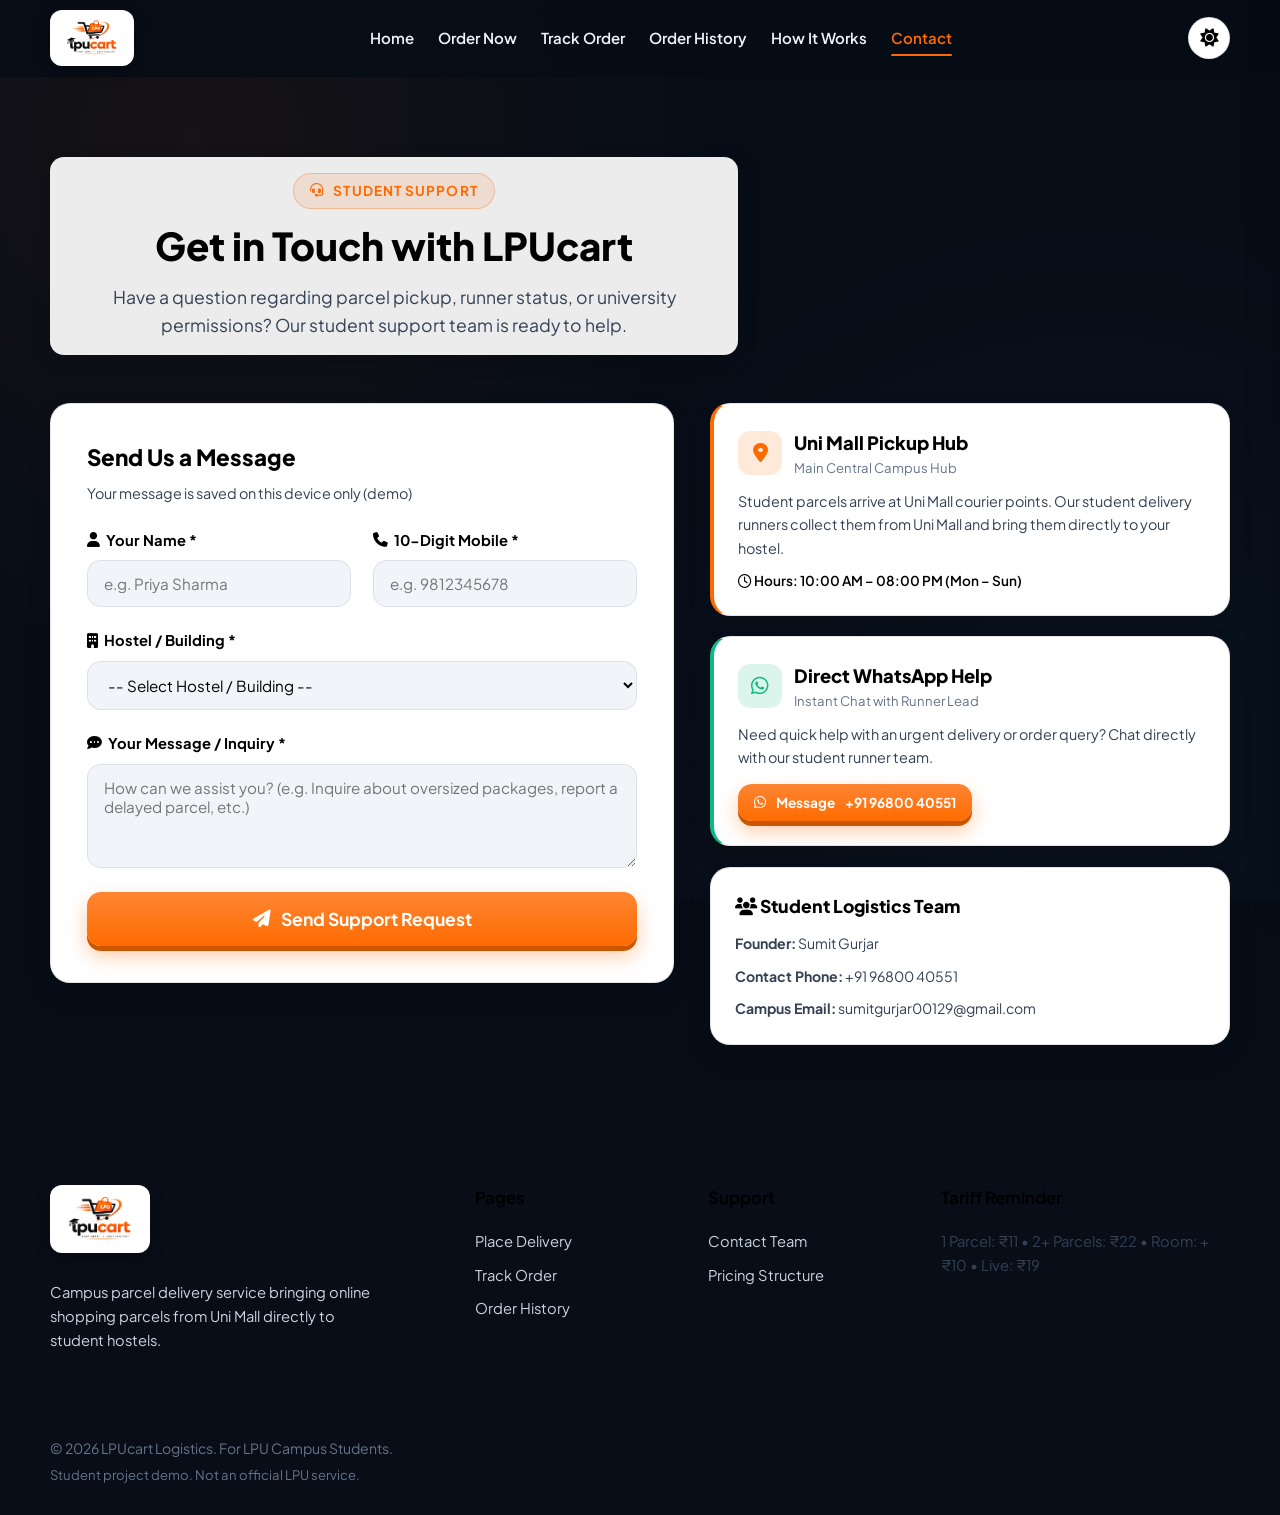
<file: contact.html>
<!DOCTYPE html>
<html lang="en" data-theme="dark">
<head>
  <meta charset="UTF-8">
  <meta name="viewport" content="width=device-width, initial-scale=1.0">
  <title>Contact Support - LPUcart - Uni Mall se Hostel Parcel Delivery</title>
  <meta name="description" content="Get in touch with the LPUcart student team. Direct WhatsApp help, phone support, and message form.">
  <link rel="canonical" href="https://lpucart-delivery.netlify.app/contact">

  <!-- Favicon & Touch Icons -->
  <link rel="icon" href="/favicon.png" type="image/png">
  <link rel="apple-touch-icon" href="/apple-touch-icon.png">

  <!-- Open Graph / Facebook -->
  <meta property="og:type" content="website">
  <meta property="og:site_name" content="LPUcart">
  <meta property="og:url" content="https://lpucart-delivery.netlify.app/contact">
  <meta property="og:title" content="Contact Support - LPUcart - Uni Mall se Hostel Parcel Delivery">
  <meta property="og:description" content="Get in touch with the LPUcart student team. Direct WhatsApp help, phone support, and message form.">
  <meta property="og:image" content="https://lpucart-delivery.netlify.app/assets/logo.png">

  <!-- Twitter Card -->
  <meta name="twitter:card" content="summary_large_image">
  <meta name="twitter:title" content="Contact Support - LPUcart - Uni Mall se Hostel Parcel Delivery">
  <meta name="twitter:description" content="Get in touch with the LPUcart student team. Direct WhatsApp help, phone support, and message form.">
  <meta name="twitter:image" content="https://lpucart-delivery.netlify.app/assets/logo.png">

  <!-- Google Fonts -->
  <link rel="preconnect" href="https://fonts.googleapis.com">
  <link rel="preconnect" href="https://fonts.gstatic.com" crossorigin>
  <link href="https://fonts.googleapis.com/css2?family=Plus+Jakarta+Sans:wght@400;500;600;700;800;900&display=swap" rel="stylesheet">

  <!-- FontAwesome Icons -->
  <link rel="stylesheet" href="https://cdnjs.cloudflare.com/ajax/libs/font-awesome/6.4.0/css/all.min.css">

  <!-- Main Stylesheet -->
  <link rel="stylesheet" href="/css/style.css">
</head>
<body>

  <!-- Shared Navbar -->
  <header class="navbar">
    <div class="container nav-container">
      <a href="index.html" class="nav-logo brand-logo-pill" aria-label="LPUcart Home">
        <img src="/assets/logo.png" alt="LPUcart Logo" class="nav-brand-logo" width="64" height="48">
      </a>

      <nav class="nav-links">
        <a href="index.html" class="nav-link">Home</a>
        <a href="order.html" class="nav-link">Order Now</a>
        <a href="track.html" class="nav-link">Track Order</a>
        <a href="history.html" class="nav-link">Order History</a>
        <a href="how-it-works.html" class="nav-link">How It Works</a>
        <a href="contact.html" class="nav-link active">Contact</a>
      </nav>

      <div class="nav-actions">
        <button class="theme-toggle-btn" onclick="toggleTheme()" aria-label="Toggle Theme">
          <i class="fa-solid fa-sun"></i>
        </button>
        <button class="mobile-menu-btn" id="mobile-menu-btn" aria-label="Open Mobile Menu">
          <i class="fa-solid fa-bars"></i>
        </button>
      </div>
    </div>
  </header>

  <!-- Mobile Off-Canvas Drawer -->
  <div class="mobile-nav-overlay" id="mobile-nav-overlay"></div>
  <aside class="mobile-nav-menu" id="mobile-nav-menu">
    <div style="display:flex; justify-content:space-between; align-items:center; margin-bottom:20px;">
      <a href="index.html" class="brand-logo-pill" aria-label="LPUcart Home">
        <img src="/assets/logo.png" alt="LPUcart Logo" class="nav-brand-logo" width="48" height="36">
      </a>
      <button class="theme-toggle-btn" onclick="toggleTheme()"><i class="fa-solid fa-sun"></i></button>
    </div>
    <a href="index.html" class="nav-link"><i class="fa-solid fa-house"></i> Home</a>
    <a href="order.html" class="nav-link"><i class="fa-solid fa-cart-shopping"></i> Order Now</a>
    <a href="track.html" class="nav-link"><i class="fa-solid fa-location-crosshairs"></i> Track Order</a>
    <a href="history.html" class="nav-link"><i class="fa-solid fa-clock-rotate-left"></i> Order History</a>
    <a href="how-it-works.html" class="nav-link"><i class="fa-solid fa-circle-question"></i> How It Works</a>
    <a href="contact.html" class="nav-link active"><i class="fa-solid fa-envelope"></i> Contact Us</a>
  </aside>

  <!-- MAIN CONTACT CONTENT -->
  <main class="section-py">
    <div class="container">
      <div class="section-header text-center">
        <div class="section-badge"><i class="fa-solid fa-headset"></i> Student Support</div>
        <h1 class="section-title">Get in Touch with LPUcart</h1>
        <p class="section-desc">Have a question regarding parcel pickup, runner status, or university permissions? Our student support team is ready to help.</p>
      </div>

      <div style="display: grid; grid-template-columns: 1.2fr 1fr; gap: 36px; align-items: start;">
        
        <!-- Left: Contact Form -->
        <div class="glass-card form-card tilt-card" style="max-width: 100%; margin: 0; padding: 36px;">
          <h2 style="font-size: 1.4rem; font-weight: 800; margin-bottom: 6px;">Send Us a Message</h2>
          <p style="color: var(--text-secondary); font-size: 0.9rem; margin-bottom: 24px;">Your message is saved on this device only (demo)</p>

          <form onsubmit="handleContactSubmit(event)">
            <div class="form-grid">
              
              <div class="form-group">
                <label class="form-label" for="contact-name"><i class="fa-solid fa-user text-primary"></i> Your Name *</label>
                <input type="text" id="contact-name" class="form-input" placeholder="e.g. Priya Sharma" required>
              </div>

              <div class="form-group">
                <label class="form-label" for="contact-phone"><i class="fa-solid fa-phone text-primary"></i> 10-Digit Mobile *</label>
                <input type="tel" id="contact-phone" class="form-input" placeholder="e.g. 9812345678" pattern="[0-9]{10}" maxlength="10" required>
              </div>

              <div class="form-group form-col-full">
                <label class="form-label" for="contact-hostel"><i class="fa-solid fa-building text-primary"></i> Hostel / Building *</label>
                <select id="contact-hostel" class="form-select" required>
                  <!-- Populated from js/main.js HOSTELS config -->
                </select>
              </div>

              <div class="form-group form-col-full" id="contact-custom-hostel-group" style="display: none;">
                <label class="form-label" for="contact-custom-hostel-input"><i class="fa-solid fa-pen text-primary"></i> Specify Building Name / Number *</label>
                <input type="text" id="contact-custom-hostel-input" class="form-input" placeholder="e.g. Uni-Hotel, Staff Quarter 12, Block 36">
              </div>

              <div class="form-group form-col-full">
                <label class="form-label" for="contact-message"><i class="fa-solid fa-comment-dots text-primary"></i> Your Message / Inquiry *</label>
                <textarea id="contact-message" class="form-textarea" rows="4" placeholder="How can we assist you? (e.g. Inquire about oversized packages, report a delayed parcel, etc.)" required></textarea>
              </div>

            </div>

            <div style="margin-top: 24px;">
              <button type="submit" class="btn-3d btn-3d-orange btn-lg btn-full">
                <i class="fa-solid fa-paper-plane"></i> Send Support Request
              </button>
            </div>
          </form>
        </div>

        <!-- Right: Campus Contact Cards & Info -->
        <div style="display: flex; flex-direction: column; gap: 20px;">
          
          <!-- Uni Mall Hub Card -->
          <div class="glass-card tilt-card" style="padding: 24px; border-left: 4px solid var(--primary);">
            <div class="tilt-inner">
              <div style="display: flex; align-items: center; gap: 12px; margin-bottom: 12px;">
                <div style="width: 44px; height: 44px; border-radius: 12px; background: rgba(255, 107, 0, 0.15); color: var(--primary); display: flex; align-items: center; justify-content: center; font-size: 1.25rem;">
                  <i class="fa-solid fa-location-dot"></i>
                </div>
                <div>
                  <h3 style="font-size: 1.15rem; font-weight: 800;">Uni Mall Pickup Hub</h3>
                  <div style="font-size: 0.82rem; color: var(--text-muted);">Main Central Campus Hub</div>
                </div>
              </div>
              <p style="font-size: 0.9rem; color: var(--text-secondary); margin-bottom: 10px;">
                Student parcels arrive at Uni Mall courier points. Our student delivery runners collect them from Uni Mall and bring them directly to your hostel.
              </p>
              <div style="font-size: 0.85rem; color: var(--text-primary); font-weight: 600;">
                <i class="fa-regular fa-clock text-amber-500"></i> Hours: 10:00 AM – 08:00 PM (Mon – Sun)
              </div>
            </div>
          </div>

          <!-- WhatsApp Direct Help -->
          <div class="glass-card tilt-card" style="padding: 24px; border-left: 4px solid var(--accent-green);">
            <div class="tilt-inner">
              <div style="display: flex; align-items: center; gap: 12px; margin-bottom: 12px;">
                <div style="width: 44px; height: 44px; border-radius: 12px; background: rgba(16, 185, 129, 0.15); color: var(--accent-green); display: flex; align-items: center; justify-content: center; font-size: 1.25rem;">
                  <i class="fa-brands fa-whatsapp"></i>
                </div>
                <div>
                  <h3 style="font-size: 1.15rem; font-weight: 800;">Direct WhatsApp Help</h3>
                  <div style="font-size: 0.82rem; color: var(--text-muted);">Instant Chat with Runner Lead</div>
                </div>
              </div>
              <p style="font-size: 0.9rem; color: var(--text-secondary); margin-bottom: 14px;">
                Need quick help with an urgent delivery or order query? Chat directly with our student runner team.
              </p>
              <a href="https://wa.me/919680040551" id="contact-whatsapp-link" target="_blank" class="btn-3d btn-3d-orange btn-sm">
                <i class="fa-brands fa-whatsapp"></i> Message <span id="contact-phone-display">+91 96800 40551</span>
              </a>
            </div>
          </div>

          <!-- Student Logistics Team -->
          <div class="glass-card tilt-card" style="padding: 24px;">
            <div class="tilt-inner">
              <h3 style="font-size: 1.1rem; font-weight: 800; margin-bottom: 12px;">
                <i class="fa-solid fa-users text-primary"></i> Student Logistics Team
              </h3>
              <div style="display: flex; flex-direction: column; gap: 10px; font-size: 0.88rem; color: var(--text-secondary);">
                <div><strong>Founder:</strong> <span class="owner-name-val">Sumit Gurjar</span></div>
                <div><strong>Contact Phone:</strong> <a href="tel:919680040551" style="color: inherit;" class="support-phone-val">+91 96800 40551</a></div>
                <div><strong>Campus Email:</strong> <a href="mailto:sumitgurjar00129@gmail.com" style="color: inherit;" class="support-email-val">sumitgurjar00129@gmail.com</a></div>
              </div>
            </div>
          </div>

        </div>

      </div>
    </div>
  </main>

  <!-- Shared Footer -->
  <footer class="site-footer">
    <div class="container">
      <div class="footer-grid">
        <div class="footer-brand">
          <a href="index.html" class="brand-logo-pill footer-logo-pill" aria-label="LPUcart Home" style="display: inline-flex; margin-bottom: 12px;">
            <img src="/assets/logo.png" alt="LPUcart Logo" class="footer-brand-logo" width="80" height="60">
          </a>
          <p>Campus parcel delivery service bringing online shopping parcels from Uni Mall directly to student hostels.</p>
        </div>
        <div>
          <h4 class="footer-heading">Pages</h4>
          <ul class="footer-links">
            <li><a href="order.html">Place Delivery</a></li>
            <li><a href="track.html">Track Order</a></li>
            <li><a href="history.html">Order History</a></li>
          </ul>
        </div>
        <div>
          <h4 class="footer-heading">Support</h4>
          <ul class="footer-links">
            <li><a href="contact.html">Contact Team</a></li>
            <li><a href="how-it-works.html">Pricing Structure</a></li>
          </ul>
        </div>
        <div>
          <h4 class="footer-heading">Tariff Reminder</h4>
          <p style="color: var(--text-secondary); font-size: 0.92rem;">
            1 Parcel: ₹11 • 2+ Parcels: ₹22 • Room: +₹10 • Live: ₹19
          </p>
        </div>
      </div>
      <div class="footer-bottom">
        <div>
          <div>&copy; 2026 LPUcart Logistics. For LPU Campus Students.</div>
          <div style="font-size:0.82rem; color:var(--text-muted); margin-top:4px;">Student project demo. Not an official LPU service.</div>
        </div>
      </div>
    </div>
  </footer>

  <!-- Scripts -->
  <script src="/js/main.js"></script>
  <script src="/js/pricing.js"></script>
  <script src="/js/storage.js"></script>

  <script>
    document.addEventListener("DOMContentLoaded", () => {
      window.renderHostelDropdown(
        document.getElementById("contact-hostel"),
        document.getElementById("contact-custom-hostel-group"),
        document.getElementById("contact-custom-hostel-input")
      );
    });

    function handleContactSubmit(e) {
      e.preventDefault();
      const submitBtn = e.target.querySelector("button[type='submit']");
      if (submitBtn && submitBtn.disabled) return;

      const name = document.getElementById("contact-name").value.trim();
      const phone = document.getElementById("contact-phone").value.trim();
      const hostel = window.getSelectedHostelValue(
        document.getElementById("contact-hostel"),
        document.getElementById("contact-custom-hostel-input")
      );
      const msg = document.getElementById("contact-message").value.trim();

      if (!/^\d{10}$/.test(phone)) {
        showToast("Please enter a valid 10-digit mobile number", "error");
        document.getElementById("contact-phone").focus();
        return;
      }

      if (!hostel || document.getElementById("contact-hostel").value === "") {
        showToast("Please select your hostel or building", "error");
        document.getElementById("contact-hostel").focus();
        return;
      }

      if (submitBtn) {
        submitBtn.disabled = true;
      }

      window.LPU_STORAGE.saveContactMessage(name, phone, hostel, msg);
      showToast("Your message is saved on this device only (demo)", "success");
      e.target.reset();

      // Reset custom input visibility
      const customGrp = document.getElementById("contact-custom-hostel-group");
      if (customGrp) customGrp.style.display = "none";

      if (submitBtn) {
        setTimeout(() => { submitBtn.disabled = false; }, 800);
      }
    }
  </script>
</body>
</html>
</file>
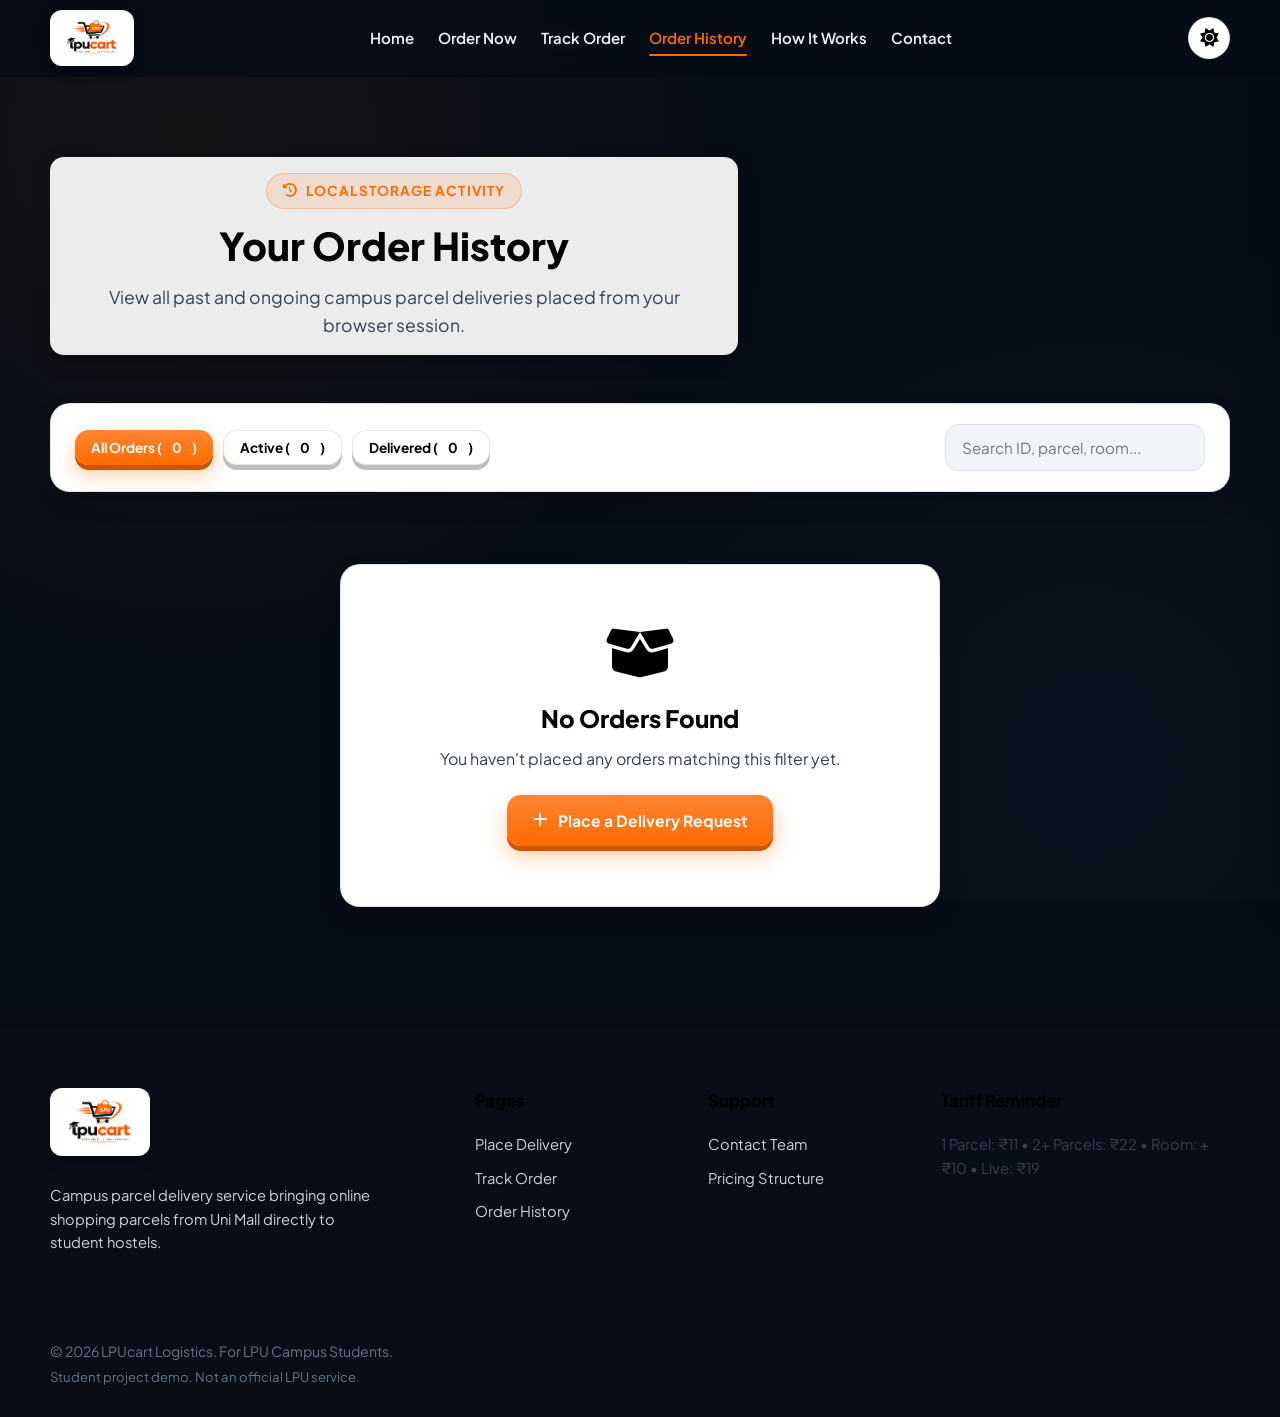
<file: history.html>
<!DOCTYPE html>
<html lang="en" data-theme="dark">
<head>
  <meta charset="UTF-8">
  <meta name="viewport" content="width=device-width, initial-scale=1.0">
  <title>Order History - LPUcart - Uni Mall se Hostel Parcel Delivery</title>
  <meta name="description" content="View your past campus parcel deliveries, booking receipts, handover OTP logs, and re-order with one click on LPUcart.">
  <link rel="canonical" href="https://lpucart-delivery.netlify.app/history">

  <!-- Favicon & Touch Icons -->
  <link rel="icon" href="/favicon.png" type="image/png">
  <link rel="apple-touch-icon" href="/apple-touch-icon.png">

  <!-- Open Graph / Facebook -->
  <meta property="og:type" content="website">
  <meta property="og:site_name" content="LPUcart">
  <meta property="og:url" content="https://lpucart-delivery.netlify.app/history">
  <meta property="og:title" content="Order History - LPUcart - Uni Mall se Hostel Parcel Delivery">
  <meta property="og:description" content="View your past campus parcel deliveries, booking receipts, handover OTP logs, and re-order with one click on LPUcart.">
  <meta property="og:image" content="https://lpucart-delivery.netlify.app/assets/logo.png">

  <!-- Twitter Card -->
  <meta name="twitter:card" content="summary_large_image">
  <meta name="twitter:title" content="Order History - LPUcart - Uni Mall se Hostel Parcel Delivery">
  <meta name="twitter:description" content="View your past campus parcel deliveries, booking receipts, handover OTP logs, and re-order with one click on LPUcart.">
  <meta name="twitter:image" content="https://lpucart-delivery.netlify.app/assets/logo.png">

  <!-- Google Fonts -->
  <link rel="preconnect" href="https://fonts.googleapis.com">
  <link rel="preconnect" href="https://fonts.gstatic.com" crossorigin>
  <link href="https://fonts.googleapis.com/css2?family=Plus+Jakarta+Sans:wght@400;500;600;700;800;900&display=swap" rel="stylesheet">

  <!-- FontAwesome Icons -->
  <link rel="stylesheet" href="https://cdnjs.cloudflare.com/ajax/libs/font-awesome/6.4.0/css/all.min.css">

  <!-- Main Stylesheet -->
  <link rel="stylesheet" href="/css/style.css">
</head>
<body>

  <!-- Shared Navbar -->
  <header class="navbar">
    <div class="container nav-container">
      <a href="index.html" class="nav-logo brand-logo-pill" aria-label="LPUcart Home">
        <img src="/assets/logo.png" alt="LPUcart Logo" class="nav-brand-logo" width="64" height="48">
      </a>

      <nav class="nav-links">
        <a href="index.html" class="nav-link">Home</a>
        <a href="order.html" class="nav-link">Order Now</a>
        <a href="track.html" class="nav-link">Track Order</a>
        <a href="history.html" class="nav-link active">Order History</a>
        <a href="how-it-works.html" class="nav-link">How It Works</a>
        <a href="contact.html" class="nav-link">Contact</a>
      </nav>

      <div class="nav-actions">
        <button class="theme-toggle-btn" onclick="toggleTheme()" aria-label="Toggle Theme">
          <i class="fa-solid fa-sun"></i>
        </button>
        <button class="mobile-menu-btn" id="mobile-menu-btn" aria-label="Open Mobile Menu">
          <i class="fa-solid fa-bars"></i>
        </button>
      </div>
    </div>
  </header>

  <!-- Mobile Off-Canvas Drawer -->
  <div class="mobile-nav-overlay" id="mobile-nav-overlay"></div>
  <aside class="mobile-nav-menu" id="mobile-nav-menu">
    <div style="display:flex; justify-content:space-between; align-items:center; margin-bottom:20px;">
      <a href="index.html" class="brand-logo-pill" aria-label="LPUcart Home">
        <img src="/assets/logo.png" alt="LPUcart Logo" class="nav-brand-logo" width="48" height="36">
      </a>
      <button class="theme-toggle-btn" onclick="toggleTheme()"><i class="fa-solid fa-sun"></i></button>
    </div>
    <a href="index.html" class="nav-link"><i class="fa-solid fa-house"></i> Home</a>
    <a href="order.html" class="nav-link"><i class="fa-solid fa-cart-shopping"></i> Order Now</a>
    <a href="track.html" class="nav-link"><i class="fa-solid fa-location-crosshairs"></i> Track Order</a>
    <a href="history.html" class="nav-link active"><i class="fa-solid fa-clock-rotate-left"></i> Order History</a>
    <a href="how-it-works.html" class="nav-link"><i class="fa-solid fa-circle-question"></i> How It Works</a>
    <a href="contact.html" class="nav-link"><i class="fa-solid fa-envelope"></i> Contact Us</a>
  </aside>

  <!-- MAIN HISTORY PAGE -->
  <main class="section-py">
    <div class="container">
      <div class="section-header text-center">
        <div class="section-badge"><i class="fa-solid fa-clock-rotate-left"></i> LocalStorage Activity</div>
        <h1 class="section-title">Your Order History</h1>
        <p class="section-desc">View all past and ongoing campus parcel deliveries placed from your browser session.</p>
      </div>

      <!-- Controls & Filter Bar -->
      <div class="glass-card tilt-card" style="padding: 20px 24px; margin-bottom: 32px; display: flex; align-items: center; justify-content: space-between; flex-wrap: wrap; gap: 16px;">
        <!-- Filter Tabs -->
        <div style="display: flex; gap: 10px; flex-wrap: wrap;">
          <button class="btn-3d btn-3d-orange btn-sm" id="tab-all" onclick="setFilter('all')">All Orders (<span id="count-all">0</span>)</button>
          <button class="btn-3d btn-3d-outline btn-sm" id="tab-active" onclick="setFilter('active')">Active (<span id="count-active">0</span>)</button>
          <button class="btn-3d btn-3d-outline btn-sm" id="tab-delivered" onclick="setFilter('delivered')">Delivered (<span id="count-delivered">0</span>)</button>
        </div>

        <!-- Search Input -->
        <div style="display: flex; gap: 10px; min-width: 260px;">
          <input type="text" id="history-search" class="form-input" placeholder="Search ID, parcel, room..." oninput="renderOrders()">
        </div>
      </div>

      <!-- Orders List Container -->
      <div id="orders-list-grid" style="display: flex; flex-direction: column; gap: 20px;">
        <!-- Populated dynamically -->
      </div>

      <!-- Empty State -->
      <div id="history-empty-state" class="glass-card" style="display: none; padding: 60px 20px; text-align: center; max-width: 600px; margin: 40px auto;">
        <i class="fa-solid fa-box-open text-amber-500" style="font-size: 3.5rem; margin-bottom: 18px;"></i>
        <h3 style="font-size: 1.5rem; font-weight: 800; margin-bottom: 8px;">No Orders Found</h3>
        <p style="color: var(--text-secondary); margin-bottom: 24px;">You haven't placed any orders matching this filter yet.</p>
        <a href="order.html" class="btn-3d btn-3d-orange"><i class="fa-solid fa-plus"></i> Place a Delivery Request</a>
      </div>

    </div>
  </main>

  <!-- Shared Footer -->
  <footer class="site-footer">
    <div class="container">
      <div class="footer-grid">
        <div class="footer-brand">
          <a href="index.html" class="brand-logo-pill footer-logo-pill" aria-label="LPUcart Home" style="display: inline-flex; margin-bottom: 12px;">
            <img src="/assets/logo.png" alt="LPUcart Logo" class="footer-brand-logo" width="80" height="60">
          </a>
          <p>Campus parcel delivery service bringing online shopping parcels from Uni Mall directly to student hostels.</p>
        </div>
        <div>
          <h4 class="footer-heading">Pages</h4>
          <ul class="footer-links">
            <li><a href="order.html">Place Delivery</a></li>
            <li><a href="track.html">Track Order</a></li>
            <li><a href="history.html">Order History</a></li>
          </ul>
        </div>
        <div>
          <h4 class="footer-heading">Support</h4>
          <ul class="footer-links">
            <li><a href="contact.html">Contact Team</a></li>
            <li><a href="how-it-works.html">Pricing Structure</a></li>
          </ul>
        </div>
        <div>
          <h4 class="footer-heading">Tariff Reminder</h4>
          <p style="color: var(--text-secondary); font-size: 0.92rem;">
            1 Parcel: ₹11 • 2+ Parcels: ₹22 • Room: +₹10 • Live: ₹19
          </p>
        </div>
      </div>
      <div class="footer-bottom">
        <div>
          <div>&copy; 2026 LPUcart Logistics. For LPU Campus Students.</div>
          <div style="font-size:0.82rem; color:var(--text-muted); margin-top:4px;">Student project demo. Not an official LPU service.</div>
        </div>
      </div>
    </div>
  </footer>

  <!-- Scripts -->
  <script src="/js/main.js"></script>
  <script src="/js/pricing.js"></script>
  <script src="/js/storage.js"></script>

  <script>
    let activeFilter = "all";

    document.addEventListener("DOMContentLoaded", () => {
      renderOrders();
    });

    function setFilter(filter) {
      activeFilter = filter;

      // Update button active state
      document.getElementById("tab-all").className = filter === "all" ? "btn-3d btn-3d-orange btn-sm" : "btn-3d btn-3d-outline btn-sm";
      document.getElementById("tab-active").className = filter === "active" ? "btn-3d btn-3d-orange btn-sm" : "btn-3d btn-3d-outline btn-sm";
      document.getElementById("tab-delivered").className = filter === "delivered" ? "btn-3d btn-3d-orange btn-sm" : "btn-3d btn-3d-outline btn-sm";

      renderOrders();
    }

    function renderOrders() {
      const allOrders = window.LPU_STORAGE ? window.LPU_STORAGE.getMyOrders() : [];
      const searchQuery = (document.getElementById("history-search").value || "").trim().toLowerCase();

      // Counts
      const activeCount = allOrders.filter(o => o.status !== "Delivered" && o.status !== "Confirmed").length;
      const deliveredCount = allOrders.filter(o => o.status === "Delivered" || o.status === "Confirmed").length;

      document.getElementById("count-all").textContent = allOrders.length;
      document.getElementById("count-active").textContent = activeCount;
      document.getElementById("count-delivered").textContent = deliveredCount;

      let filtered = allOrders;

      if (activeFilter === "active") {
        filtered = filtered.filter(o => o.status !== "Delivered" && o.status !== "Confirmed");
      } else if (activeFilter === "delivered") {
        filtered = filtered.filter(o => o.status === "Delivered" || o.status === "Confirmed");
      }

      if (searchQuery) {
        filtered = filtered.filter(o => 
          o.id.toLowerCase().includes(searchQuery) ||
          o.trackingId.toLowerCase().includes(searchQuery) ||
          o.name.toLowerCase().includes(searchQuery) ||
          o.hostelBlock.toLowerCase().includes(searchQuery) ||
          o.roomNo.toLowerCase().includes(searchQuery)
        );
      }

      const grid = document.getElementById("orders-list-grid");
      const emptyState = document.getElementById("history-empty-state");

      if (filtered.length === 0) {
        grid.innerHTML = "";
        emptyState.style.display = "block";
        return;
      }

      emptyState.style.display = "none";
      grid.innerHTML = filtered.map(order => {
        let statusClass = "status-picked";
        if (order.status === "Placed") statusClass = "status-assigned";
        if (order.status === "Assigned") statusClass = "status-assigned";
        if (order.status === "On the way") statusClass = "status-ontheway";
        if (order.status === "Delivered" || order.status === "Confirmed") statusClass = "status-delivered";

        const formattedDate = new Date(order.createdAt).toLocaleString([], { dateStyle: 'medium', timeStyle: 'short' });
        const totalPrice = (order.priceBreakdown && order.priceBreakdown.total !== undefined) ? order.priceBreakdown.total : 11;
        const typeBadge = order.deliveryType === "room" ? "To Room (+₹10)" : (order.deliveryType === "live" ? "Live GPS Location" : "Hostel Gate");
        const runnerFirstName = order.deliveryBoy && order.deliveryBoy.name ? order.deliveryBoy.name.split(' ')[0] : 'Assigning...';

        return `
          <div class="glass-card tilt-card" style="padding: 24px;">
            <div class="tilt-inner" style="display: flex; flex-direction: column; gap: 16px;">
              <div style="display: flex; align-items: center; justify-content: space-between; flex-wrap: wrap; gap: 12px; border-bottom: 1px solid var(--border-subtle); padding-bottom: 14px;">
                <div style="display: flex; align-items: center; gap: 12px;">
                  <span style="font-weight: 900; font-family: var(--font-mono); font-size: 1.25rem; color: var(--primary);">${order.id}</span>
                  <span class="status-pill ${statusClass}">${order.status}</span>
                </div>
                <div style="font-size: 0.85rem; color: var(--text-muted);">
                  <i class="fa-regular fa-calendar"></i> ${formattedDate}
                </div>
              </div>

              <div style="display: grid; grid-template-columns: repeat(auto-fit, minmax(200px, 1fr)); gap: 16px; font-size: 0.9rem;">
                <div>
                  <div style="color: var(--text-muted); font-size: 0.78rem;">DESTINATION</div>
                  <div style="font-weight: 700;">${order.hostelBlock}</div>
                  <div style="color: var(--text-secondary);">Room: ${order.roomNo}</div>
                </div>

                <div>
                  <div style="color: var(--text-muted); font-size: 0.78rem;">PARCELS &amp; SERVICE</div>
                  <div style="font-weight: 700;">${order.parcels} Parcel(s) • ${typeBadge}</div>
                  <div style="color: var(--text-secondary); font-family: var(--font-mono); font-size: 0.82rem;">ID: ${order.trackingId}</div>
                </div>

                <div>
                  <div style="color: var(--text-muted); font-size: 0.78rem;">PAYMENT &amp; OTP</div>
                  <div style="font-weight: 800; color: var(--text-primary);">₹${totalPrice} <span style="font-size: 0.8rem; font-weight: 600; color: var(--accent-green);">(${order.paymentStatus})</span></div>
                  <div style="font-size: 0.85rem; color: var(--primary); font-weight: 700;">
                    <i class="fa-solid fa-key"></i> OTP: ${order.otp}
                  </div>
                </div>
              </div>

              <!-- Order Actions -->
              <div style="display: flex; align-items: center; justify-content: space-between; flex-wrap: wrap; gap: 12px; padding-top: 10px; border-top: 1px solid var(--border-subtle);">
                <div style="display: flex; align-items: center; gap: 8px;">
                  <span style="font-size: 0.85rem; color: var(--text-secondary);">Runner:</span>
                  <strong style="font-size: 0.9rem;">${runnerFirstName}</strong>
                  ${order.rating ? `<span style="color: #f59e0b; font-size: 0.85rem;">★ ${order.rating}</span>` : ''}
                </div>

                <div style="display: flex; gap: 10px;">
                  <a href="track.html?id=${order.id}" class="btn-3d btn-3d-orange btn-sm">
                    <i class="fa-solid fa-location-crosshairs"></i> Track Live
                  </a>
                  <button type="button" class="btn-3d btn-3d-outline btn-sm" onclick="reorder('${order.id}')">
                    <i class="fa-solid fa-rotate-right"></i> Re-Order
                  </button>
                </div>
              </div>
            </div>
          </div>
        `;
      }).join("");

      // Re-init 3D tilt on newly rendered cards
      if (window.init3DTiltCards) window.init3DTiltCards();
    }

    function reorder(orderId) {
      const order = window.LPU_STORAGE.getOrderById(orderId);
      if (order) {
        window.location.href = `order.html?parcels=${order.parcels}&type=${order.deliveryType}`;
      }
    }
  </script>
</body>
</html>
</file>
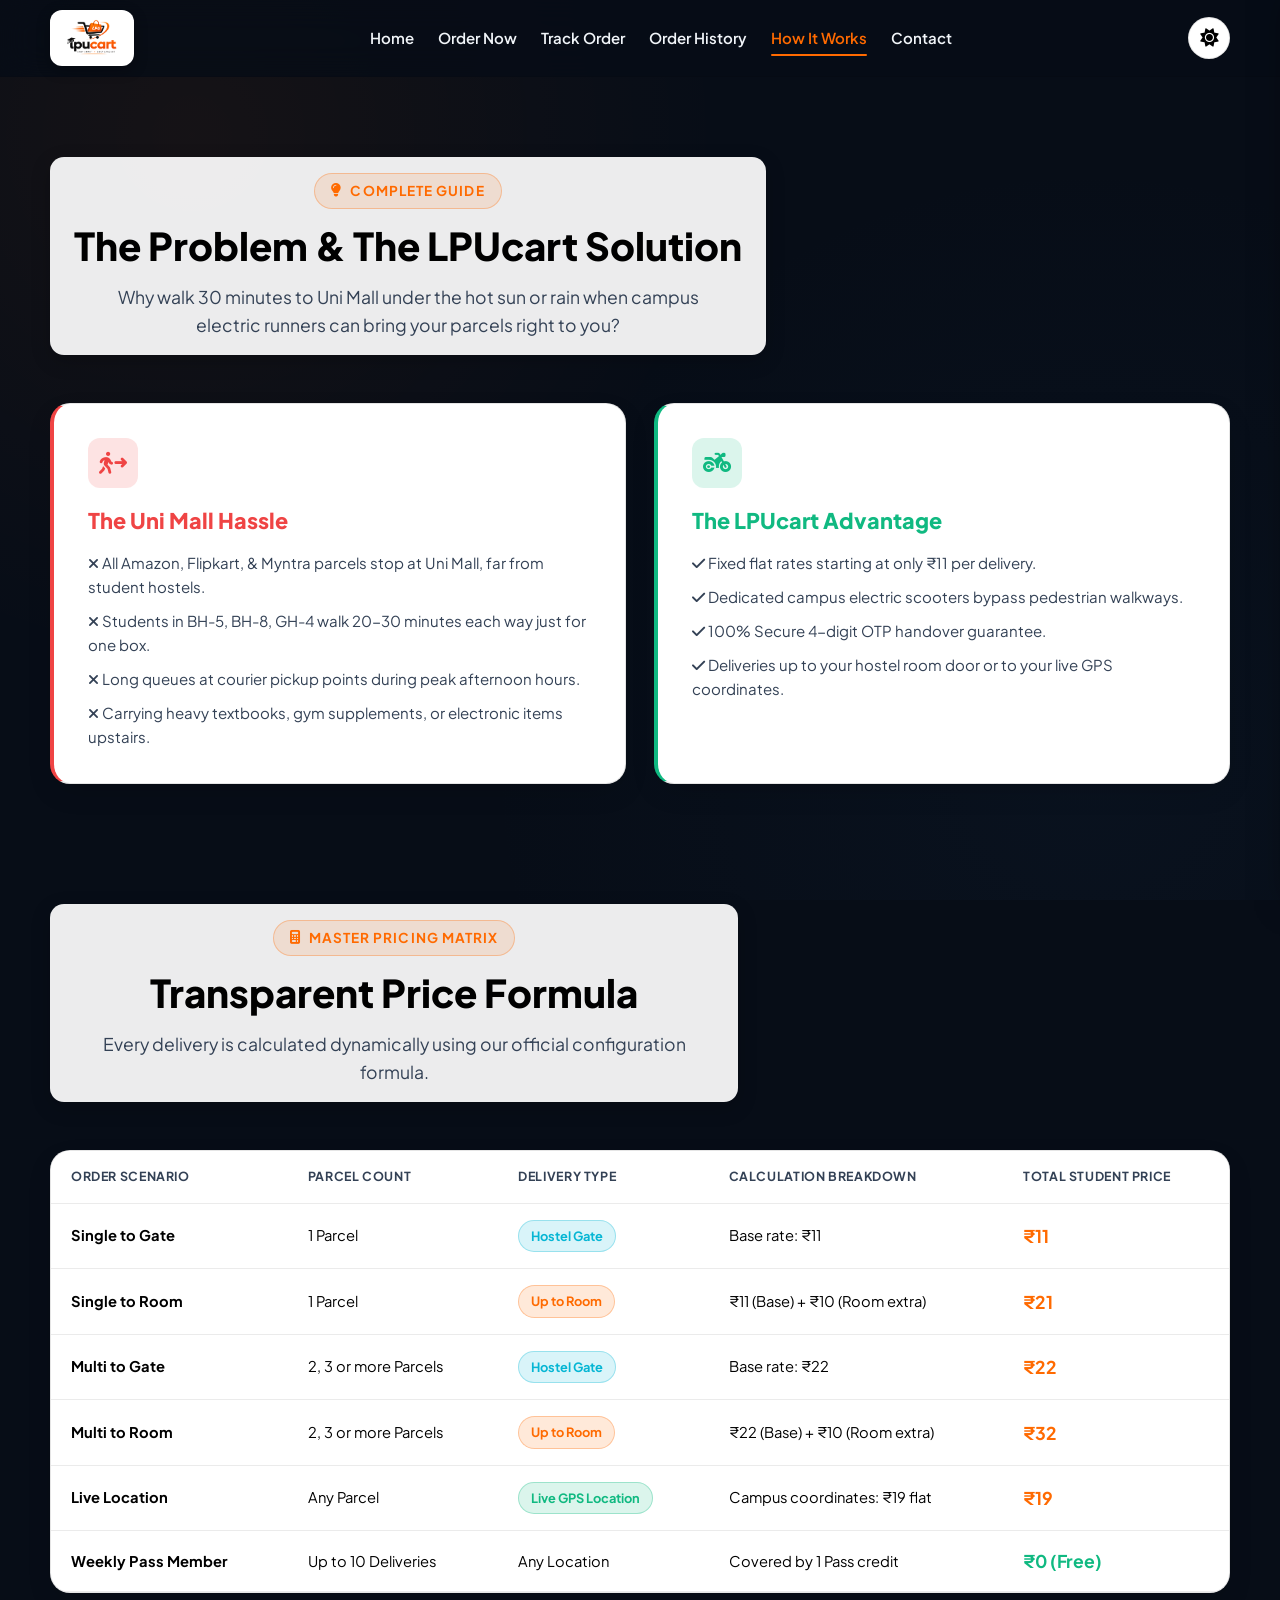
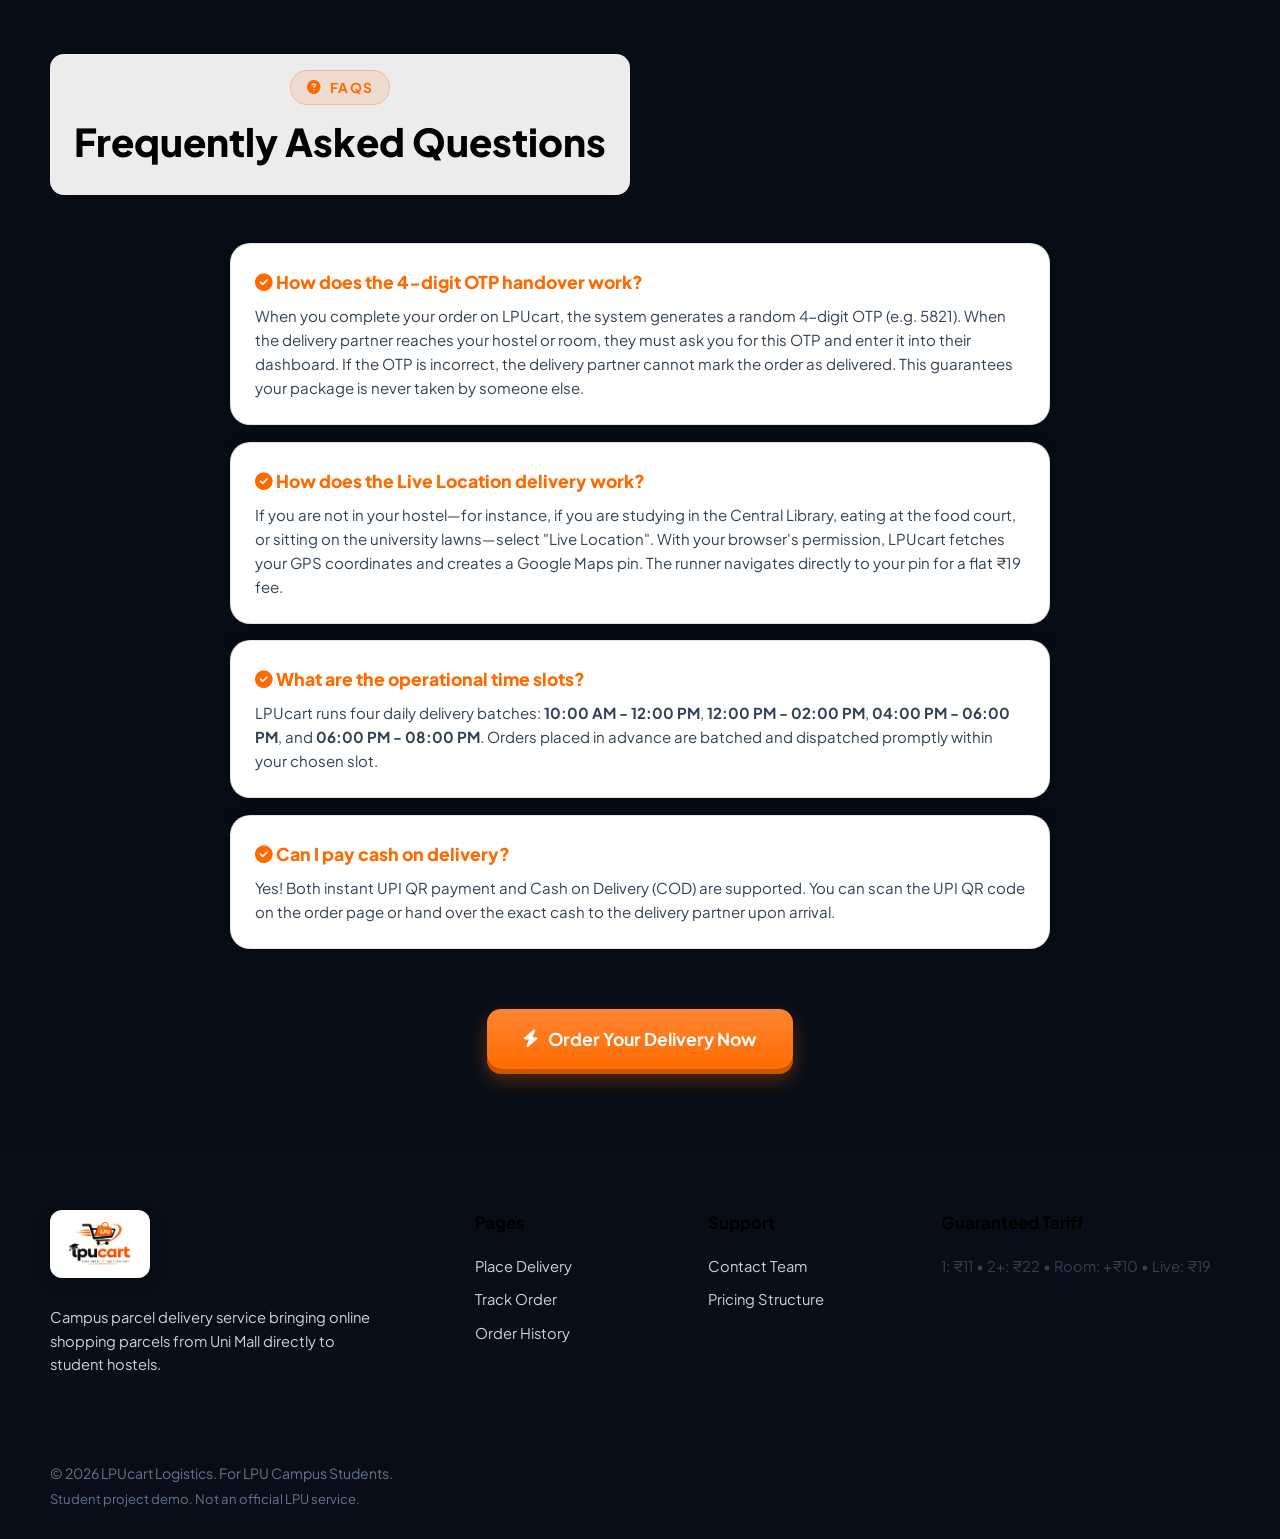
<file: how-it-works.html>
<!DOCTYPE html>
<html lang="en" data-theme="dark">
<head>
  <meta charset="UTF-8">
  <meta name="viewport" content="width=device-width, initial-scale=1.0">
  <title>How It Works - LPUcart - Uni Mall se Hostel Parcel Delivery</title>
  <meta name="description" content="Learn how LPUcart makes parcel collection effortless: parcels arrive at Uni Mall, runners deliver to your hostel gate or room with 4-digit OTP security.">
  <link rel="canonical" href="https://lpucart-delivery.netlify.app/how-it-works">

  <!-- Favicon & Touch Icons -->
  <link rel="icon" href="/favicon.png" type="image/png">
  <link rel="apple-touch-icon" href="/apple-touch-icon.png">

  <!-- Open Graph / Facebook -->
  <meta property="og:type" content="website">
  <meta property="og:site_name" content="LPUcart">
  <meta property="og:url" content="https://lpucart-delivery.netlify.app/how-it-works">
  <meta property="og:title" content="How It Works - LPUcart - Uni Mall se Hostel Parcel Delivery">
  <meta property="og:description" content="Learn how LPUcart makes parcel collection effortless: parcels arrive at Uni Mall, runners deliver to your hostel gate or room with 4-digit OTP security.">
  <meta property="og:image" content="https://lpucart-delivery.netlify.app/assets/logo.png">

  <!-- Twitter Card -->
  <meta name="twitter:card" content="summary_large_image">
  <meta name="twitter:title" content="How It Works - LPUcart - Uni Mall se Hostel Parcel Delivery">
  <meta name="twitter:description" content="Learn how LPUcart makes parcel collection effortless: parcels arrive at Uni Mall, runners deliver to your hostel gate or room with 4-digit OTP security.">
  <meta name="twitter:image" content="https://lpucart-delivery.netlify.app/assets/logo.png">

  <!-- Google Fonts -->
  <link rel="preconnect" href="https://fonts.googleapis.com">
  <link rel="preconnect" href="https://fonts.gstatic.com" crossorigin>
  <link href="https://fonts.googleapis.com/css2?family=Plus+Jakarta+Sans:wght@400;500;600;700;800;900&display=swap" rel="stylesheet">

  <!-- FontAwesome Icons -->
  <link rel="stylesheet" href="https://cdnjs.cloudflare.com/ajax/libs/font-awesome/6.4.0/css/all.min.css">

  <!-- Main Stylesheet -->
  <link rel="stylesheet" href="/css/style.css">
</head>
<body>

  <!-- Shared Navbar -->
  <header class="navbar">
    <div class="container nav-container">
      <a href="index.html" class="nav-logo brand-logo-pill" aria-label="LPUcart Home">
        <img src="/assets/logo.png" alt="LPUcart Logo" class="nav-brand-logo" width="64" height="48">
      </a>

      <nav class="nav-links">
        <a href="index.html" class="nav-link">Home</a>
        <a href="order.html" class="nav-link">Order Now</a>
        <a href="track.html" class="nav-link">Track Order</a>
        <a href="history.html" class="nav-link">Order History</a>
        <a href="how-it-works.html" class="nav-link active">How It Works</a>
        <a href="contact.html" class="nav-link">Contact</a>
      </nav>

      <div class="nav-actions">
        <button class="theme-toggle-btn" onclick="toggleTheme()" aria-label="Toggle Theme">
          <i class="fa-solid fa-sun"></i>
        </button>
        <button class="mobile-menu-btn" id="mobile-menu-btn" aria-label="Open Mobile Menu">
          <i class="fa-solid fa-bars"></i>
        </button>
      </div>
    </div>
  </header>

  <!-- Mobile Off-Canvas Drawer -->
  <div class="mobile-nav-overlay" id="mobile-nav-overlay"></div>
  <aside class="mobile-nav-menu" id="mobile-nav-menu">
    <div style="display:flex; justify-content:space-between; align-items:center; margin-bottom:20px;">
      <a href="index.html" class="brand-logo-pill" aria-label="LPUcart Home">
        <img src="/assets/logo.png" alt="LPUcart Logo" class="nav-brand-logo" width="48" height="36">
      </a>
      <button class="theme-toggle-btn" onclick="toggleTheme()"><i class="fa-solid fa-sun"></i></button>
    </div>
    <a href="index.html" class="nav-link"><i class="fa-solid fa-house"></i> Home</a>
    <a href="order.html" class="nav-link"><i class="fa-solid fa-cart-shopping"></i> Order Now</a>
    <a href="track.html" class="nav-link"><i class="fa-solid fa-location-crosshairs"></i> Track Order</a>
    <a href="history.html" class="nav-link"><i class="fa-solid fa-clock-rotate-left"></i> Order History</a>
    <a href="how-it-works.html" class="nav-link active"><i class="fa-solid fa-circle-question"></i> How It Works</a>
    <a href="contact.html" class="nav-link"><i class="fa-solid fa-envelope"></i> Contact Us</a>
  </aside>

  <!-- MAIN HOW IT WORKS CONTENT -->
  <main class="section-py">
    <div class="container">
      <div class="section-header text-center">
        <div class="section-badge"><i class="fa-solid fa-lightbulb"></i> Complete Guide</div>
        <h1 class="section-title">The Problem &amp; The LPUcart Solution</h1>
        <p class="section-desc">Why walk 30 minutes to Uni Mall under the hot sun or rain when campus electric runners can bring your parcels right to you?</p>
      </div>

      <!-- Problem vs Solution 3D Split -->
      <div style="display: grid; grid-template-columns: repeat(auto-fit, minmax(320px, 1fr)); gap: 28px; margin-bottom: 60px;">
        <!-- The Problem -->
        <div class="glass-card tilt-card" style="padding: 34px; border-left: 4px solid var(--accent-red);">
          <div class="tilt-inner">
            <div style="width: 50px; height: 50px; border-radius: 12px; background: rgba(239, 68, 68, 0.15); color: var(--accent-red); display: flex; align-items: center; justify-content: center; font-size: 1.4rem; margin-bottom: 16px;">
              <i class="fa-solid fa-person-walking-arrow-right"></i>
            </div>
            <h3 style="font-size: 1.35rem; font-weight: 800; margin-bottom: 12px; color: var(--accent-red);">The Uni Mall Hassle</h3>
            <ul style="display: flex; flex-direction: column; gap: 10px; color: var(--text-secondary); font-size: 0.94rem;">
              <li><i class="fa-solid fa-xmark text-rose-500"></i> All Amazon, Flipkart, &amp; Myntra parcels stop at Uni Mall, far from student hostels.</li>
              <li><i class="fa-solid fa-xmark text-rose-500"></i> Students in BH-5, BH-8, GH-4 walk 20-30 minutes each way just for one box.</li>
              <li><i class="fa-solid fa-xmark text-rose-500"></i> Long queues at courier pickup points during peak afternoon hours.</li>
              <li><i class="fa-solid fa-xmark text-rose-500"></i> Carrying heavy textbooks, gym supplements, or electronic items upstairs.</li>
            </ul>
          </div>
        </div>

        <!-- The Solution -->
        <div class="glass-card tilt-card" style="padding: 34px; border-left: 4px solid var(--accent-green);">
          <div class="tilt-inner">
            <div style="width: 50px; height: 50px; border-radius: 12px; background: rgba(16, 185, 129, 0.15); color: var(--accent-green); display: flex; align-items: center; justify-content: center; font-size: 1.4rem; margin-bottom: 16px;">
              <i class="fa-solid fa-motorcycle"></i>
            </div>
            <h3 style="font-size: 1.35rem; font-weight: 800; margin-bottom: 12px; color: var(--accent-green);">The LPUcart Advantage</h3>
            <ul style="display: flex; flex-direction: column; gap: 10px; color: var(--text-secondary); font-size: 0.94rem;">
              <li><i class="fa-solid fa-check text-emerald-400"></i> Fixed flat rates starting at only ₹11 per delivery.</li>
              <li><i class="fa-solid fa-check text-emerald-400"></i> Dedicated campus electric scooters bypass pedestrian walkways.</li>
              <li><i class="fa-solid fa-check text-emerald-400"></i> 100% Secure 4-digit OTP handover guarantee.</li>
              <li><i class="fa-solid fa-check text-emerald-400"></i> Deliveries up to your hostel room door or to your live GPS coordinates.</li>
            </ul>
          </div>
        </div>
      </div>

      <!-- EXACT PRICING MATRIX TABLE -->
      <div class="section-header text-center" style="margin-top: 60px;">
        <div class="section-badge"><i class="fa-solid fa-calculator"></i> Master Pricing Matrix</div>
        <h2 class="section-title">Transparent Price Formula</h2>
        <p class="section-desc">Every delivery is calculated dynamically using our official configuration formula.</p>
      </div>

      <div class="glass-card tilt-card dash-table-wrapper" style="margin-bottom: 60px;">
        <table class="data-table">
          <thead>
            <tr>
              <th>Order Scenario</th>
              <th>Parcel Count</th>
              <th>Delivery Type</th>
              <th>Calculation Breakdown</th>
              <th>Total Student Price</th>
            </tr>
          </thead>
          <tbody>
            <tr>
              <td><strong>Single to Gate</strong></td>
              <td>1 Parcel</td>
              <td><span class="status-pill status-picked">Hostel Gate</span></td>
              <td>Base rate: ₹11</td>
              <td><strong style="color: var(--primary); font-size: 1.1rem;">₹11</strong></td>
            </tr>
            <tr>
              <td><strong>Single to Room</strong></td>
              <td>1 Parcel</td>
              <td><span class="status-pill status-ontheway">Up to Room</span></td>
              <td>₹11 (Base) + ₹10 (Room extra)</td>
              <td><strong style="color: var(--primary); font-size: 1.1rem;">₹21</strong></td>
            </tr>
            <tr>
              <td><strong>Multi to Gate</strong></td>
              <td>2, 3 or more Parcels</td>
              <td><span class="status-pill status-picked">Hostel Gate</span></td>
              <td>Base rate: ₹22</td>
              <td><strong style="color: var(--primary); font-size: 1.1rem;">₹22</strong></td>
            </tr>
            <tr>
              <td><strong>Multi to Room</strong></td>
              <td>2, 3 or more Parcels</td>
              <td><span class="status-pill status-ontheway">Up to Room</span></td>
              <td>₹22 (Base) + ₹10 (Room extra)</td>
              <td><strong style="color: var(--primary); font-size: 1.1rem;">₹32</strong></td>
            </tr>
            <tr>
              <td><strong>Live Location</strong></td>
              <td>Any Parcel</td>
              <td><span class="status-pill status-delivered">Live GPS Location</span></td>
              <td>Campus coordinates: ₹19 flat</td>
              <td><strong style="color: var(--primary); font-size: 1.1rem;">₹19</strong></td>
            </tr>
            <tr>
              <td><strong>Weekly Pass Member</strong></td>
              <td>Up to 10 Deliveries</td>
              <td>Any Location</td>
              <td>Covered by 1 Pass credit</td>
              <td><strong style="color: var(--accent-green); font-size: 1.1rem;">₹0 (Free)</strong></td>
            </tr>
          </tbody>
        </table>
      </div>

      <!-- FAQ ACCORDION -->
      <div class="section-header text-center">
        <div class="section-badge"><i class="fa-solid fa-circle-question"></i> FAQs</div>
        <h2 class="section-title">Frequently Asked Questions</h2>
      </div>

      <div style="max-width: 820px; margin: 0 auto; display: flex; flex-direction: column; gap: 16px;">
        <div class="glass-card tilt-card" style="padding: 24px;">
          <h4 style="font-size: 1.1rem; font-weight: 800; margin-bottom: 8px; color: var(--primary);">
            <i class="fa-solid fa-circle-check"></i> How does the 4-digit OTP handover work?
          </h4>
          <p style="color: var(--text-secondary); font-size: 0.94rem;">
            When you complete your order on LPUcart, the system generates a random 4-digit OTP (e.g. 5821). When the delivery partner reaches your hostel or room, they must ask you for this OTP and enter it into their dashboard. If the OTP is incorrect, the delivery partner cannot mark the order as delivered. This guarantees your package is never taken by someone else.
          </p>
        </div>

        <div class="glass-card tilt-card" style="padding: 24px;">
          <h4 style="font-size: 1.1rem; font-weight: 800; margin-bottom: 8px; color: var(--primary);">
            <i class="fa-solid fa-circle-check"></i> How does the Live Location delivery work?
          </h4>
          <p style="color: var(--text-secondary); font-size: 0.94rem;">
            If you are not in your hostel—for instance, if you are studying in the Central Library, eating at the food court, or sitting on the university lawns—select "Live Location". With your browser's permission, LPUcart fetches your GPS coordinates and creates a Google Maps pin. The runner navigates directly to your pin for a flat ₹19 fee.
          </p>
        </div>

        <div class="glass-card tilt-card" style="padding: 24px;">
          <h4 style="font-size: 1.1rem; font-weight: 800; margin-bottom: 8px; color: var(--primary);">
            <i class="fa-solid fa-circle-check"></i> What are the operational time slots?
          </h4>
          <p style="color: var(--text-secondary); font-size: 0.94rem;">
            LPUcart runs four daily delivery batches: <strong>10:00 AM - 12:00 PM</strong>, <strong>12:00 PM - 02:00 PM</strong>, <strong>04:00 PM - 06:00 PM</strong>, and <strong>06:00 PM - 08:00 PM</strong>. Orders placed in advance are batched and dispatched promptly within your chosen slot.
          </p>
        </div>

        <div class="glass-card tilt-card" style="padding: 24px;">
          <h4 style="font-size: 1.1rem; font-weight: 800; margin-bottom: 8px; color: var(--primary);">
            <i class="fa-solid fa-circle-check"></i> Can I pay cash on delivery?
          </h4>
          <p style="color: var(--text-secondary); font-size: 0.94rem;">
            Yes! Both instant UPI QR payment and Cash on Delivery (COD) are supported. You can scan the UPI QR code on the order page or hand over the exact cash to the delivery partner upon arrival.
          </p>
        </div>
      </div>

      <!-- CTA -->
      <div style="text-align: center; margin-top: 60px;">
        <a href="order.html" class="btn-3d btn-3d-orange btn-lg">
          <i class="fa-solid fa-bolt"></i> Order Your Delivery Now
        </a>
      </div>

    </div>
  </main>

  <!-- Shared Footer -->
  <footer class="site-footer">
    <div class="container">
      <div class="footer-grid">
        <div class="footer-brand">
          <a href="index.html" class="brand-logo-pill footer-logo-pill" aria-label="LPUcart Home" style="display: inline-flex; margin-bottom: 12px;">
            <img src="/assets/logo.png" alt="LPUcart Logo" class="footer-brand-logo" width="80" height="60">
          </a>
          <p>Campus parcel delivery service bringing online shopping parcels from Uni Mall directly to student hostels.</p>
        </div>
        <div>
          <h4 class="footer-heading">Pages</h4>
          <ul class="footer-links">
            <li><a href="order.html">Place Delivery</a></li>
            <li><a href="track.html">Track Order</a></li>
            <li><a href="history.html">Order History</a></li>
          </ul>
        </div>
        <div>
          <h4 class="footer-heading">Support</h4>
          <ul class="footer-links">
            <li><a href="contact.html">Contact Team</a></li>
            <li><a href="how-it-works.html">Pricing Structure</a></li>
          </ul>
        </div>
        <div>
          <h4 class="footer-heading">Guaranteed Tariff</h4>
          <p style="color: var(--text-secondary); font-size: 0.92rem;">
            1: ₹11 • 2+: ₹22 • Room: +₹10 • Live: ₹19
          </p>
        </div>
      </div>
      <div class="footer-bottom">
        <div>
          <div>&copy; 2026 LPUcart Logistics. For LPU Campus Students.</div>
          <div style="font-size:0.82rem; color:var(--text-muted); margin-top:4px;">Student project demo. Not an official LPU service.</div>
        </div>
      </div>
    </div>
  </footer>

  <!-- Scripts -->
  <script src="/js/main.js"></script>
  <script src="/js/pricing.js"></script>
  <script src="/js/storage.js"></script>
</body>
</html>
</file>
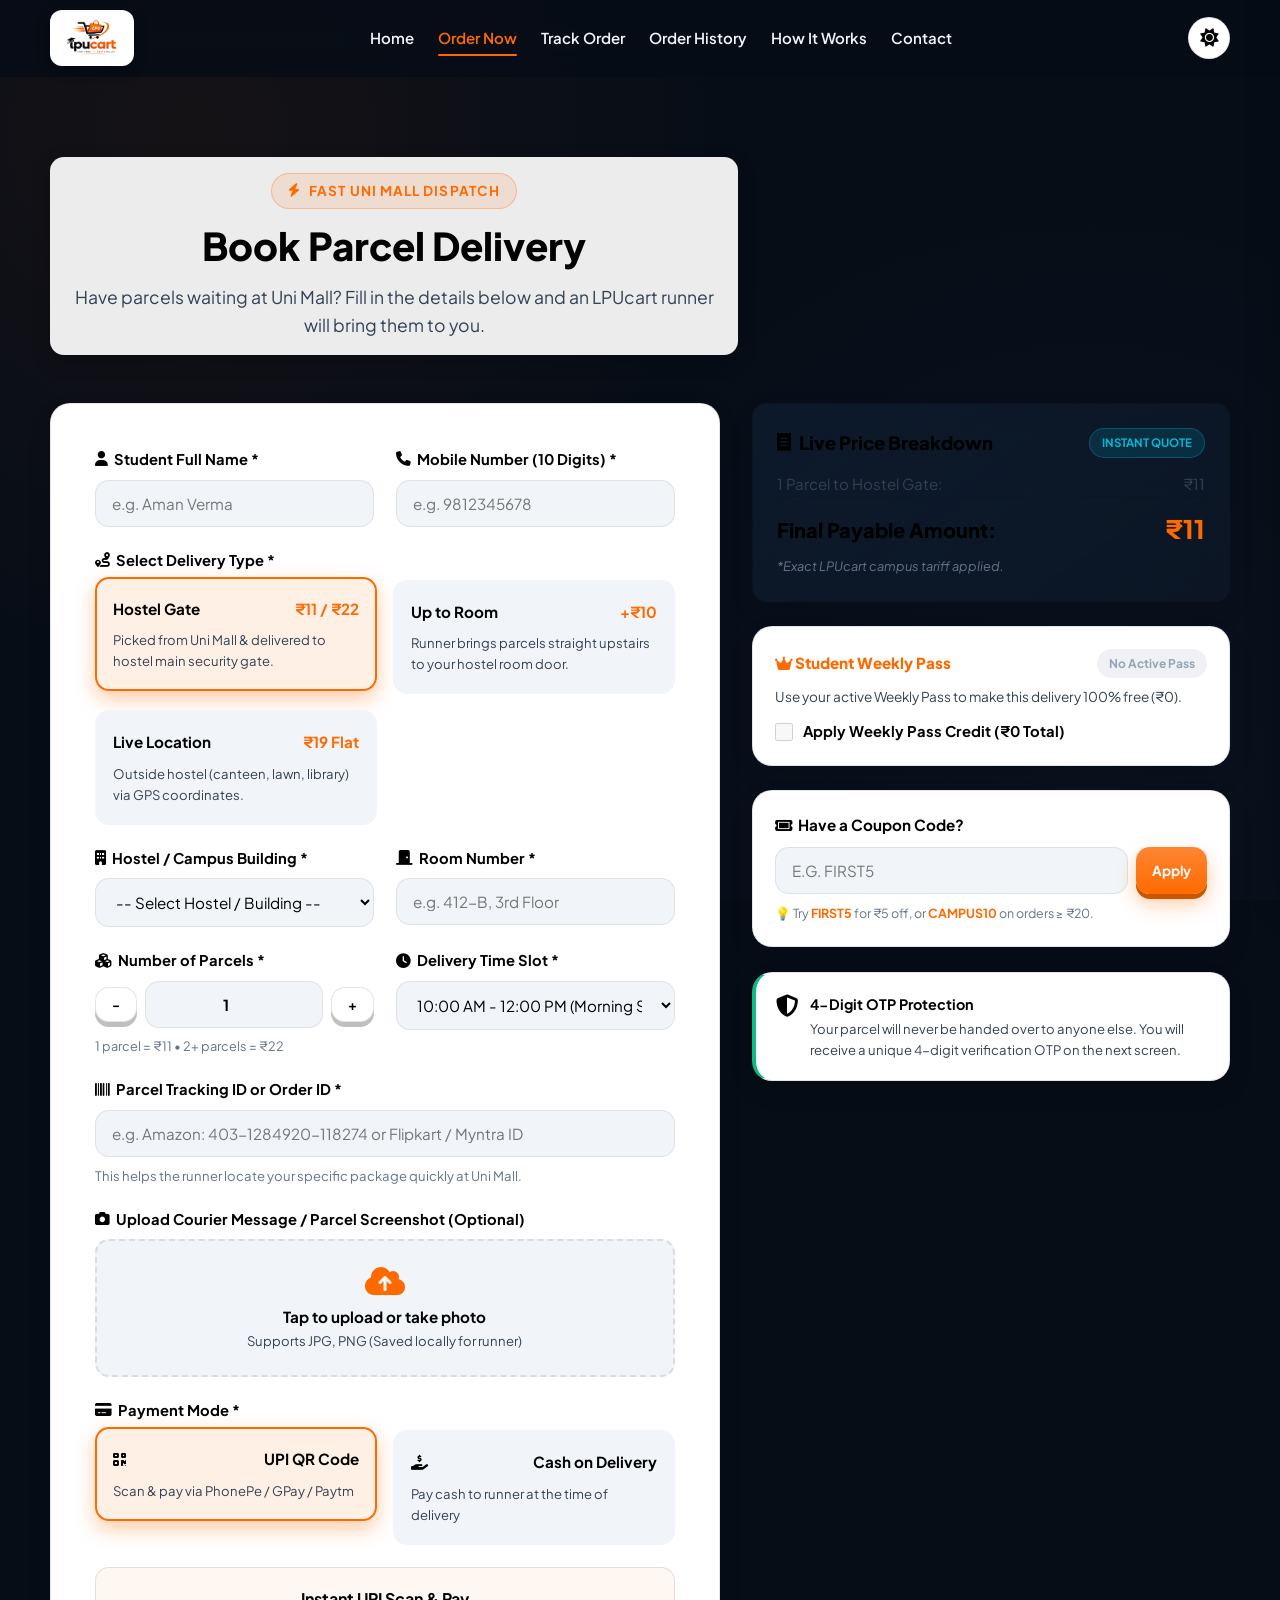
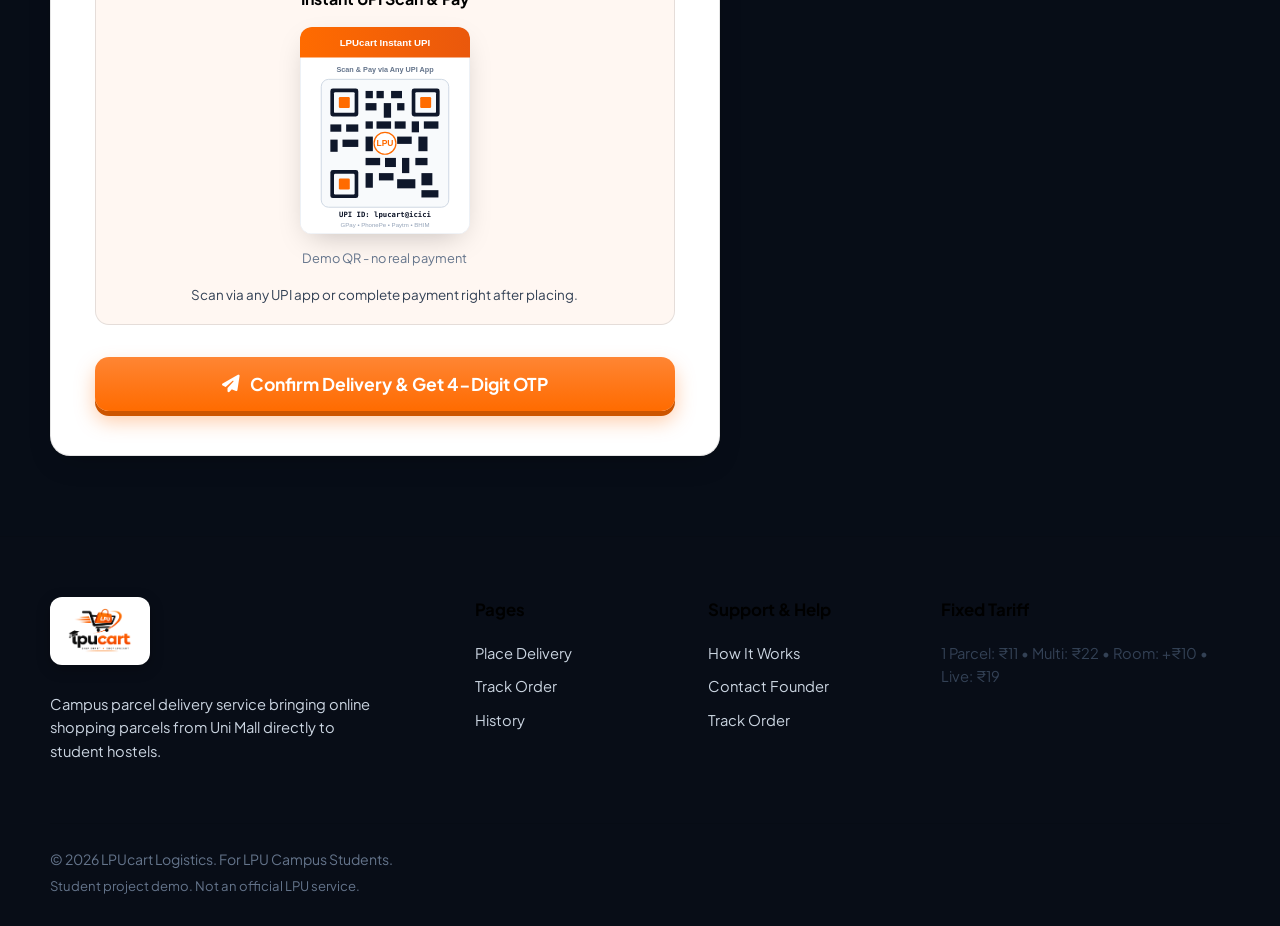
<file: order.html>
<!DOCTYPE html>
<html lang="en" data-theme="dark">
<head>
  <meta charset="UTF-8">
  <meta name="viewport" content="width=device-width, initial-scale=1.0">
  <title>Order Delivery - LPUcart - Uni Mall se Hostel Parcel Delivery</title>
  <meta name="description" content="Place a campus parcel delivery order from Uni Mall to your hostel gate, room, or live GPS coordinates. Fast, transparent pricing starting at ₹11.">
  <link rel="canonical" href="https://lpucart-delivery.netlify.app/order">

  <!-- Favicon & Touch Icons -->
  <link rel="icon" href="/favicon.png" type="image/png">
  <link rel="apple-touch-icon" href="/apple-touch-icon.png">

  <!-- Open Graph / Facebook -->
  <meta property="og:type" content="website">
  <meta property="og:site_name" content="LPUcart">
  <meta property="og:url" content="https://lpucart-delivery.netlify.app/order">
  <meta property="og:title" content="Order Delivery - LPUcart - Uni Mall se Hostel Parcel Delivery">
  <meta property="og:description" content="Place a campus parcel delivery order from Uni Mall to your hostel gate, room, or live GPS coordinates. Fast, transparent pricing starting at ₹11.">
  <meta property="og:image" content="https://lpucart-delivery.netlify.app/assets/logo.png">

  <!-- Twitter Card -->
  <meta name="twitter:card" content="summary_large_image">
  <meta name="twitter:title" content="Order Delivery - LPUcart - Uni Mall se Hostel Parcel Delivery">
  <meta name="twitter:description" content="Place a campus parcel delivery order from Uni Mall to your hostel gate, room, or live GPS coordinates. Fast, transparent pricing starting at ₹11.">
  <meta name="twitter:image" content="https://lpucart-delivery.netlify.app/assets/logo.png">

  <!-- Google Fonts -->
  <link rel="preconnect" href="https://fonts.googleapis.com">
  <link rel="preconnect" href="https://fonts.gstatic.com" crossorigin>
  <link href="https://fonts.googleapis.com/css2?family=Plus+Jakarta+Sans:wght@400;500;600;700;800;900&display=swap" rel="stylesheet">

  <!-- FontAwesome Icons -->
  <link rel="stylesheet" href="https://cdnjs.cloudflare.com/ajax/libs/font-awesome/6.4.0/css/all.min.css">

  <!-- Main Stylesheet -->
  <link rel="stylesheet" href="/css/style.css">
</head>
<body>

  <!-- Shared Navbar -->
  <header class="navbar">
    <div class="container nav-container">
      <a href="index.html" class="nav-logo brand-logo-pill" aria-label="LPUcart Home">
        <img src="/assets/logo.png" alt="LPUcart Logo" class="nav-brand-logo" width="64" height="48">
      </a>

      <nav class="nav-links">
        <a href="index.html" class="nav-link">Home</a>
        <a href="order.html" class="nav-link active">Order Now</a>
        <a href="track.html" class="nav-link">Track Order</a>
        <a href="history.html" class="nav-link">Order History</a>
        <a href="how-it-works.html" class="nav-link">How It Works</a>
        <a href="contact.html" class="nav-link">Contact</a>
      </nav>

      <div class="nav-actions">
        <button class="theme-toggle-btn" onclick="toggleTheme()" aria-label="Toggle Theme">
          <i class="fa-solid fa-sun"></i>
        </button>
        <button class="mobile-menu-btn" id="mobile-menu-btn" aria-label="Open Mobile Menu">
          <i class="fa-solid fa-bars"></i>
        </button>
      </div>
    </div>
  </header>

  <!-- Mobile Off-Canvas Drawer -->
  <div class="mobile-nav-overlay" id="mobile-nav-overlay"></div>
  <aside class="mobile-nav-menu" id="mobile-nav-menu">
    <div style="display:flex; justify-content:space-between; align-items:center; margin-bottom:20px;">
      <a href="index.html" class="brand-logo-pill" aria-label="LPUcart Home">
        <img src="/assets/logo.png" alt="LPUcart Logo" class="nav-brand-logo" width="48" height="36">
      </a>
      <button class="theme-toggle-btn" onclick="toggleTheme()"><i class="fa-solid fa-sun"></i></button>
    </div>
    <a href="index.html" class="nav-link"><i class="fa-solid fa-house"></i> Home</a>
    <a href="order.html" class="nav-link active"><i class="fa-solid fa-cart-shopping"></i> Order Now</a>
    <a href="track.html" class="nav-link"><i class="fa-solid fa-location-crosshairs"></i> Track Order</a>
    <a href="history.html" class="nav-link"><i class="fa-solid fa-clock-rotate-left"></i> Order History</a>
    <a href="how-it-works.html" class="nav-link"><i class="fa-solid fa-circle-question"></i> How It Works</a>
    <a href="contact.html" class="nav-link"><i class="fa-solid fa-envelope"></i> Contact Us</a>
  </aside>

  <!-- MAIN ORDER PAGE CONTENT -->
  <main class="section-py">
    <div class="container">
      <div class="section-header text-center">
        <div class="section-badge"><i class="fa-solid fa-bolt"></i> Fast Uni Mall Dispatch</div>
        <h1 class="section-title">Book Parcel Delivery</h1>
        <p class="section-desc">Have parcels waiting at Uni Mall? Fill in the details below and an LPUcart runner will bring them to you.</p>
      </div>

      <div style="display: grid; grid-template-columns: 1.4fr 1fr; gap: 32px; align-items: start;">
        <!-- Left Column: Order Form -->
        <div class="glass-card form-card tilt-card" style="max-width: 100%; margin: 0;">
          <form id="order-form" onsubmit="handleOrderSubmit(event)">
            <div class="form-grid">
              
              <!-- Student Full Name -->
              <div class="form-group">
                <label class="form-label" for="student-name">
                  <i class="fa-solid fa-user text-amber-500"></i> Student Full Name *
                </label>
                <input type="text" id="student-name" class="form-input" placeholder="e.g. Aman Verma" required>
              </div>

              <!-- Phone Number -->
              <div class="form-group">
                <label class="form-label" for="student-phone">
                  <i class="fa-solid fa-phone text-amber-500"></i> Mobile Number (10 Digits) *
                </label>
                <input type="tel" id="student-phone" class="form-input" placeholder="e.g. 9812345678" pattern="[0-9]{10}" maxlength="10" required>
              </div>

              <!-- Delivery Destination Type Selector (3D Radio Cards) -->
              <div class="form-group form-col-full">
                <label class="form-label">
                  <i class="fa-solid fa-route text-amber-500"></i> Select Delivery Type *
                </label>
                <div class="radio-cards-grid">
                  <!-- Option 1: Hostel Gate -->
                  <label class="radio-card-label">
                    <input type="radio" name="delivery-type" value="gate" checked onchange="updateLivePricing()">
                    <div class="radio-card-content">
                      <div class="radio-card-title">
                        <span>Hostel Gate</span>
                        <span style="color: var(--primary);">₹11 / ₹22</span>
                      </div>
                      <div class="radio-card-desc">Picked from Uni Mall &amp; delivered to hostel main security gate.</div>
                    </div>
                  </label>

                  <!-- Option 2: Up to Room -->
                  <label class="radio-card-label">
                    <input type="radio" name="delivery-type" value="room" onchange="updateLivePricing()">
                    <div class="radio-card-content">
                      <div class="radio-card-title">
                        <span>Up to Room</span>
                        <span style="color: var(--primary);">+₹10</span>
                      </div>
                      <div class="radio-card-desc">Runner brings parcels straight upstairs to your hostel room door.</div>
                    </div>
                  </label>

                  <!-- Option 3: Live Location -->
                  <label class="radio-card-label">
                    <input type="radio" name="delivery-type" value="live" onchange="updateLivePricing()">
                    <div class="radio-card-content">
                      <div class="radio-card-title">
                        <span>Live Location</span>
                        <span style="color: var(--primary);">₹19 Flat</span>
                      </div>
                      <div class="radio-card-desc">Outside hostel (canteen, lawn, library) via GPS coordinates.</div>
                    </div>
                  </label>
                </div>
              </div>

              <!-- Hostel Block Selection (Populated dynamically from HOSTELS config) -->
              <div class="form-group" id="hostel-block-group">
                <label class="form-label" for="hostel-block">
                  <i class="fa-solid fa-building text-amber-500"></i> Hostel / Campus Building *
                </label>
                <select id="hostel-block" class="form-select" required>
                  <!-- Populated from js/main.js HOSTELS config -->
                </select>
              </div>

              <!-- Custom Building Name/Number Field (Shown when "Other building" is selected) -->
              <div class="form-group form-col-full" id="custom-hostel-group" style="display: none;">
                <label class="form-label" for="custom-hostel-input">
                  <i class="fa-solid fa-pen text-amber-500"></i> Specify Other Building Name / Number *
                </label>
                <input type="text" id="custom-hostel-input" class="form-input" placeholder="e.g. Uni-Hotel Room 304, Staff Qtr Block 5, Central Library Lawn">
                <small style="color: var(--text-muted); font-size: 0.8rem;">Enter your building name or department clearly for the delivery runner.</small>
              </div>

              <!-- Room Number -->
              <div class="form-group" id="room-number-group">
                <label class="form-label" for="room-number">
                  <i class="fa-solid fa-door-closed text-amber-500"></i> Room Number *
                </label>
                <input type="text" id="room-number" class="form-input" placeholder="e.g. 412-B, 3rd Floor" required>
              </div>

              <!-- Live Location Trigger Box (Only shown if Live Location selected) -->
              <div class="form-group form-col-full" id="live-location-box" style="display: none;">
                <div class="glass-card" style="padding: 18px; border: 1px dashed var(--accent-cyan); background: rgba(6, 182, 212, 0.08);">
                  <div style="display: flex; align-items: center; justify-content: space-between; flex-wrap: wrap; gap: 12px;">
                    <div>
                      <div style="font-weight: 700; color: var(--accent-cyan);"><i class="fa-solid fa-location-crosshairs"></i> Campus GPS Pin Required</div>
                      <div id="live-location-status" style="font-size: 0.88rem; color: var(--text-secondary);">Click below to detect your current position on campus.</div>
                    </div>
                    <button type="button" class="btn-3d btn-3d-blue btn-sm" onclick="fetchLiveCoordinates()">
                      <i class="fa-solid fa-crosshairs"></i> Get Live Location
                    </button>
                  </div>
                  <input type="hidden" id="live-coords-lat">
                  <input type="hidden" id="live-coords-lng">
                  <input type="hidden" id="live-coords-maps">
                  <div id="live-maps-preview" style="margin-top: 10px; font-size: 0.85rem; display: none;"></div>
                </div>
              </div>

              <!-- Parcel Count -->
              <div class="form-group">
                <label class="form-label" for="parcel-count">
                  <i class="fa-solid fa-cubes text-amber-500"></i> Number of Parcels *
                </label>
                <div style="display: flex; align-items: center; gap: 8px;">
                  <button type="button" class="btn-3d btn-3d-outline btn-sm" onclick="adjustParcelCount(-1)">-</button>
                  <input type="number" id="parcel-count" class="form-input" value="1" min="1" max="15" style="text-align:center; font-weight:700;" oninput="updateLivePricing()" required>
                  <button type="button" class="btn-3d btn-3d-outline btn-sm" onclick="adjustParcelCount(1)">+</button>
                </div>
                <small style="color: var(--text-muted); font-size: 0.8rem;">1 parcel = ₹11 • 2+ parcels = ₹22</small>
              </div>

              <!-- Time Slot (Populated dynamically) -->
              <div class="form-group">
                <label class="form-label" for="time-slot">
                  <i class="fa-solid fa-clock text-amber-500"></i> Delivery Time Slot *
                </label>
                <select id="time-slot" class="form-select" required>
                  <!-- Populated from js/pricing.js -->
                </select>
              </div>

              <!-- Courier Tracking ID / Parcel ID -->
              <div class="form-group form-col-full">
                <label class="form-label" for="tracking-id">
                  <i class="fa-solid fa-barcode text-amber-500"></i> Parcel Tracking ID or Order ID *
                </label>
                <input type="text" id="tracking-id" class="form-input" placeholder="e.g. Amazon: 403-1284920-118274 or Flipkart / Myntra ID" required>
                <small style="color: var(--text-muted); font-size: 0.82rem;">This helps the runner locate your specific package quickly at Uni Mall.</small>
              </div>

              <!-- Parcel Photo Upload (Stored as Base64 in localStorage) -->
              <div class="form-group form-col-full">
                <label class="form-label">
                  <i class="fa-solid fa-camera text-amber-500"></i> Upload Courier Message / Parcel Screenshot (Optional)
                </label>
                <label class="file-upload-box">
                  <input type="file" id="parcel-photo-input" accept="image/*" onchange="handlePhotoUpload(event)">
                  <i class="fa-solid fa-cloud-arrow-up" style="font-size: 2rem; color: var(--primary); margin-bottom: 8px;"></i>
                  <div style="font-weight: 700; font-size: 0.95rem;">Tap to upload or take photo</div>
                  <div style="font-size: 0.82rem; color: var(--text-secondary);">Supports JPG, PNG (Saved locally for runner)</div>
                </label>
                <div class="upload-preview-container" id="upload-preview-container">
                  <img id="upload-preview-img" class="upload-preview-img" alt="Parcel Preview">
                  <div style="flex-grow: 1;">
                    <div id="upload-preview-name" style="font-size: 0.85rem; font-weight: 700;">image.jpg</div>
                    <button type="button" class="btn-3d btn-3d-outline btn-sm" style="margin-top: 4px; padding: 4px 10px; font-size: 0.75rem;" onclick="removeUploadedPhoto()">Remove</button>
                  </div>
                </div>
              </div>

              <!-- Payment Method Selection -->
              <div class="form-group form-col-full">
                <label class="form-label">
                  <i class="fa-solid fa-credit-card text-amber-500"></i> Payment Mode *
                </label>
                <div style="display: flex; gap: 16px; flex-wrap: wrap;">
                  <label class="radio-card-label" style="flex: 1; min-width: 140px;">
                    <input type="radio" name="payment-method" value="UPI" checked onchange="togglePaymentDisplay()">
                    <div class="radio-card-content">
                      <div class="radio-card-title"><i class="fa-solid fa-qrcode text-primary"></i> UPI QR Code</div>
                      <div class="radio-card-desc">Scan &amp; pay via PhonePe / GPay / Paytm</div>
                    </div>
                  </label>

                  <label class="radio-card-label" style="flex: 1; min-width: 140px;">
                    <input type="radio" name="payment-method" value="COD" onchange="togglePaymentDisplay()">
                    <div class="radio-card-content">
                      <div class="radio-card-title"><i class="fa-solid fa-hand-holding-dollar text-emerald-400"></i> Cash on Delivery</div>
                      <div class="radio-card-desc">Pay cash to runner at the time of delivery</div>
                    </div>
                  </label>
                </div>
              </div>

              <!-- UPI QR Code Showcase Preview (Shown if UPI selected) -->
              <div class="form-group form-col-full" id="upi-display-card" style="text-align: center; padding: 18px; border-radius: var(--radius-md); background: rgba(255, 107, 0, 0.05); border: 1px solid var(--border-card);">
                <div style="font-weight: 700; margin-bottom: 8px;">Instant UPI Scan &amp; Pay</div>
                <img src="/assets/upi-qr.svg" alt="UPI QR" style="width: 170px; margin: 0 auto 6px; border-radius: 12px; box-shadow: var(--shadow-3d);">
                <div style="font-size: 0.8rem; color: var(--text-muted); margin-bottom: 8px;">Demo QR - no real payment</div>
                <div style="font-size: 0.84rem; color: var(--text-secondary);">Scan via any UPI app or complete payment right after placing.</div>
              </div>

            </div>

            <!-- Submit Button -->
            <div style="margin-top: 32px;">
              <button type="submit" class="btn-3d btn-3d-orange btn-lg btn-full" id="submit-order-btn">
                <i class="fa-solid fa-paper-plane"></i> Confirm Delivery &amp; Get 4-Digit OTP
              </button>
            </div>
          </form>
        </div>

        <!-- Right Column: Real-time Price Calculator & Promo Code -->
        <div style="display: flex; flex-direction: column; gap: 24px; position: sticky; top: 96px;">
          
          <!-- Live Price Breakdown Card -->
          <div class="glass-card price-breakdown-card tilt-card">
            <div class="tilt-inner">
              <div style="display: flex; align-items: center; justify-content: space-between; margin-bottom: 14px;">
                <h3 style="font-size: 1.15rem; font-weight: 800; display: flex; align-items: center; gap: 8px;">
                  <i class="fa-solid fa-receipt text-primary"></i> Live Price Breakdown
                </h3>
                <span class="status-pill status-picked" style="font-size: 0.72rem;">INSTANT QUOTE</span>
              </div>

              <div class="breakdown-row">
                <span id="breakdown-base-label">1 Parcel to Hostel Gate:</span>
                <span id="breakdown-base-val">₹11</span>
              </div>

              <div class="breakdown-row" id="breakdown-room-row" style="display: none;">
                <span>Room Delivery Service (+₹10):</span>
                <span id="breakdown-room-val">+₹10</span>
              </div>

              <div class="breakdown-row" id="breakdown-coupon-row" style="display: none; color: var(--accent-green);">
                <span>Coupon Discount (<span id="applied-coupon-tag"></span>):</span>
                <span id="breakdown-coupon-val">-₹0</span>
              </div>

              <div class="breakdown-row" id="breakdown-pass-row" style="display: none; color: var(--accent-green);">
                <span>Weekly Pass Coverage (1 Credit):</span>
                <span>-₹100% (FREE)</span>
              </div>

              <div class="breakdown-row total-row">
                <span>Final Payable Amount:</span>
                <span class="breakdown-total-price" id="breakdown-final-total">₹11</span>
              </div>

              <div id="breakdown-note-text" style="font-size: 0.8rem; color: var(--text-muted); margin-top: 6px; font-style: italic;">
                *Exact LPUcart campus tariff applied.
              </div>
            </div>
          </div>

          <!-- Weekly Pass Widget Card -->
          <div class="glass-card tilt-card" style="padding: 22px;" id="weekly-pass-box">
            <div class="tilt-inner">
              <div style="display: flex; align-items: center; justify-content: space-between; margin-bottom: 8px;">
                <span style="font-weight: 800; font-size: 0.95rem; color: var(--primary);">
                  <i class="fa-solid fa-crown"></i> Student Weekly Pass
                </span>
                <span id="pass-credits-badge" class="status-pill status-delivered" style="font-size: 0.75rem;">7 Deliveries Left</span>
              </div>
              <p style="font-size: 0.85rem; color: var(--text-secondary); margin-bottom: 12px;">
                Use your active Weekly Pass to make this delivery 100% free (₹0).
              </p>
              <label style="display: flex; align-items: center; gap: 10px; cursor: pointer; font-size: 0.92rem; font-weight: 700;">
                <input type="checkbox" id="use-weekly-pass-checkbox" onchange="updateLivePricing()" style="width: 18px; height: 18px;">
                <span>Apply Weekly Pass Credit (₹0 Total)</span>
              </label>
            </div>
          </div>

          <!-- Coupon Code Entry Box -->
          <div class="glass-card tilt-card" style="padding: 22px;">
            <div class="tilt-inner">
              <div style="font-weight: 700; font-size: 0.95rem; margin-bottom: 10px; display: flex; align-items: center; gap: 6px;">
                <i class="fa-solid fa-ticket text-amber-500"></i> Have a Coupon Code?
              </div>
              <div style="display: flex; gap: 8px;">
                <input type="text" id="coupon-input" class="form-input" placeholder="e.g. FIRST5" style="text-transform: uppercase;">
                <button type="button" class="btn-3d btn-3d-orange btn-sm" onclick="applyCouponCode()">Apply</button>
              </div>
              <div id="coupon-message" style="margin-top: 8px; font-size: 0.82rem;"></div>
              <div style="margin-top: 10px; font-size: 0.78rem; color: var(--text-muted);">
                💡 Try <strong style="color: var(--primary);">FIRST5</strong> for ₹5 off, or <strong style="color: var(--primary);">CAMPUS10</strong> on orders ≥ ₹20.
              </div>
            </div>
          </div>

          <!-- OTP Guarantee Notice -->
          <div class="glass-card tilt-card" style="padding: 20px; border-left: 4px solid var(--accent-green);">
            <div class="tilt-inner" style="display: flex; align-items: flex-start; gap: 12px;">
              <i class="fa-solid fa-shield-halved text-emerald-400" style="font-size: 1.4rem; margin-top: 2px;"></i>
              <div>
                <div style="font-weight: 700; font-size: 0.9rem;">4-Digit OTP Protection</div>
                <div style="font-size: 0.82rem; color: var(--text-secondary); margin-top: 2px;">
                  Your parcel will never be handed over to anyone else. You will receive a unique 4-digit verification OTP on the next screen.
                </div>
              </div>
            </div>
          </div>

        </div>
      </div>
    </div>
  </main>

  <!-- 3D ORDER CONFIRMATION MODAL WITH GENERATED OTP -->
  <div class="modal-backdrop" id="order-success-modal">
    <div class="modal-dialog glass-card tilt-card">
      <div class="modal-header">
        <div style="display: flex; align-items: center; gap: 10px;">
          <div style="width: 36px; height: 36px; border-radius: 50%; background: var(--accent-green); display: flex; align-items: center; justify-content: center; color: #fff;">
            <i class="fa-solid fa-check"></i>
          </div>
          <h3 style="font-weight: 800; font-size: 1.25rem;">Order Placed Successfully!</h3>
        </div>
        <button class="modal-close-btn" onclick="closeModal('order-success-modal')">&times;</button>
      </div>

      <p style="color: var(--text-secondary); font-size: 0.92rem;">
        Your delivery request has been registered and dispatched to our runner stationed at Uni Mall.
      </p>

      <!-- Prominent 4-digit OTP Box -->
      <div class="otp-display-box">
        <div style="font-size: 0.85rem; font-weight: 700; text-transform: uppercase; color: var(--text-secondary); letter-spacing: 0.05em;">
          Your Secure Parcel Handover OTP
        </div>
        <div class="otp-number" id="modal-otp-display">0000</div>
        <div style="font-size: 0.82rem; color: var(--text-muted);">
          Share this 4-digit code with runner <strong id="modal-runner-name" style="color: var(--primary);">Assigned Partner</strong> at the time of delivery.
        </div>
      </div>

      <div style="background: var(--bg-input); padding: 14px; border-radius: var(--radius-sm); margin-bottom: 20px; font-size: 0.88rem;">
        <div style="display: flex; justify-content: space-between; margin-bottom: 6px;">
          <span style="color: var(--text-muted);">Order Tracking ID:</span>
          <strong id="modal-order-id" style="color: var(--primary); font-family: var(--font-mono);">LPU-0000</strong>
        </div>
        <div style="display: flex; justify-content: space-between; margin-bottom: 6px;">
          <span style="color: var(--text-muted);">Total Amount:</span>
          <strong id="modal-order-total">₹0</strong>
        </div>
        <div style="display: flex; justify-content: space-between;">
          <span style="color: var(--text-muted);">Payment:</span>
          <span id="modal-order-payment" class="status-pill status-picked" style="font-size: 0.75rem;">Paid</span>
        </div>
      </div>

      <div style="display: flex; gap: 12px;">
        <button class="btn-3d btn-3d-orange btn-full" id="modal-track-btn" onclick="goToTracking()">
          <i class="fa-solid fa-crosshairs"></i> Track Order Live
        </button>
        <button class="btn-3d btn-3d-outline btn-full" onclick="window.location.href='history.html'">
          <i class="fa-solid fa-clock-rotate-left"></i> View History
        </button>
      </div>
    </div>
  </div>

  <!-- Shared Footer -->
  <footer class="site-footer">
    <div class="container">
      <div class="footer-grid">
        <div class="footer-brand">
          <a href="index.html" class="brand-logo-pill footer-logo-pill" aria-label="LPUcart Home" style="display: inline-flex; margin-bottom: 12px;">
            <img src="/assets/logo.png" alt="LPUcart Logo" class="footer-brand-logo" width="80" height="60">
          </a>
          <p>Campus parcel delivery service bringing online shopping parcels from Uni Mall directly to student hostels.</p>
        </div>
        <div>
          <h4 class="footer-heading">Pages</h4>
          <ul class="footer-links">
            <li><a href="order.html">Place Delivery</a></li>
            <li><a href="track.html">Track Order</a></li>
            <li><a href="history.html">History</a></li>
          </ul>
        </div>
        <div>
          <h4 class="footer-heading">Support &amp; Help</h4>
          <ul class="footer-links">
            <li><a href="how-it-works.html">How It Works</a></li>
            <li><a href="contact.html">Contact Founder</a></li>
            <li><a href="track.html">Track Order</a></li>
          </ul>
        </div>
        <div>
          <h4 class="footer-heading">Fixed Tariff</h4>
          <p style="color: var(--text-secondary); font-size: 0.92rem;">
            1 Parcel: ₹11 • Multi: ₹22 • Room: +₹10 • Live: ₹19
          </p>
        </div>
      </div>
      <div class="footer-bottom">
        <div>
          <div>&copy; 2026 LPUcart Logistics. For LPU Campus Students.</div>
          <div style="font-size:0.82rem; color:var(--text-muted); margin-top:4px;">Student project demo. Not an official LPU service.</div>
        </div>
      </div>
    </div>
  </footer>

  <!-- Scripts -->
  <script src="/js/main.js"></script>
  <script src="/js/pricing.js"></script>
  <script src="/js/storage.js"></script>

  <script>
    // State variables for Order page
    let activeCoupon = "";
    let uploadedPhotoBase64 = "";
    let activeCreatedOrderId = "";

    // 1. Initialize Form Dropdowns from Config
    document.addEventListener("DOMContentLoaded", () => {
      // Grouped Hostels (Boys Hostels, Girls Hostels, Other Buildings)
      window.renderHostelDropdown(
        document.getElementById("hostel-block"),
        document.getElementById("custom-hostel-group"),
        document.getElementById("custom-hostel-input")
      );

      populateTimeSlots();
      checkWeeklyPassStatus();

      // Read URL params (e.g. from hero / plan cards)
      const urlParams = new URLSearchParams(window.location.search);
      if (urlParams.get("parcels")) {
        document.getElementById("parcel-count").value = urlParams.get("parcels");
      }
      if (urlParams.get("type")) {
        const typeRadio = document.querySelector(`input[name="delivery-type"][value="${urlParams.get("type")}"]`);
        if (typeRadio) typeRadio.checked = true;
      }

      updateLivePricing();
    });

    function populateTimeSlots() {
      const select = document.getElementById("time-slot");
      if (!select || !window.LPU_PRICING || !window.LPU_PRICING.TIME_SLOTS) return;
      select.innerHTML = window.LPU_PRICING.TIME_SLOTS.map(
        s => `<option value="${s}">${s}</option>`
      ).join("");
    }

    function checkWeeklyPassStatus() {
      const pass = window.LPU_STORAGE ? window.LPU_STORAGE.getWeeklyPass() : null;
      const badge = document.getElementById("pass-credits-badge");
      const checkbox = document.getElementById("use-weekly-pass-checkbox");

      if (pass && pass.active && pass.remaining > 0) {
        badge.textContent = `${pass.remaining} Deliveries Left`;
        badge.className = "status-pill status-delivered";
        checkbox.disabled = false;
      } else {
        badge.textContent = "No Active Pass";
        badge.className = "status-pill status-placed";
        checkbox.disabled = true;
        checkbox.checked = false;
      }
    }

    function adjustParcelCount(delta) {
      const input = document.getElementById("parcel-count");
      let val = (parseInt(input.value, 10) || 1) + delta;
      if (val < 1) val = 1;
      if (val > 25) val = 25;
      input.value = val;
      updateLivePricing();
    }

    // 2. LIVE PRICE CALCULATOR (Instant updates)
    function updateLivePricing() {
      const parcelCount = parseInt(document.getElementById("parcel-count").value, 10) || 1;
      const deliveryTypeRadio = document.querySelector('input[name="delivery-type"]:checked');
      const deliveryType = deliveryTypeRadio ? deliveryTypeRadio.value : "gate";
      const useWeeklyPass = document.getElementById("use-weekly-pass-checkbox").checked;
      const phoneInput = (document.getElementById("student-phone").value || "").trim();
      const isFirst = window.LPU_STORAGE ? window.LPU_STORAGE.isUserFirstOrder(phoneInput) : true;

      // Handle UI toggles based on delivery type
      const roomGroup = document.getElementById("room-number-group");
      const liveBox = document.getElementById("live-location-box");
      const hostelGroup = document.getElementById("hostel-block-group");
      const customHostelGroup = document.getElementById("custom-hostel-group");

      if (deliveryType === "live") {
        liveBox.style.display = "block";
        roomGroup.style.display = "none";
        hostelGroup.style.display = "none";
        customHostelGroup.style.display = "none";
        document.getElementById("room-number").required = false;
        document.getElementById("hostel-block").required = false;
      } else {
        liveBox.style.display = "none";
        roomGroup.style.display = "block";
        hostelGroup.style.display = "block";
        document.getElementById("room-number").required = true;
        document.getElementById("hostel-block").required = true;
        // Restore custom group if other was selected
        if (document.getElementById("hostel-block").value === "__OTHER__") {
          customHostelGroup.style.display = "block";
        }
      }

      // Calculate with pricing config
      const quote = window.LPU_PRICING.calculateOrderPrice({
        parcels: parcelCount,
        deliveryType: deliveryType,
        coupon: activeCoupon,
        useWeeklyPass: useWeeklyPass,
        isFirstOrder: isFirst
      });

      // Update Breakdown DOM elements
      const baseLabel = document.getElementById("breakdown-base-label");
      const baseVal = document.getElementById("breakdown-base-val");
      const roomRow = document.getElementById("breakdown-room-row");
      const couponRow = document.getElementById("breakdown-coupon-row");
      const couponTag = document.getElementById("applied-coupon-tag");
      const couponVal = document.getElementById("breakdown-coupon-val");
      const passRow = document.getElementById("breakdown-pass-row");
      const finalTotal = document.getElementById("breakdown-final-total");
      const noteText = document.getElementById("breakdown-note-text");

      baseLabel.textContent = deliveryType === "live" 
        ? "Live Location (Campus coordinates):" 
        : `${quote.parcelCount} Parcel${quote.parcelCount > 1 ? "s" : ""} to Hostel Gate:`;
      baseVal.textContent = `₹${quote.basePrice}`;

      if (quote.roomExtra > 0) {
        roomRow.style.display = "flex";
      } else {
        roomRow.style.display = "none";
      }

      if (quote.discount > 0 && !quote.weeklyPassCovered) {
        couponRow.style.display = "flex";
        couponTag.textContent = activeCoupon;
        couponVal.textContent = `-₹${quote.discount}`;
      } else {
        couponRow.style.display = "none";
      }

      if (quote.weeklyPassCovered) {
        passRow.style.display = "flex";
      } else {
        passRow.style.display = "none";
      }

      const displayPrice = isNaN(quote.total) ? 11 : quote.total;
      finalTotal.textContent = `₹${displayPrice}`;
      noteText.textContent = `* ${quote.calculationNote}`;

      return quote;
    }

    // 3. COUPON CODE LOGIC
    function applyCouponCode() {
      const codeInput = document.getElementById("coupon-input");
      const msg = document.getElementById("coupon-message");
      const clean = (codeInput.value || "").trim().toUpperCase();

      if (!clean) {
        msg.innerHTML = `<span style="color:var(--accent-red);"><i class="fa-solid fa-circle-xmark"></i> Please enter a coupon code.</span>`;
        return;
      }

      const available = window.LPU_PRICING.COUPONS[clean];
      if (available) {
        const phone = (document.getElementById("student-phone").value || "").trim();
        const isFirst = window.LPU_STORAGE ? window.LPU_STORAGE.isUserFirstOrder(phone) : true;

        if (available.firstOrderOnly && !isFirst) {
          msg.innerHTML = `<span style="color:var(--accent-red);"><i class="fa-solid fa-circle-xmark"></i> Coupon FIRST5 is valid on your first order only.</span>`;
          showToast("FIRST5 is valid on first order only", "warning");
          activeCoupon = "";
          updateLivePricing();
          return;
        }

        activeCoupon = clean;
        msg.innerHTML = `<span style="color:var(--accent-green);"><i class="fa-solid fa-circle-check"></i> Applied! ${available.description}</span>`;
        showToast(`Coupon "${clean}" applied!`, "success");
        updateLivePricing();
      } else {
        msg.innerHTML = `<span style="color:var(--accent-red);"><i class="fa-solid fa-circle-xmark"></i> Invalid coupon code. Try FIRST5.</span>`;
        showToast("Invalid coupon code", "error");
      }
    }

    // 4. GEOLOCATION API FOR LIVE LOCATION
    function fetchLiveCoordinates() {
      const status = document.getElementById("live-location-status");
      const preview = document.getElementById("live-maps-preview");

      if (!navigator.geolocation) {
        status.innerHTML = `<span style="color:var(--accent-red);"><i class="fa-solid fa-triangle-exclamation"></i> Geolocation is not supported by your browser.</span>`;
        showToast("Geolocation not supported by browser", "error");
        return;
      }

      status.innerHTML = `<i class="fa-solid fa-spinner fa-spin text-amber-500"></i> Locating your campus coordinates...`;

      navigator.geolocation.getCurrentPosition(
        position => {
          const lat = position.coords.latitude.toFixed(6);
          const lng = position.coords.longitude.toFixed(6);
          const mapsUrl = `https://www.google.com/maps?q=${lat},${lng}`;

          document.getElementById("live-coords-lat").value = lat;
          document.getElementById("live-coords-lng").value = lng;
          document.getElementById("live-coords-maps").value = mapsUrl;

          status.innerHTML = `<span style="color:var(--accent-green);"><i class="fa-solid fa-circle-check"></i> Location Locked: ${lat}, ${lng}</span>`;
          preview.style.display = "block";
          preview.innerHTML = `<a href="${mapsUrl}" target="_blank" rel="noopener noreferrer" style="color:var(--primary); text-decoration:underline;"><i class="fa-solid fa-arrow-up-right-from-square"></i> Preview Google Maps Pin</a>`;
          showToast("Live location locked successfully!", "success");
        },
        error => {
          let errText = "Location permission denied. Please allow GPS access, or fallback central campus pin will be used.";
          if (error.code === error.POSITION_UNAVAILABLE) errText = "Campus GPS position unavailable on this device.";
          if (error.code === error.TIMEOUT) errText = "GPS location request timed out.";

          // Safe fallback to central Uni Mall coordinates so the order never crashes
          const defaultLat = "31.253600";
          const defaultLng = "75.703200";
          const defaultMaps = `https://www.google.com/maps?q=${defaultLat},${defaultLng}`;

          document.getElementById("live-coords-lat").value = defaultLat;
          document.getElementById("live-coords-lng").value = defaultLng;
          document.getElementById("live-coords-maps").value = defaultMaps;

          status.innerHTML = `<span style="color:var(--accent-yellow);"><i class="fa-solid fa-circle-exclamation"></i> ${errText} (Defaulting to Uni Mall Central Coordinates)</span>`;
          preview.style.display = "block";
          preview.innerHTML = `<a href="${defaultMaps}" target="_blank" rel="noopener noreferrer" style="color:var(--primary); text-decoration:underline;"><i class="fa-solid fa-arrow-up-right-from-square"></i> View Uni Mall Central Pin</a>`;
          showToast("Using Campus Uni Mall Central Pin", "info");
        },
        { timeout: 8000, enableHighAccuracy: true, maximumAge: 60000 }
      );
    }

    // 5. PARCEL PHOTO UPLOAD (Base64)
    function handlePhotoUpload(e) {
      const file = e.target.files[0];
      if (!file) return;

      if (file.size > 3 * 1024 * 1024) {
        showToast("File size too large (max 3MB)", "warning");
        return;
      }

      const reader = new FileReader();
      reader.onload = function(event) {
        uploadedPhotoBase64 = event.target.result;
        document.getElementById("upload-preview-img").src = uploadedPhotoBase64;
        document.getElementById("upload-preview-name").textContent = file.name;
        document.getElementById("upload-preview-container").style.display = "flex";
        showToast("Parcel screenshot attached", "info");
      };
      reader.onerror = function() {
        showToast("Could not read image file", "error");
      };
      reader.readAsDataURL(file);
    }

    function removeUploadedPhoto() {
      uploadedPhotoBase64 = "";
      document.getElementById("parcel-photo-input").value = "";
      document.getElementById("upload-preview-container").style.display = "none";
    }

    // 6. TOGGLE PAYMENT DISPLAY (UPI vs COD)
    function togglePaymentDisplay() {
      const mode = document.querySelector('input[name="payment-method"]:checked').value;
      const upiBox = document.getElementById("upi-display-card");
      if (mode === "UPI") {
        upiBox.style.display = "block";
      } else {
        upiBox.style.display = "none";
      }
    }

    // 7. ORDER SUBMISSION HANDLER (With Double Submit Protection & Validation)
    function handleOrderSubmit(e) {
      e.preventDefault();

      const submitBtn = document.getElementById("submit-order-btn");
      if (submitBtn.disabled) return;

      const name = document.getElementById("student-name").value.trim();
      const phone = document.getElementById("student-phone").value.trim();
      const parcelCount = parseInt(document.getElementById("parcel-count").value, 10) || 1;
      const deliveryType = document.querySelector('input[name="delivery-type"]:checked').value;
      
      const hostelSelect = document.getElementById("hostel-block");
      const customHostelInput = document.getElementById("custom-hostel-input");
      const hostelBlock = deliveryType === "live" 
        ? "Live GPS Location" 
        : window.getSelectedHostelValue(hostelSelect, customHostelInput);

      const roomNo = deliveryType === "live" 
        ? "N/A (Live Location)" 
        : document.getElementById("room-number").value.trim();

      const trackingId = document.getElementById("tracking-id").value.trim();
      const timeSlot = document.getElementById("time-slot").value;
      const paymentMethod = document.querySelector('input[name="payment-method"]:checked').value;
      const useWeeklyPass = document.getElementById("use-weekly-pass-checkbox").checked;

      // Validation
      if (!name) {
        showToast("Please enter your name", "error");
        document.getElementById("student-name").focus();
        return;
      }

      if (!/^\d{10}$/.test(phone)) {
        showToast("Please enter a valid 10-digit mobile number", "error");
        document.getElementById("student-phone").focus();
        return;
      }

      if (deliveryType !== "live") {
        if (!hostelBlock || hostelSelect.value === "") {
          showToast("Please select your hostel or building", "error");
          hostelSelect.focus();
          return;
        }
        if (hostelSelect.value === "__OTHER__" && !customHostelInput.value.trim()) {
          showToast("Please specify the building name or number", "error");
          customHostelInput.focus();
          return;
        }
        if (!roomNo) {
          showToast("Please enter your room number", "error");
          document.getElementById("room-number").focus();
          return;
        }
      }

      if (!trackingId) {
        showToast("Please enter the courier parcel ID / order ID", "error");
        document.getElementById("tracking-id").focus();
        return;
      }

      // Live location coordinates
      let liveLocationData = null;
      if (deliveryType === "live") {
        const lat = document.getElementById("live-coords-lat").value || "31.253600";
        const lng = document.getElementById("live-coords-lng").value || "75.703200";
        const mapsUrl = document.getElementById("live-coords-maps").value || `https://www.google.com/maps?q=${lat},${lng}`;
        liveLocationData = { latitude: lat, longitude: lng, mapsUrl: mapsUrl };
      }

      // Prevent double submission: disable button and show spinner
      submitBtn.disabled = true;
      const origBtnHtml = submitBtn.innerHTML;
      submitBtn.innerHTML = `<i class="fa-solid fa-spinner fa-spin"></i> Booking Order...`;

      try {
        const quote = updateLivePricing();

        // Create Order via Storage Manager
        const newOrder = window.LPU_STORAGE.createOrder({
          name: name,
          phone: phone,
          hostelBlock: hostelBlock,
          roomNo: roomNo,
          trackingId: trackingId,
          parcels: parcelCount,
          deliveryType: deliveryType,
          timeSlot: timeSlot,
          photoUrl: uploadedPhotoBase64,
          paymentMethod: useWeeklyPass ? "WEEKLY_PASS" : paymentMethod,
          coupon: activeCoupon,
          priceBreakdown: quote,
          liveLocation: liveLocationData,
          useWeeklyPass: useWeeklyPass
        });

        activeCreatedOrderId = newOrder.id;

        // Populate Success Modal
        document.getElementById("modal-otp-display").textContent = newOrder.otp;
        document.getElementById("modal-order-id").textContent = newOrder.id;
        document.getElementById("modal-order-total").textContent = useWeeklyPass ? "₹0 (Pass Used)" : `₹${quote.total}`;
        document.getElementById("modal-order-payment").textContent = newOrder.paymentStatus;
        const assignedRunner = (newOrder.deliveryBoy && newOrder.deliveryBoy.name) || newOrder.partnerName || "Assigned Partner";
        document.getElementById("modal-runner-name").textContent = assignedRunner;

        openModal("order-success-modal");
        showToast(`Order ${newOrder.id} booked! OTP is ${newOrder.otp}`, "success");
      } catch (err) {
        console.error("Order submission error:", err);
        showToast("Error creating order. Please check inputs and retry.", "error");
      } finally {
        submitBtn.disabled = false;
        submitBtn.innerHTML = origBtnHtml;
      }
    }

    function goToTracking() {
      if (activeCreatedOrderId) {
        window.location.href = `track.html?id=${encodeURIComponent(activeCreatedOrderId)}`;
      } else {
        window.location.href = "track.html";
      }
    }
  </script>
</body>
</html>
</file>
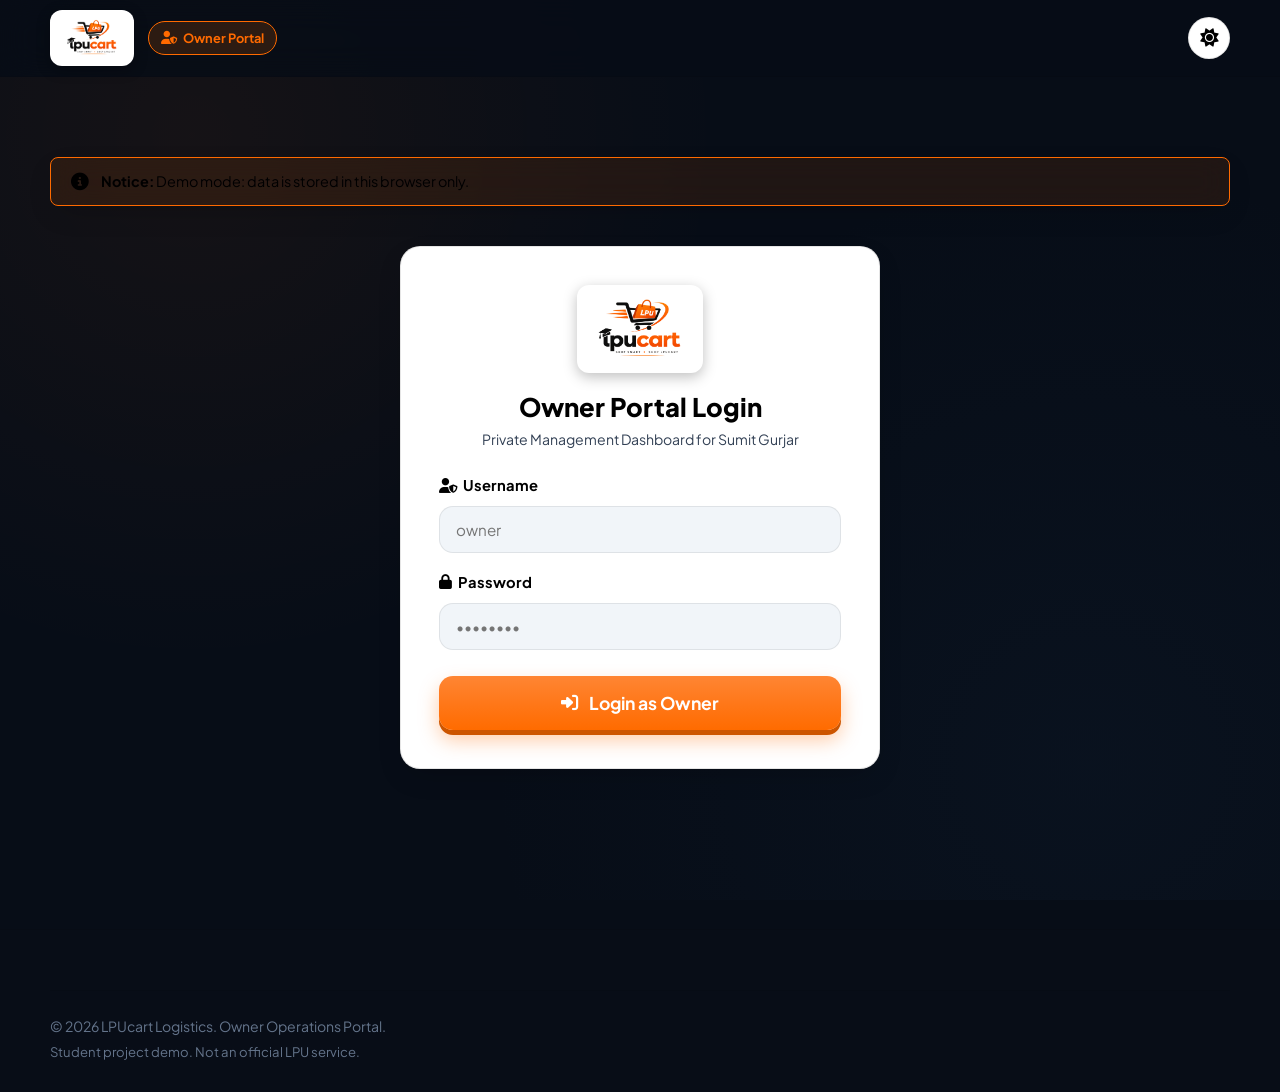
<file: owner-portal.html>
<!DOCTYPE html>
<html lang="en" data-theme="dark">
<head>
  <meta charset="UTF-8">
  <meta name="viewport" content="width=device-width, initial-scale=1.0">
  <meta name="robots" content="noindex, nofollow">
  <title>Owner Portal - LPUcart</title>
  
  <!-- Favicon & Touch Icons -->
  <link rel="icon" href="/favicon.png" type="image/png">
  <link rel="apple-touch-icon" href="/apple-touch-icon.png">

  <!-- Google Fonts -->
  <link rel="preconnect" href="https://fonts.googleapis.com">
  <link rel="preconnect" href="https://fonts.gstatic.com" crossorigin>
  <link href="https://fonts.googleapis.com/css2?family=Plus+Jakarta+Sans:wght@400;500;600;700;800;900&display=swap" rel="stylesheet">

  <!-- FontAwesome Icons -->
  <link rel="stylesheet" href="https://cdnjs.cloudflare.com/ajax/libs/font-awesome/6.4.0/css/all.min.css">

  <!-- Main Stylesheet -->
  <link rel="stylesheet" href="/css/style.css">

  <style>
    .portal-nav-badge {
      display: inline-flex;
      align-items: center;
      gap: 6px;
      padding: 6px 12px;
      border-radius: 20px;
      font-size: 0.8rem;
      font-weight: 700;
      background: rgba(255, 107, 0, 0.15);
      color: var(--primary);
      border: 1px solid var(--primary);
    }
    .portal-tabs-bar {
      display: flex;
      gap: 10px;
      flex-wrap: wrap;
      margin-bottom: 24px;
      border-bottom: 1px solid var(--border-subtle);
      padding-bottom: 12px;
    }
    .portal-tab-btn {
      padding: 10px 18px;
      border-radius: var(--radius-sm);
      font-weight: 700;
      font-size: 0.92rem;
      background: var(--bg-card);
      color: var(--text-secondary);
      border: 1px solid var(--border-card);
      cursor: pointer;
      display: inline-flex;
      align-items: center;
      gap: 8px;
      transition: all 0.2s ease;
    }
    .portal-tab-btn:hover {
      color: var(--text-primary);
      border-color: var(--primary);
    }
    .portal-tab-btn.active {
      background: var(--primary);
      color: #ffffff;
      border-color: var(--primary);
      box-shadow: 0 4px 12px rgba(255, 107, 0, 0.3);
    }
    .partner-card-modal {
      display: none;
      position: fixed;
      inset: 0;
      background: rgba(0, 0, 0, 0.75);
      z-index: 9999;
      align-items: center;
      justify-content: center;
      padding: 20px;
    }
    .partner-card-modal.show {
      display: flex;
    }
    .partner-share-box {
      background: var(--bg-card);
      border: 1px solid var(--border-card);
      border-radius: var(--radius-md);
      padding: 28px;
      max-width: 500px;
      width: 100%;
      box-shadow: var(--shadow-3d);
      animation: modalFadeIn 0.25s ease;
    }
  </style>
</head>
<body>

  <!-- Portal Header -->
  <header class="navbar">
    <div class="container nav-container">
      <div style="display: flex; align-items: center; gap: 14px;">
        <a href="index.html" class="nav-logo brand-logo-pill" aria-label="LPUcart Home">
          <img src="/assets/logo.png" alt="LPUcart Logo" class="nav-brand-logo" width="64" height="48">
        </a>
        <span class="portal-nav-badge"><i class="fa-solid fa-user-shield"></i> Owner Portal</span>
      </div>

      <div class="nav-actions">
        <button class="theme-toggle-btn" onclick="toggleTheme()" aria-label="Toggle Theme">
          <i class="fa-solid fa-sun"></i>
        </button>
        <button id="owner-logout-btn" class="btn-3d btn-3d-outline btn-sm" onclick="handleOwnerLogout()" style="display: none;">
          <i class="fa-solid fa-arrow-right-from-bracket"></i> Logout
        </button>
      </div>
    </div>
  </header>

  <main class="section-py">
    <div class="container">

      <!-- Notice Banner -->
      <div class="glass-card" style="padding: 12px 20px; margin-bottom: 24px; background: rgba(255, 107, 0, 0.1); border: 1px solid var(--primary); display: flex; align-items: center; gap: 12px; font-size: 0.9rem; border-radius: var(--radius-sm);">
        <i class="fa-solid fa-circle-info text-amber-500" style="font-size: 1.1rem;"></i>
        <span><strong>Notice:</strong> Demo mode: data is stored in this browser only.</span>
      </div>

      <!-- 1. LOGIN CONTAINER (Shown when logged out) -->
      <div id="login-container" style="max-width: 480px; margin: 40px auto 80px;">
        <div class="glass-card form-card tilt-card" style="padding: 38px;">
          <div class="text-center" style="margin-bottom: 24px;">
            <div class="brand-logo-pill" style="display: inline-flex; margin-bottom: 14px;">
              <img src="/assets/logo.png" alt="LPUcart Logo" class="login-brand-logo" width="107" height="80">
            </div>
            <h1 style="font-size: 1.6rem; font-weight: 800;">Owner Portal Login</h1>
            <p style="color: var(--text-secondary); font-size: 0.88rem;">Private Management Dashboard for Sumit Gurjar</p>
          </div>

          <form onsubmit="handleOwnerLogin(event)">
            <div style="display: flex; flex-direction: column; gap: 18px;">
              <div class="form-group">
                <label class="form-label" for="owner-username"><i class="fa-solid fa-user-shield"></i> Username</label>
                <input type="text" id="owner-username" class="form-input" placeholder="owner" required autocomplete="username">
              </div>

              <div class="form-group">
                <label class="form-label" for="owner-password"><i class="fa-solid fa-lock"></i> Password</label>
                <input type="password" id="owner-password" class="form-input" placeholder="••••••••" required autocomplete="current-password">
              </div>

              <button type="submit" id="owner-login-btn" class="btn-3d btn-3d-orange btn-lg btn-full" style="margin-top: 8px;">
                <i class="fa-solid fa-right-to-bracket"></i> Login as Owner
              </button>
            </div>
          </form>

          <div id="login-lockout-msg" style="display: none; margin-top: 16px; color: var(--accent-red); font-size: 0.85rem; text-align: center;"></div>
        </div>
      </div>

      <!-- 2. FIRST-LOGIN FORCE PASSWORD CHANGE MODAL -->
      <div id="force-password-modal" class="partner-card-modal">
        <div class="partner-share-box">
          <div style="text-align: center; margin-bottom: 18px;">
            <i class="fa-solid fa-shield-halved text-amber-500" style="font-size: 2.2rem; margin-bottom: 8px;"></i>
            <h2 style="font-size: 1.35rem; font-weight: 800;">First Login: Set New Password</h2>
            <p style="color: var(--text-secondary); font-size: 0.85rem;">For your security, please update your temporary password to a permanent one.</p>
          </div>
          <form onsubmit="handleForcePasswordSubmit(event)">
            <div style="display: flex; flex-direction: column; gap: 14px;">
              <div class="form-group">
                <label class="form-label">Current / Temporary Password *</label>
                <input type="password" id="force-current-password" class="form-input" required>
              </div>
              <div class="form-group">
                <label class="form-label">New Password (min 6 chars) *</label>
                <input type="password" id="force-new-password" class="form-input" minlength="6" required>
              </div>
              <div class="form-group">
                <label class="form-label">Confirm New Password *</label>
                <input type="password" id="force-confirm-password" class="form-input" minlength="6" required>
              </div>
              <button type="submit" class="btn-3d btn-3d-orange btn-md btn-full" style="margin-top: 8px;">
                <i class="fa-solid fa-key"></i> Save &amp; Continue to Dashboard
              </button>
            </div>
          </form>
        </div>
      </div>

      <!-- 3. DASHBOARD MAIN CONTAINER (Shown when authenticated) -->
      <div id="dashboard-container" style="display: none;">

        <!-- Navigation Tabs Bar -->
        <div class="portal-tabs-bar">
          <button class="portal-tab-btn active" id="tab-btn-dashboard" onclick="switchOwnerTab('dashboard')">
            <i class="fa-solid fa-chart-pie"></i> Dashboard
          </button>
          <button class="portal-tab-btn" id="tab-btn-partners" onclick="switchOwnerTab('partners')">
            <i class="fa-solid fa-users"></i> Delivery Partners (<span id="tab-count-partners">0</span>)
          </button>
          <button class="portal-tab-btn" id="tab-btn-orders" onclick="switchOwnerTab('orders')">
            <i class="fa-solid fa-boxes-stacked"></i> Orders Ledger (<span id="tab-count-orders">0</span>)
          </button>
          <button class="portal-tab-btn" id="tab-btn-messages" onclick="switchOwnerTab('messages')">
            <i class="fa-solid fa-envelope"></i> Support Messages (<span id="tab-count-messages">0</span>)
          </button>
          <button class="portal-tab-btn" id="tab-btn-settings" onclick="switchOwnerTab('settings')">
            <i class="fa-solid fa-gear"></i> Settings
          </button>
        </div>

        <!-- TAB 1: DASHBOARD OVERVIEW -->
        <div id="tab-content-dashboard">
          <!-- Metric KPI Cards -->
          <div class="dashboard-grid">
            <div class="glass-card tilt-card dash-stat-card">
              <div class="dash-stat-icon" style="background: rgba(255, 107, 0, 0.15); color: var(--primary);">
                <i class="fa-solid fa-calendar-day"></i>
              </div>
              <div>
                <div style="font-size: 2rem; font-weight: 900;" id="kpi-today-orders">0</div>
                <div style="font-size: 0.85rem; color: var(--text-secondary);">Today's Bookings</div>
              </div>
            </div>

            <div class="glass-card tilt-card dash-stat-card">
              <div class="dash-stat-icon" style="background: rgba(16, 185, 129, 0.15); color: var(--accent-green);">
                <i class="fa-solid fa-indian-rupee-sign"></i>
              </div>
              <div>
                <div style="font-size: 2rem; font-weight: 900; color: var(--accent-green);" id="kpi-total-revenue">₹0</div>
                <div style="font-size: 0.85rem; color: var(--text-secondary);">Delivered Revenue</div>
              </div>
            </div>

            <div class="glass-card tilt-card dash-stat-card">
              <div class="dash-stat-icon" style="background: rgba(6, 182, 212, 0.15); color: var(--accent-cyan);">
                <i class="fa-solid fa-boxes-stacked"></i>
              </div>
              <div>
                <div style="font-size: 2rem; font-weight: 900;" id="kpi-total-orders">0</div>
                <div style="font-size: 0.85rem; color: var(--text-secondary);">Total Campus Orders</div>
              </div>
            </div>

            <div class="glass-card tilt-card dash-stat-card">
              <div class="dash-stat-icon" style="background: rgba(245, 158, 11, 0.15); color: var(--accent-yellow);">
                <i class="fa-solid fa-person-biking"></i>
              </div>
              <div>
                <div style="font-size: 2rem; font-weight: 900;" id="kpi-active-partners">0</div>
                <div style="font-size: 0.85rem; color: var(--text-secondary);">Active Runners</div>
              </div>
            </div>
          </div>

          <!-- 3D Canvas Charts -->
          <div style="display: grid; grid-template-columns: 1.2fr 1fr; gap: 24px; margin-bottom: 32px;">
            <div class="glass-card tilt-card" style="padding: 24px;">
              <h3 style="font-size: 1.15rem; font-weight: 800; margin-bottom: 6px;">
                <i class="fa-solid fa-chart-column text-primary"></i> Orders by Status
              </h3>
              <p style="font-size: 0.82rem; color: var(--text-muted); margin-bottom: 16px;">Rendered via HTML5 Canvas</p>
              <div style="width: 100%; height: 220px; position: relative;">
                <canvas id="status-bar-chart" width="460" height="220" style="width: 100%; height: 100%;"></canvas>
              </div>
            </div>

            <div class="glass-card tilt-card" style="padding: 24px;">
              <h3 style="font-size: 1.15rem; font-weight: 800; margin-bottom: 6px;">
                <i class="fa-solid fa-chart-pie text-cyan-400"></i> Delivery Types
              </h3>
              <p style="font-size: 0.82rem; color: var(--text-muted); margin-bottom: 16px;">Gate (₹11/22) vs Room (+₹10) vs Live (₹19)</p>
              <div style="width: 100%; height: 220px; position: relative;">
                <canvas id="type-bar-chart" width="380" height="220" style="width: 100%; height: 100%;"></canvas>
              </div>
            </div>
          </div>
        </div>

        <!-- TAB 2: DELIVERY PARTNERS -->
        <div id="tab-content-partners" style="display: none;">
          <div class="glass-card tilt-card" style="padding: 28px; margin-bottom: 32px;">
            <div style="display: flex; align-items: center; justify-content: space-between; flex-wrap: wrap; gap: 16px; margin-bottom: 20px;">
              <div>
                <h2 style="font-size: 1.3rem; font-weight: 800; margin-bottom: 4px;">
                  <i class="fa-solid fa-users text-primary"></i> Delivery Partners
                </h2>
                <p style="color: var(--text-secondary); font-size: 0.88rem;">Manage runner accounts, set temporary passwords, and share portal credentials.</p>
              </div>
              <button class="btn-3d btn-3d-orange btn-sm" onclick="openAddPartnerModal()">
                <i class="fa-solid fa-user-plus"></i> Add Partner
              </button>
            </div>

            <div class="table-responsive">
              <table class="dash-table" style="width: 100%;">
                <thead>
                  <tr>
                    <th>Runner Name</th>
                    <th>Phone</th>
                    <th>Username</th>
                    <th>Status</th>
                    <th>Deliveries Done</th>
                    <th>Rating</th>
                    <th>Actions</th>
                  </tr>
                </thead>
                <tbody id="partners-table-body">
                  <!-- Populated dynamically -->
                </tbody>
              </table>
            </div>
          </div>
        </div>

        <!-- TAB 3: ORDERS LEDGER -->
        <div id="tab-content-orders" style="display: none;">
          <div class="glass-card tilt-card" style="padding: 28px; margin-bottom: 32px;">
            <div style="display: flex; align-items: center; justify-content: space-between; flex-wrap: wrap; gap: 16px; margin-bottom: 20px;">
              <div>
                <h2 style="font-size: 1.3rem; font-weight: 800; margin-bottom: 8px;">
                  <i class="fa-solid fa-table-list text-primary"></i> Master Order Ledger
                </h2>
                <div style="display: flex; gap: 8px; flex-wrap: wrap;" id="hostel-filter-tabs">
                  <button class="btn-3d btn-3d-orange btn-sm" id="btn-hostel-all" onclick="setHostelFilter('all')">
                    All Buildings (<span id="count-hostel-all">0</span>)
                  </button>
                  <button class="btn-3d btn-3d-outline btn-sm" id="btn-hostel-boys" onclick="setHostelFilter('boys')">
                    Boys Hostels (<span id="count-hostel-boys">0</span>)
                  </button>
                  <button class="btn-3d btn-3d-outline btn-sm" id="btn-hostel-girls" onclick="setHostelFilter('girls')">
                    Girls Hostels (<span id="count-hostel-girls">0</span>)
                  </button>
                  <button class="btn-3d btn-3d-outline btn-sm" id="btn-hostel-other" onclick="setHostelFilter('other')">
                    Other Buildings (<span id="count-hostel-other">0</span>)
                  </button>
                </div>
              </div>

              <div>
                <input type="text" id="order-search-input" class="form-input" placeholder="Search Order ID, Student, or Phone..." style="width: 260px;" oninput="renderOrdersTable()">
              </div>
            </div>

            <div class="table-responsive">
              <table class="dash-table" style="width: 100%;">
                <thead>
                  <tr>
                    <th>Order Ref</th>
                    <th>Student &amp; Destination</th>
                    <th>Tracking ID</th>
                    <th>Parcels &amp; Tariff</th>
                    <th>Assigned Runner</th>
                    <th>Status</th>
                    <th>Actions</th>
                  </tr>
                </thead>
                <tbody id="orders-table-body">
                  <!-- Populated dynamically -->
                </tbody>
              </table>
            </div>
          </div>
        </div>

        <!-- TAB 4: SUPPORT MESSAGES -->
        <div id="tab-content-messages" style="display: none;">
          <div class="glass-card tilt-card" style="padding: 28px; margin-bottom: 32px;">
            <h2 style="font-size: 1.3rem; font-weight: 800; margin-bottom: 16px;">
              <i class="fa-solid fa-envelope-open-text text-primary"></i> Contact Inquiries
            </h2>
            <div id="messages-list-container">
              <!-- Populated dynamically -->
            </div>
          </div>
        </div>

        <!-- TAB 5: SETTINGS -->
        <div id="tab-content-settings" style="display: none;">
          <div style="display: grid; grid-template-columns: repeat(auto-fit, minmax(320px, 1fr)); gap: 24px;">
            <!-- Change Password Card -->
            <div class="glass-card tilt-card" style="padding: 28px;">
              <h3 style="font-size: 1.2rem; font-weight: 800; margin-bottom: 16px;">
                <i class="fa-solid fa-key text-primary"></i> Change Owner Password
              </h3>
              <form onsubmit="handleSettingsPasswordChange(event)">
                <div style="display: flex; flex-direction: column; gap: 14px;">
                  <div class="form-group">
                    <label class="form-label">Current Password *</label>
                    <input type="password" id="settings-current-password" class="form-input" required>
                  </div>
                  <div class="form-group">
                    <label class="form-label">New Password (min 6 chars) *</label>
                    <input type="password" id="settings-new-password" class="form-input" minlength="6" required>
                  </div>
                  <div class="form-group">
                    <label class="form-label">Confirm New Password *</label>
                    <input type="password" id="settings-confirm-password" class="form-input" minlength="6" required>
                  </div>
                  <button type="submit" class="btn-3d btn-3d-orange btn-sm" style="margin-top: 8px;">
                    Update Owner Password
                  </button>
                </div>
              </form>
            </div>

            <!-- Danger Zone / Reset -->
            <div class="glass-card tilt-card" style="padding: 28px; border: 1px solid rgba(239, 68, 68, 0.4);">
              <h3 style="font-size: 1.2rem; font-weight: 800; margin-bottom: 10px; color: var(--accent-red);">
                <i class="fa-solid fa-triangle-exclamation"></i> Storage Management
              </h3>
              <p style="color: var(--text-secondary); font-size: 0.88rem; margin-bottom: 18px;">
                Clear all orders, inquiries, and local tracking sessions stored in this browser.
              </p>
              <button class="btn-3d btn-3d-outline btn-sm" style="color: var(--accent-red); border-color: var(--accent-red);" onclick="handleResetAllData()">
                <i class="fa-solid fa-trash-can"></i> Reset Demo Data
              </button>
            </div>
          </div>
        </div>

      </div>

    </div>
  </main>

  <!-- ADD PARTNER MODAL -->
  <div id="add-partner-modal" class="partner-card-modal">
    <div class="partner-share-box">
      <div style="display: flex; justify-content: space-between; align-items: center; margin-bottom: 18px;">
        <h3 style="font-size: 1.25rem; font-weight: 800;"><i class="fa-solid fa-user-plus text-primary"></i> Add Delivery Partner</h3>
        <button type="button" onclick="closeAddPartnerModal()" style="background: none; border: none; color: var(--text-muted); font-size: 1.2rem; cursor: pointer;">&times;</button>
      </div>

      <form onsubmit="handleAddPartnerSubmit(event)">
        <div style="display: flex; flex-direction: column; gap: 14px;">
          <div class="form-group">
            <label class="form-label">Partner Full Name *</label>
            <input type="text" id="new-partner-name" class="form-input" placeholder="e.g. Aman Sharma" required>
          </div>
          <div class="form-group">
            <label class="form-label">Mobile Number *</label>
            <input type="tel" id="new-partner-phone" class="form-input" placeholder="e.g. 9812345678" pattern="[0-9]{10}" maxlength="10" required>
          </div>
          <div class="form-group">
            <label class="form-label">Portal Username *</label>
            <input type="text" id="new-partner-username" class="form-input" placeholder="e.g. rahul123" required>
          </div>
          <div class="form-group">
            <label class="form-label">Temporary Password *</label>
            <input type="text" id="new-partner-temp-pass" class="form-input" placeholder="e.g. Runner#2026" minlength="6" required>
          </div>

          <div style="display: flex; gap: 10px; margin-top: 8px;">
            <button type="button" class="btn-3d btn-3d-outline btn-sm" style="flex: 1;" onclick="closeAddPartnerModal()">Cancel</button>
            <button type="submit" class="btn-3d btn-3d-orange btn-sm" style="flex: 1;">Save &amp; Generate Card</button>
          </div>
        </div>
      </form>
    </div>
  </div>

  <!-- PARTNER CREDENTIAL SHARE CARD MODAL -->
  <div id="partner-share-modal" class="partner-card-modal">
    <div class="partner-share-box">
      <div style="text-align: center; margin-bottom: 16px;">
        <div style="width: 48px; height: 48px; border-radius: 50%; background: rgba(16, 185, 129, 0.15); color: var(--accent-green); display: flex; align-items: center; justify-content: center; font-size: 1.3rem; margin: 0 auto 10px;">
          <i class="fa-solid fa-id-card"></i>
        </div>
        <h3 style="font-size: 1.3rem; font-weight: 800;" id="share-card-title">Partner Login Ready</h3>
        <p style="color: var(--text-secondary); font-size: 0.85rem;">Share these credentials directly with your new delivery runner.</p>
      </div>

      <div style="background: var(--bg-input); padding: 16px; border-radius: var(--radius-sm); font-size: 0.9rem; margin-bottom: 18px; line-height: 1.6;">
        <div><strong>Login Portal:</strong> <span style="color: var(--accent-cyan); word-break: break-all;">https://lpucart-delivery.netlify.app/runner-portal</span></div>
        <div><strong>Username:</strong> <span id="share-card-username" style="color: var(--primary); font-weight: 700;"></span></div>
        <div><strong>Temporary Password:</strong> <span id="share-card-password" style="color: var(--primary); font-weight: 700;"></span></div>
      </div>

      <div style="display: flex; flex-direction: column; gap: 10px;">
        <button type="button" class="btn-3d btn-3d-outline btn-sm" onclick="copyPartnerShareText()">
          <i class="fa-solid fa-copy"></i> Copy Details
        </button>
        <a id="share-whatsapp-btn" href="#" target="_blank" class="btn-3d btn-3d-orange btn-sm" style="text-align: center;">
          <i class="fa-brands fa-whatsapp"></i> Share on WhatsApp
        </a>
        <button type="button" class="btn-3d btn-3d-outline btn-sm" onclick="closePartnerShareModal()" style="margin-top: 6px;">
          Done
        </button>
      </div>
    </div>
  </div>

  <!-- Shared Footer -->
  <footer class="site-footer">
    <div class="container">
      <div class="footer-bottom">
        <div>
          <div>&copy; 2026 LPUcart Logistics. Owner Operations Portal.</div>
          <div style="font-size:0.82rem; color:var(--text-muted); margin-top:4px;">Student project demo. Not an official LPU service.</div>
        </div>
      </div>
    </div>
  </footer>

  <!-- Scripts -->
  <script src="/js/main.js"></script>
  <script src="/js/pricing.js"></script>
  <script src="/js/storage.js"></script>

  <script>
    let currentHostelFilter = "all";
    let activeTab = "dashboard";
    let lastGeneratedShareData = null;

    document.addEventListener("DOMContentLoaded", () => {
      checkOwnerSession();
    });

    function checkOwnerSession() {
      const session = window.LPU_STORAGE.getOwnerSession();
      const loginBox = document.getElementById("login-container");
      const dashBox = document.getElementById("dashboard-container");
      const logoutBtn = document.getElementById("owner-logout-btn");

      if (session) {
        loginBox.style.display = "none";
        dashBox.style.display = "block";
        logoutBtn.style.display = "inline-flex";

        if (session.mustChangePassword) {
          document.getElementById("force-password-modal").classList.add("show");
        } else {
          document.getElementById("force-password-modal").classList.remove("show");
        }

        refreshOwnerData();
      } else {
        loginBox.style.display = "block";
        dashBox.style.display = "none";
        logoutBtn.style.display = "none";
        document.getElementById("force-password-modal").classList.remove("show");
      }
    }

    async function handleOwnerLogin(e) {
      e.preventDefault();
      const user = document.getElementById("owner-username").value.trim();
      const pass = document.getElementById("owner-password").value;
      const btn = document.getElementById("owner-login-btn");
      btn.disabled = true;

      const res = await window.LPU_STORAGE.ownerLogin(user, pass);
      btn.disabled = false;

      if (res.success) {
        showToast("Welcome to Owner Portal!", "success");
        checkOwnerSession();
      } else {
        showToast(res.error, "error");
        const msgEl = document.getElementById("login-lockout-msg");
        if (res.error.includes("locked")) {
          msgEl.textContent = res.error;
          msgEl.style.display = "block";
        }
      }
    }

    function handleOwnerLogout() {
      window.LPU_STORAGE.ownerLogout();
      showToast("Logged out of Owner Portal", "info");
      checkOwnerSession();
    }

    async function handleForcePasswordSubmit(e) {
      e.preventDefault();
      const cur = document.getElementById("force-current-password").value;
      const n1 = document.getElementById("force-new-password").value;
      const n2 = document.getElementById("force-confirm-password").value;

      if (n1 !== n2) {
        showToast("New passwords do not match!", "error");
        return;
      }

      const res = await window.LPU_STORAGE.ownerChangePassword(cur, n1);
      if (res.success) {
        showToast("Password updated successfully!", "success");
        document.getElementById("force-password-modal").classList.remove("show");
        checkOwnerSession();
      } else {
        showToast(res.error, "error");
      }
    }

    async function handleSettingsPasswordChange(e) {
      e.preventDefault();
      const cur = document.getElementById("settings-current-password").value;
      const n1 = document.getElementById("settings-new-password").value;
      const n2 = document.getElementById("settings-confirm-password").value;

      if (n1 !== n2) {
        showToast("New passwords do not match!", "error");
        return;
      }

      const res = await window.LPU_STORAGE.ownerChangePassword(cur, n1);
      if (res.success) {
        showToast("Owner password updated successfully!", "success");
        e.target.reset();
      } else {
        showToast(res.error, "error");
      }
    }

    function switchOwnerTab(tab) {
      activeTab = tab;
      const tabs = ["dashboard", "partners", "orders", "messages", "settings"];
      tabs.forEach(t => {
        const btn = document.getElementById("tab-btn-" + t);
        const content = document.getElementById("tab-content-" + t);
        if (btn) btn.classList.toggle("active", t === tab);
        if (content) content.style.display = (t === tab) ? "block" : "none";
      });

      if (tab === "dashboard") {
        const stats = window.LPU_STORAGE.getOwnerStats();
        drawStatusBarChart(stats.statusCounts);
        drawTypeChart(stats.typeCounts);
      }
    }

    function refreshOwnerData() {
      const stats = window.LPU_STORAGE.getOwnerStats();
      const partners = window.LPU_STORAGE.getPartners();
      const orders = window.LPU_STORAGE.getOrders();
      const msgs = window.LPU_STORAGE.getContactMessages();

      // Counts
      document.getElementById("kpi-today-orders").textContent = stats.todayOrdersCount;
      document.getElementById("kpi-total-revenue").textContent = `₹${stats.totalEarnings}`;
      document.getElementById("kpi-total-orders").textContent = stats.totalOrders;
      document.getElementById("kpi-active-partners").textContent = stats.activePartnersCount;

      document.getElementById("tab-count-partners").textContent = partners.length;
      document.getElementById("tab-count-orders").textContent = orders.length;
      document.getElementById("tab-count-messages").textContent = msgs.length;

      // Render Tables & Charts
      renderPartnersTable();
      renderOrdersTable();
      renderMessagesTable();

      drawStatusBarChart(stats.statusCounts);
      drawTypeChart(stats.typeCounts);
    }

    // PARTNERS TAB LOGIC
    function renderPartnersTable() {
      const partners = window.LPU_STORAGE.getPartners();
      const tbody = document.getElementById("partners-table-body");
      if (!tbody) return;

      if (partners.length === 0) {
        tbody.innerHTML = `<tr><td colspan="7" style="text-align:center; padding: 28px; color: var(--text-muted);">No delivery partners added yet. Click "+ Add Partner" above.</td></tr>`;
        return;
      }

      tbody.innerHTML = partners.map(p => `
        <tr>
          <td><strong>${p.name}</strong></td>
          <td>${p.phone}</td>
          <td><code style="background:var(--bg-input); padding:2px 6px; border-radius:4px;">${p.username}</code></td>
          <td>
            <span class="status-pill ${p.status === 'Active' ? 'status-delivered' : 'status-picked'}">
              ${p.status}
            </span>
          </td>
          <td>${p.deliveriesDone || 0}</td>
          <td>★ ${p.rating ? p.rating.toFixed(1) : '5.0'}</td>
          <td>
            <div style="display:flex; gap:6px; flex-wrap:wrap;">
              ${p.status === 'Active' 
                ? `<button class="btn-3d btn-3d-outline btn-sm" onclick="togglePartnerActive('${p.id}', 'Disabled')">Disable</button>`
                : `<button class="btn-3d btn-3d-orange btn-sm" onclick="togglePartnerActive('${p.id}', 'Active')">Enable</button>`
              }
              <button class="btn-3d btn-3d-outline btn-sm" onclick="promptResetPartnerPass('${p.id}')">Reset Pass</button>
              <button class="btn-3d btn-3d-outline btn-sm" style="color:var(--accent-red);" onclick="confirmDeletePartner('${p.id}')">Delete</button>
            </div>
          </td>
        </tr>
      `).join("");
    }

    function openAddPartnerModal() {
      document.getElementById("add-partner-modal").classList.add("show");
    }

    function closeAddPartnerModal() {
      document.getElementById("add-partner-modal").classList.remove("show");
    }

    async function handleAddPartnerSubmit(e) {
      e.preventDefault();
      const name = document.getElementById("new-partner-name").value.trim();
      const phone = document.getElementById("new-partner-phone").value.trim();
      const user = document.getElementById("new-partner-username").value.trim();
      const tempPass = document.getElementById("new-partner-temp-pass").value.trim();

      const res = await window.LPU_STORAGE.addPartner({ name, phone, username: user, password: tempPass });
      if (res.success) {
        closeAddPartnerModal();
        e.target.reset();
        showPartnerShareModal(name, phone, user, tempPass);
        refreshOwnerData();
      } else {
        showToast(res.error, "error");
      }
    }

    function showPartnerShareModal(name, phone, username, tempPassword) {
      lastGeneratedShareData = { name, phone, username, tempPassword };
      document.getElementById("share-card-title").textContent = `Partner: ${name}`;
      document.getElementById("share-card-username").textContent = username;
      document.getElementById("share-card-password").textContent = tempPassword;

      const portalUrl = "https://lpucart-delivery.netlify.app/runner-portal";
      const shareMsg = `Hello ${name}! Your LPUcart Delivery Partner account is ready.\n\n` +
        `Portal URL: ${portalUrl}\n` +
        `Username: ${username}\n` +
        `Temporary Password: ${tempPassword}\n\n` +
        `Please log in and set your new password on first login.`;

      const cleanPhone = phone.replace(/[^0-9]/g, "");
      const waLink = document.getElementById("share-whatsapp-btn");
      waLink.href = `https://wa.me/91${cleanPhone}?text=${encodeURIComponent(shareMsg)}`;

      document.getElementById("partner-share-modal").classList.add("show");
    }

    function closePartnerShareModal() {
      document.getElementById("partner-share-modal").classList.remove("show");
    }

    function copyPartnerShareText() {
      if (!lastGeneratedShareData) return;
      const { name, username, tempPassword } = lastGeneratedShareData;
      const portalUrl = "https://lpucart-delivery.netlify.app/runner-portal";
      const text = `LPUcart Delivery Partner Login\nPortal: ${portalUrl}\nUsername: ${username}\nPassword: ${tempPassword}`;
      navigator.clipboard.writeText(text).then(() => {
        showToast("Login details copied to clipboard!", "success");
      });
    }

    function togglePartnerActive(partnerId, status) {
      window.LPU_STORAGE.updatePartnerStatus(partnerId, status);
      showToast(`Partner status updated to ${status}`, "info");
      renderPartnersTable();
    }

    async function promptResetPartnerPass(partnerId) {
      const newPass = prompt("Enter new temporary password for partner (min 6 characters):", "Runner@" + Math.floor(1000 + Math.random() * 9000));
      if (!newPass) return;
      if (newPass.length < 6) {
        showToast("Password must be at least 6 characters long", "error");
        return;
      }
      const res = await window.LPU_STORAGE.resetPartnerPassword(partnerId, newPass);
      if (res.success) {
        showPartnerShareModal(res.partner.name, res.partner.phone, res.partner.username, newPass);
        renderPartnersTable();
      } else {
        showToast(res.error, "error");
      }
    }

    function confirmDeletePartner(partnerId) {
      if (confirm("Are you sure you want to delete this partner account?")) {
        window.LPU_STORAGE.deletePartner(partnerId);
        showToast("Partner deleted", "info");
        renderPartnersTable();
      }
    }

    // ORDERS TAB LOGIC
    function setHostelFilter(filter) {
      currentHostelFilter = filter;
      ["all", "boys", "girls", "other"].forEach(f => {
        const btn = document.getElementById("btn-hostel-" + f);
        if (btn) btn.className = (f === filter) ? "btn-3d btn-3d-orange btn-sm" : "btn-3d btn-3d-outline btn-sm";
      });
      renderOrdersTable();
    }

    function renderOrdersTable() {
      const orders = window.LPU_STORAGE.getOrders();
      const partners = window.LPU_STORAGE.getPartners();
      const q = (document.getElementById("order-search-input").value || "").trim().toLowerCase();

      let boysCount = 0;
      let girlsCount = 0;
      let otherCount = 0;

      orders.forEach(o => {
        const cat = window.getHostelCategory(o.hostelBlock);
        if (cat === "boys") boysCount++;
        else if (cat === "girls") girlsCount++;
        else otherCount++;
      });

      document.getElementById("count-hostel-all").textContent = orders.length;
      document.getElementById("count-hostel-boys").textContent = boysCount;
      document.getElementById("count-hostel-girls").textContent = girlsCount;
      document.getElementById("count-hostel-other").textContent = otherCount;

      let filtered = orders;
      if (currentHostelFilter !== "all") {
        filtered = filtered.filter(o => window.getHostelCategory(o.hostelBlock) === currentHostelFilter);
      }

      if (q) {
        filtered = filtered.filter(o => 
          (o.id && o.id.toLowerCase().includes(q)) ||
          (o.name && o.name.toLowerCase().includes(q)) ||
          (o.phone && o.phone.toLowerCase().includes(q)) ||
          (o.trackingId && o.trackingId.toLowerCase().includes(q))
        );
      }

      const tbody = document.getElementById("orders-table-body");
      if (!tbody) return;

      if (filtered.length === 0) {
        tbody.innerHTML = `<tr><td colspan="7" style="text-align:center; padding: 28px; color: var(--text-muted);">No orders found matching filter.</td></tr>`;
        return;
      }

      tbody.innerHTML = filtered.map(o => {
        const partnerOptions = partners.map(p => 
          `<option value="${p.id}" ${o.partnerId === p.id ? 'selected' : ''}>${p.name} (${p.status})</option>`
        ).join("");

        return `
          <tr>
            <td>
              <strong style="color:var(--primary);">${o.id}</strong>
              <div style="font-size:0.75rem; color:var(--text-muted);">OTP: <strong style="color:var(--accent-yellow);">${o.otp}</strong></div>
            </td>
            <td>
              <div style="font-weight:700;">${o.name}</div>
              <div style="font-size:0.82rem; color:var(--text-secondary);">${o.hostelBlock} • Rm ${o.roomNo}</div>
              <div style="font-size:0.8rem; color:var(--text-muted);">Phone: ${o.phone}</div>
            </td>
            <td>
              <code>${o.trackingId}</code>
            </td>
            <td>
              <div>${o.parcels} parcel(s) • ${o.deliveryType}</div>
              <div style="font-weight:700; color:var(--accent-green);">₹${o.priceBreakdown ? o.priceBreakdown.total : 11} (${o.paymentStatus})</div>
            </td>
            <td>
              <div style="display:flex; align-items:center; gap:6px;">
                <select id="assign-select-${o.id}" class="form-select" style="padding:4px 8px; font-size:0.82rem; width:130px;">
                  <option value="">-- Choose Runner --</option>
                  ${partnerOptions}
                </select>
                <button class="btn-3d btn-3d-outline btn-sm" onclick="handleAssignPartner('${o.id}')" title="Assign Runner">Assign</button>
              </div>
              <div style="font-size:0.78rem; color:var(--text-secondary); margin-top:4px;">
                Assigned: <strong>${o.partnerName || 'Unassigned'}</strong>
              </div>
            </td>
            <td>
              <span class="status-pill status-${(o.status || 'placed').toLowerCase().replace(/\s+/g, '')}">
                ${o.status}
              </span>
              ${o.status === 'Delivered' 
                ? `<div style="font-size:0.75rem; color:var(--accent-yellow); margin-top:4px;">Waiting for owner confirmation</div>`
                : ''}
            </td>
            <td>
              ${o.status === 'Delivered'
                ? `<button class="btn-3d btn-3d-orange btn-sm" onclick="handleConfirmDelivery('${o.id}')"><i class="fa-solid fa-check-double"></i> Confirm Delivery</button>`
                : (o.status === 'Confirmed' 
                    ? `<span style="color:var(--accent-green); font-size:0.85rem; font-weight:700;"><i class="fa-solid fa-circle-check"></i> Confirmed</span>`
                    : `<span style="color:var(--text-muted); font-size:0.82rem;">In Progress</span>`
                  )
              }
            </td>
          </tr>
        `;
      }).join("");
    }

    function handleAssignPartner(orderId) {
      const select = document.getElementById(`assign-select-${orderId}`);
      if (!select || !select.value) {
        showToast("Please choose a delivery partner from dropdown", "error");
        return;
      }
      const res = window.LPU_STORAGE.assignOrder(orderId, select.value);
      if (res.success) {
        showToast(`Order assigned to ${res.order.partnerName}`, "success");
        renderOrdersTable();
      } else {
        showToast(res.error, "error");
      }
    }

    function handleConfirmDelivery(orderId) {
      const res = window.LPU_STORAGE.confirmDelivery(orderId);
      if (res.success) {
        showToast(`Delivery for order ${orderId} confirmed!`, "success");
        refreshOwnerData();
      } else {
        showToast(res.error, "error");
      }
    }

    // MESSAGES TAB LOGIC
    function renderMessagesTable() {
      const msgs = window.LPU_STORAGE.getContactMessages();
      const container = document.getElementById("messages-list-container");
      if (!container) return;

      if (msgs.length === 0) {
        container.innerHTML = `<div style="text-align:center; padding: 28px; color: var(--text-muted);">No student support inquiries received yet.</div>`;
        return;
      }

      container.innerHTML = `
        <div class="table-responsive">
          <table class="dash-table" style="width: 100%;">
            <thead>
              <tr>
                <th>Date</th>
                <th>Student Name</th>
                <th>Phone</th>
                <th>Hostel / Building</th>
                <th>Message</th>
                <th>Action</th>
              </tr>
            </thead>
            <tbody>
              ${msgs.map(m => `
                <tr>
                  <td style="font-size:0.8rem; color:var(--text-muted);">${new Date(m.createdAt).toLocaleDateString()}</td>
                  <td><strong>${m.name}</strong></td>
                  <td>${m.phone}</td>
                  <td>${m.hostel}</td>
                  <td style="max-width: 320px; font-size:0.88rem;">${m.message}</td>
                  <td>
                    <button class="btn-3d btn-3d-outline btn-sm" style="color:var(--accent-red);" onclick="handleDeleteMessage('${m.id}')">Delete</button>
                  </td>
                </tr>
              `).join("")}
            </tbody>
          </table>
        </div>
      `;
    }

    function handleDeleteMessage(msgId) {
      window.LPU_STORAGE.deleteContactMessage(msgId);
      showToast("Message deleted", "info");
      renderMessagesTable();
    }

    function handleResetAllData() {
      if (confirm("Reset demo data? This will clear all orders and inquiries in this browser.")) {
        window.LPU_STORAGE.resetAllData();
        showToast("Demo data cleared", "success");
        refreshOwnerData();
      }
    }

    // CANVAS CHARTS LOGIC
    function drawStatusBarChart(statusCounts) {
      const canvas = document.getElementById("status-bar-chart");
      if (!canvas) return;
      const ctx = canvas.getContext("2d");
      const width = canvas.width;
      const height = canvas.height;
      ctx.clearRect(0, 0, width, height);

      const isDark = document.documentElement.getAttribute("data-theme") !== "light";
      const textColor = isDark ? "#ffffff" : "#0f172a";
      const labelColor = isDark ? "#94a3b8" : "#475569";
      const gridColor = isDark ? "rgba(255,255,255,0.06)" : "rgba(0,0,0,0.06)";

      const labels = ["Placed", "Assigned", "Picked", "On Way", "Delivered", "Confirmed"];
      const keys = ["Placed", "Assigned", "Picked", "On the way", "Delivered", "Confirmed"];
      const colors = ["#ff6b00", "#6366f1", "#f59e0b", "#06b6d4", "#ec4899", "#10b981"];
      const values = keys.map(k => (statusCounts && statusCounts[k]) || 0);

      const maxVal = Math.max(1, ...values) * 1.3;
      const barWidth = 36;
      const spacing = (width - 40) / labels.length;

      // Draw Grid
      ctx.strokeStyle = gridColor;
      ctx.lineWidth = 1;
      for (let y = 30; y < height - 35; y += 35) {
        ctx.beginPath();
        ctx.moveTo(30, y);
        ctx.lineTo(width - 20, y);
        ctx.stroke();
      }

      labels.forEach((label, idx) => {
        const val = values[idx];
        const barHeight = (val / maxVal) * (height - 70);
        const x = 35 + idx * spacing;
        const y = height - 35 - barHeight;

        ctx.fillStyle = colors[idx];
        ctx.beginPath();
        if (ctx.roundRect) ctx.roundRect(x, y, barWidth, barHeight, [4, 4, 0, 0]);
        else ctx.rect(x, y, barWidth, barHeight);
        ctx.fill();

        ctx.fillStyle = textColor;
        ctx.font = "bold 12px sans-serif";
        ctx.textAlign = "center";
        ctx.fillText(val.toString(), x + barWidth / 2, y - 6);

        ctx.fillStyle = labelColor;
        ctx.font = "10px sans-serif";
        ctx.fillText(label, x + barWidth / 2, height - 14);
      });
    }

    function drawTypeChart(typeCounts) {
      const canvas = document.getElementById("type-bar-chart");
      if (!canvas) return;
      const ctx = canvas.getContext("2d");
      const width = canvas.width;
      const height = canvas.height;
      ctx.clearRect(0, 0, width, height);

      const isDark = document.documentElement.getAttribute("data-theme") !== "light";
      const textColor = isDark ? "#ffffff" : "#0f172a";
      const labelColor = isDark ? "#94a3b8" : "#475569";

      const types = [
        { key: "gate", label: "Gate (₹11/22)", color: "#ff6b00" },
        { key: "room", label: "Room (+₹10)", color: "#2563eb" },
        { key: "live", label: "Live Pin (₹19)", color: "#06b6d4" }
      ];

      const values = types.map(t => (typeCounts && typeCounts[t.key]) || 0);
      const maxVal = Math.max(1, ...values) * 1.3;
      const barWidth = 54;
      const spacing = (width - 40) / types.length;

      types.forEach((type, idx) => {
        const val = values[idx];
        const barHeight = (val / maxVal) * (height - 70);
        const x = 35 + idx * spacing;
        const y = height - 35 - barHeight;

        ctx.fillStyle = type.color;
        ctx.beginPath();
        if (ctx.roundRect) ctx.roundRect(x, y, barWidth, barHeight, [4, 4, 0, 0]);
        else ctx.rect(x, y, barWidth, barHeight);
        ctx.fill();

        ctx.fillStyle = textColor;
        ctx.font = "bold 12px sans-serif";
        ctx.textAlign = "center";
        ctx.fillText(val.toString(), x + barWidth / 2, y - 6);

        ctx.fillStyle = labelColor;
        ctx.font = "11px sans-serif";
        ctx.fillText(type.label, x + barWidth / 2, height - 14);
      });
    }
  </script>
</body>
</html>
</file>
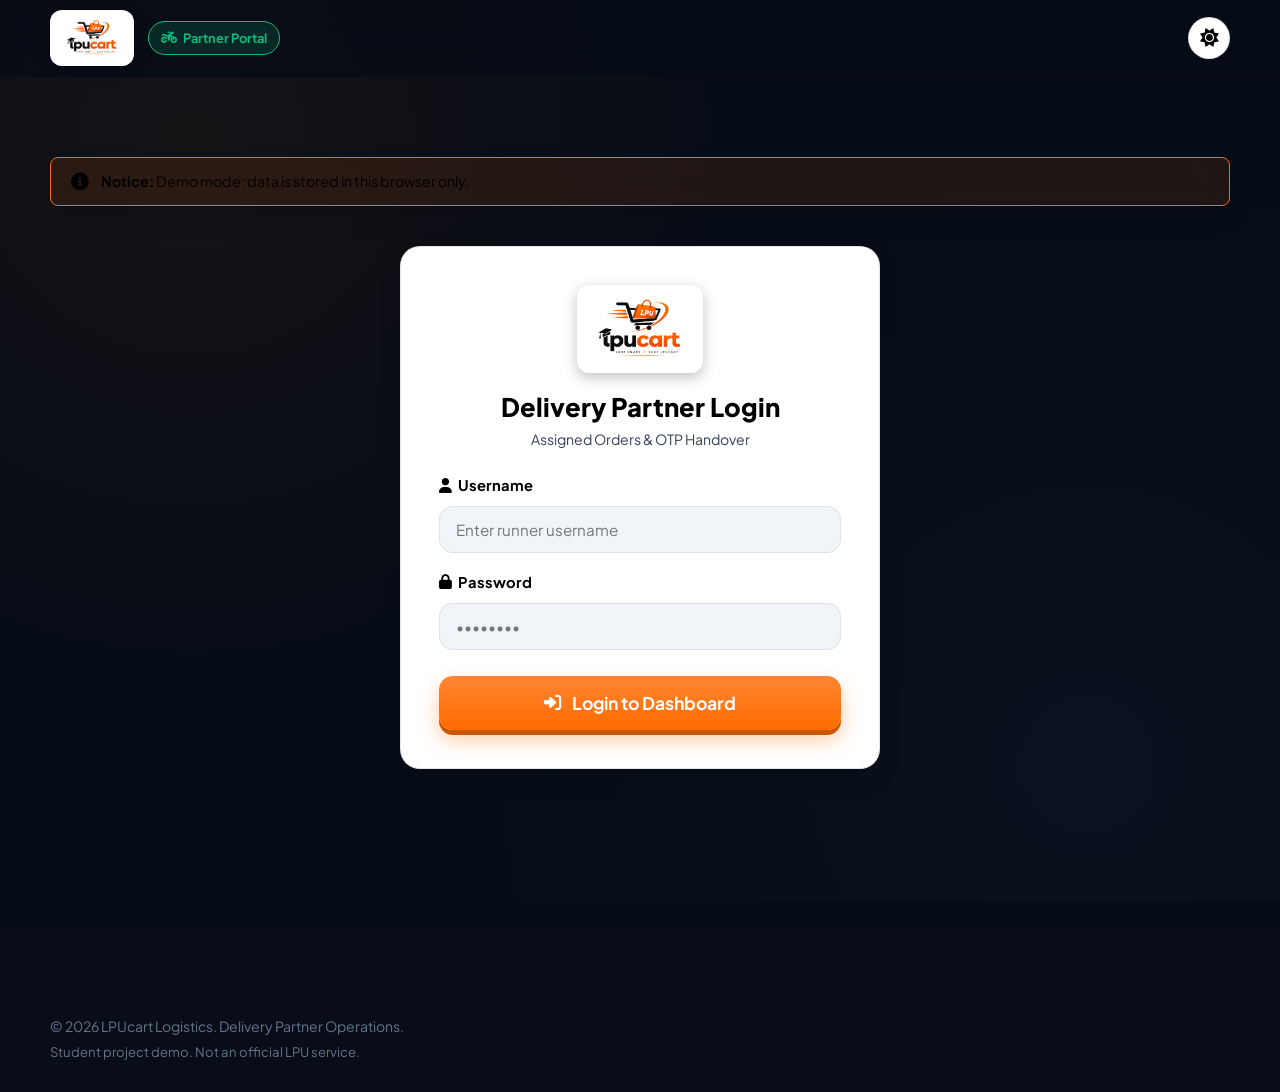
<file: runner-portal.html>
<!DOCTYPE html>
<html lang="en" data-theme="dark">
<head>
  <meta charset="UTF-8">
  <meta name="viewport" content="width=device-width, initial-scale=1.0">
  <meta name="robots" content="noindex, nofollow">
  <title>Delivery Partner Portal - LPUcart</title>

  <!-- Favicon & Touch Icons -->
  <link rel="icon" href="/favicon.png" type="image/png">
  <link rel="apple-touch-icon" href="/apple-touch-icon.png">

  <!-- Google Fonts -->
  <link rel="preconnect" href="https://fonts.googleapis.com">
  <link rel="preconnect" href="https://fonts.gstatic.com" crossorigin>
  <link href="https://fonts.googleapis.com/css2?family=Plus+Jakarta+Sans:wght@400;500;600;700;800;900&display=swap" rel="stylesheet">

  <!-- FontAwesome Icons -->
  <link rel="stylesheet" href="https://cdnjs.cloudflare.com/ajax/libs/font-awesome/6.4.0/css/all.min.css">

  <!-- Main Stylesheet -->
  <link rel="stylesheet" href="/css/style.css">

  <style>
    .portal-nav-badge {
      display: inline-flex;
      align-items: center;
      gap: 6px;
      padding: 6px 12px;
      border-radius: 20px;
      font-size: 0.8rem;
      font-weight: 700;
      background: rgba(16, 185, 129, 0.15);
      color: var(--accent-green);
      border: 1px solid var(--accent-green);
    }
    .partner-modal-backdrop {
      display: none;
      position: fixed;
      inset: 0;
      background: rgba(0, 0, 0, 0.75);
      z-index: 9999;
      align-items: center;
      justify-content: center;
      padding: 20px;
    }
    .partner-modal-backdrop.show {
      display: flex;
    }
    .partner-modal-box {
      background: var(--bg-card);
      border: 1px solid var(--border-card);
      border-radius: var(--radius-md);
      padding: 28px;
      max-width: 480px;
      width: 100%;
      box-shadow: var(--shadow-3d);
    }
  </style>
</head>
<body>

  <!-- Header -->
  <header class="navbar">
    <div class="container nav-container">
      <div style="display: flex; align-items: center; gap: 14px;">
        <a href="index.html" class="nav-logo brand-logo-pill" aria-label="LPUcart Home">
          <img src="/assets/logo.png" alt="LPUcart Logo" class="nav-brand-logo" width="64" height="48">
        </a>
        <span class="portal-nav-badge"><i class="fa-solid fa-motorcycle"></i> Partner Portal</span>
      </div>

      <div class="nav-actions">
        <button class="theme-toggle-btn" onclick="toggleTheme()" aria-label="Toggle Theme">
          <i class="fa-solid fa-sun"></i>
        </button>
        <button id="partner-logout-btn" class="btn-3d btn-3d-outline btn-sm" onclick="handlePartnerLogout()" style="display: none;">
          <i class="fa-solid fa-arrow-right-from-bracket"></i> Logout
        </button>
      </div>
    </div>
  </header>

  <main class="section-py">
    <div class="container">

      <!-- Notice Banner -->
      <div class="glass-card" style="padding: 12px 20px; margin-bottom: 24px; background: rgba(255, 107, 0, 0.1); border: 1px solid var(--primary); display: flex; align-items: center; gap: 12px; font-size: 0.9rem; border-radius: var(--radius-sm);">
        <i class="fa-solid fa-circle-info text-amber-500" style="font-size: 1.1rem;"></i>
        <span><strong>Notice:</strong> Demo mode: data is stored in this browser only.</span>
      </div>

      <!-- 1. LOGIN CONTAINER -->
      <div id="login-container" style="max-width: 480px; margin: 40px auto 80px;">
        <div class="glass-card form-card tilt-card" style="padding: 38px;">
          <div class="text-center" style="margin-bottom: 24px;">
            <div class="brand-logo-pill" style="display: inline-flex; margin-bottom: 14px;">
              <img src="/assets/logo.png" alt="LPUcart Logo" class="login-brand-logo" width="107" height="80">
            </div>
            <h1 style="font-size: 1.6rem; font-weight: 800;">Delivery Partner Login</h1>
            <p style="color: var(--text-secondary); font-size: 0.88rem;">Assigned Orders &amp; OTP Handover</p>
          </div>

          <form onsubmit="handlePartnerLogin(event)">
            <div style="display: flex; flex-direction: column; gap: 18px;">
              <div class="form-group">
                <label class="form-label" for="login-username"><i class="fa-solid fa-user"></i> Username</label>
                <input type="text" id="login-username" class="form-input" placeholder="Enter runner username" required autocomplete="username">
              </div>

              <div class="form-group">
                <label class="form-label" for="login-password"><i class="fa-solid fa-lock"></i> Password</label>
                <input type="password" id="login-password" class="form-input" placeholder="••••••••" required autocomplete="current-password">
              </div>

              <button type="submit" id="partner-login-btn" class="btn-3d btn-3d-orange btn-lg btn-full" style="margin-top: 8px;">
                <i class="fa-solid fa-right-to-bracket"></i> Login to Dashboard
              </button>
            </div>
          </form>

          <div id="partner-lockout-msg" style="display: none; margin-top: 16px; color: var(--accent-red); font-size: 0.85rem; text-align: center;"></div>
        </div>
      </div>

      <!-- 2. FORCE PASSWORD CHANGE MODAL -->
      <div id="partner-force-password-modal" class="partner-modal-backdrop">
        <div class="partner-modal-box">
          <div style="text-align: center; margin-bottom: 18px;">
            <i class="fa-solid fa-key text-amber-500" style="font-size: 2.2rem; margin-bottom: 8px;"></i>
            <h2 style="font-size: 1.35rem; font-weight: 800;">Update Temporary Password</h2>
            <p style="color: var(--text-secondary); font-size: 0.85rem;">Please set a new private password before accessing your delivery dashboard.</p>
          </div>
          <form onsubmit="handlePartnerForcePasswordSubmit(event)">
            <div style="display: flex; flex-direction: column; gap: 14px;">
              <div class="form-group">
                <label class="form-label">Temporary Password *</label>
                <input type="password" id="partner-force-current" class="form-input" required>
              </div>
              <div class="form-group">
                <label class="form-label">New Password (min 6 chars) *</label>
                <input type="password" id="partner-force-new" class="form-input" minlength="6" required>
              </div>
              <div class="form-group">
                <label class="form-label">Confirm New Password *</label>
                <input type="password" id="partner-force-confirm" class="form-input" minlength="6" required>
              </div>
              <button type="submit" class="btn-3d btn-3d-orange btn-md btn-full" style="margin-top: 8px;">
                Save New Password &amp; Continue
              </button>
            </div>
          </form>
        </div>
      </div>

      <!-- 3. PARTNER DASHBOARD CONTAINER -->
      <div id="dashboard-container" style="display: none;">
        
        <!-- Runner Profile Header Strip -->
        <div class="glass-card tilt-card" style="padding: 24px 32px; margin-bottom: 30px; display: flex; align-items: center; justify-content: space-between; flex-wrap: wrap; gap: 20px;">
          <div style="display: flex; align-items: center; gap: 16px;">
            <div style="width: 58px; height: 58px; border-radius: 50%; background: rgba(16, 185, 129, 0.15); color: var(--accent-green); display: flex; align-items: center; justify-content: center; font-size: 1.6rem; border: 2px solid var(--accent-green);">
              <i class="fa-solid fa-person-biking"></i>
            </div>
            <div>
              <div style="display: flex; align-items: center; gap: 10px;">
                <h2 style="font-size: 1.45rem; font-weight: 800; margin: 0;" id="partner-display-name">Runner</h2>
                <span class="status-pill status-delivered"><i class="fa-solid fa-circle-check"></i> On Duty</span>
              </div>
              <div style="color: var(--text-secondary); font-size: 0.85rem; margin-top: 4px;">
                Assigned Parcels Only • OTP Verification Protected
              </div>
            </div>
          </div>

          <div style="display: flex; gap: 12px; align-items: center;">
            <button class="btn-3d btn-3d-outline btn-sm" onclick="openPartnerPasswordChangeModal()">
              <i class="fa-solid fa-lock"></i> Change Password
            </button>
          </div>
        </div>

        <!-- Metric Counter Cards -->
        <div class="dashboard-grid" style="margin-bottom: 28px;">
          <div class="glass-card tilt-card dash-stat-card">
            <div class="dash-stat-icon" style="background: rgba(255, 107, 0, 0.15); color: var(--primary);">
              <i class="fa-solid fa-boxes-packing"></i>
            </div>
            <div>
              <div style="font-size: 1.8rem; font-weight: 900;" id="metric-active-count">0</div>
              <div style="font-size: 0.85rem; color: var(--text-secondary);">Active Assigned</div>
            </div>
          </div>

          <div class="glass-card tilt-card dash-stat-card">
            <div class="dash-stat-icon" style="background: rgba(6, 182, 212, 0.15); color: var(--accent-cyan);">
              <i class="fa-solid fa-route"></i>
            </div>
            <div>
              <div style="font-size: 1.8rem; font-weight: 900;" id="metric-ontheway-count">0</div>
              <div style="font-size: 0.85rem; color: var(--text-secondary);">On The Way</div>
            </div>
          </div>

          <div class="glass-card tilt-card dash-stat-card">
            <div class="dash-stat-icon" style="background: rgba(16, 185, 129, 0.15); color: var(--accent-green);">
              <i class="fa-solid fa-circle-check"></i>
            </div>
            <div>
              <div style="font-size: 1.8rem; font-weight: 900;" id="metric-delivered-count">0</div>
              <div style="font-size: 0.85rem; color: var(--text-secondary);">Completed Deliveries</div>
            </div>
          </div>
        </div>

        <!-- Orders Section -->
        <div class="glass-card tilt-card" style="padding: 28px;">
          <div style="display: flex; align-items: center; justify-content: space-between; flex-wrap: wrap; gap: 14px; margin-bottom: 20px;">
            <h2 style="font-size: 1.3rem; font-weight: 800;">
              <i class="fa-solid fa-clipboard-list text-primary"></i> My Assigned Deliveries
            </h2>
            <div style="display: flex; gap: 8px;">
              <button class="btn-3d btn-3d-orange btn-sm" id="btn-subfilter-active" onclick="setRunnerSubfilter('active')">Active</button>
              <button class="btn-3d btn-3d-outline btn-sm" id="btn-subfilter-completed" onclick="setRunnerSubfilter('completed')">Completed</button>
            </div>
          </div>

          <div id="partner-orders-container" style="display: flex; flex-direction: column; gap: 16px;">
            <!-- Populated dynamically -->
          </div>
        </div>

      </div>

    </div>
  </main>

  <!-- PARTNER VOLUNTARY CHANGE PASSWORD MODAL -->
  <div id="partner-change-password-modal" class="partner-modal-backdrop">
    <div class="partner-modal-box">
      <div style="display: flex; justify-content: space-between; align-items: center; margin-bottom: 18px;">
        <h3 style="font-size: 1.25rem; font-weight: 800;"><i class="fa-solid fa-key text-primary"></i> Change Password</h3>
        <button type="button" onclick="closePartnerPasswordChangeModal()" style="background: none; border: none; color: var(--text-muted); font-size: 1.2rem; cursor: pointer;">&times;</button>
      </div>

      <form onsubmit="handlePartnerVoluntaryPasswordChange(event)">
        <div style="display: flex; flex-direction: column; gap: 14px;">
          <div class="form-group">
            <label class="form-label">Current Password *</label>
            <input type="password" id="partner-vol-current" class="form-input" required>
          </div>
          <div class="form-group">
            <label class="form-label">New Password (min 6 chars) *</label>
            <input type="password" id="partner-vol-new" class="form-input" minlength="6" required>
          </div>
          <div class="form-group">
            <label class="form-label">Confirm New Password *</label>
            <input type="password" id="partner-vol-confirm" class="form-input" minlength="6" required>
          </div>
          <div style="display: flex; gap: 10px; margin-top: 8px;">
            <button type="button" class="btn-3d btn-3d-outline btn-sm" style="flex: 1;" onclick="closePartnerPasswordChangeModal()">Cancel</button>
            <button type="submit" class="btn-3d btn-3d-orange btn-sm" style="flex: 1;">Update Password</button>
          </div>
        </div>
      </form>
    </div>
  </div>

  <!-- Shared Footer -->
  <footer class="site-footer">
    <div class="container">
      <div class="footer-bottom">
        <div>
          <div>&copy; 2026 LPUcart Logistics. Delivery Partner Operations.</div>
          <div style="font-size:0.82rem; color:var(--text-muted); margin-top:4px;">Student project demo. Not an official LPU service.</div>
        </div>
      </div>
    </div>
  </footer>

  <!-- Scripts -->
  <script src="/js/main.js"></script>
  <script src="/js/pricing.js"></script>
  <script src="/js/storage.js"></script>

  <script>
    let currentPartnerSession = null;
    let currentSubfilter = "active"; // "active" | "completed"

    document.addEventListener("DOMContentLoaded", () => {
      checkPartnerSession();
    });

    function checkPartnerSession() {
      const session = window.LPU_STORAGE.getPartnerSession();
      const loginBox = document.getElementById("login-container");
      const dashBox = document.getElementById("dashboard-container");
      const logoutBtn = document.getElementById("partner-logout-btn");

      if (session) {
        currentPartnerSession = session;
        loginBox.style.display = "none";
        dashBox.style.display = "block";
        logoutBtn.style.display = "inline-flex";
        document.getElementById("partner-display-name").textContent = session.name || session.username;

        if (session.mustChangePassword) {
          document.getElementById("partner-force-password-modal").classList.add("show");
        } else {
          document.getElementById("partner-force-password-modal").classList.remove("show");
        }

        renderPartnerDashboard();
      } else {
        currentPartnerSession = null;
        loginBox.style.display = "block";
        dashBox.style.display = "none";
        logoutBtn.style.display = "none";
        document.getElementById("partner-force-password-modal").classList.remove("show");
      }
    }

    async function handlePartnerLogin(e) {
      e.preventDefault();
      const u = document.getElementById("login-username").value.trim();
      const p = document.getElementById("login-password").value;
      const btn = document.getElementById("partner-login-btn");
      btn.disabled = true;

      const res = await window.LPU_STORAGE.partnerLogin(u, p);
      btn.disabled = false;

      if (res.success) {
        showToast("Logged in as Delivery Partner!", "success");
        checkPartnerSession();
      } else {
        showToast(res.error, "error");
        const msgEl = document.getElementById("partner-lockout-msg");
        if (res.error.includes("locked")) {
          msgEl.textContent = res.error;
          msgEl.style.display = "block";
        }
      }
    }

    function handlePartnerLogout() {
      window.LPU_STORAGE.partnerLogout();
      showToast("Logged out of partner portal", "info");
      checkPartnerSession();
    }

    async function handlePartnerForcePasswordSubmit(e) {
      e.preventDefault();
      if (!currentPartnerSession) return;
      const cur = document.getElementById("partner-force-current").value;
      const n1 = document.getElementById("partner-force-new").value;
      const n2 = document.getElementById("partner-force-confirm").value;

      if (n1 !== n2) {
        showToast("New passwords do not match!", "error");
        return;
      }

      const res = await window.LPU_STORAGE.partnerChangePassword(currentPartnerSession.partnerId, cur, n1);
      if (res.success) {
        showToast("Password updated successfully!", "success");
        document.getElementById("partner-force-password-modal").classList.remove("show");
        checkPartnerSession();
      } else {
        showToast(res.error, "error");
      }
    }

    function openPartnerPasswordChangeModal() {
      document.getElementById("partner-change-password-modal").classList.add("show");
    }

    function closePartnerPasswordChangeModal() {
      document.getElementById("partner-change-password-modal").classList.remove("show");
    }

    async function handlePartnerVoluntaryPasswordChange(e) {
      e.preventDefault();
      if (!currentPartnerSession) return;
      const cur = document.getElementById("partner-vol-current").value;
      const n1 = document.getElementById("partner-vol-new").value;
      const n2 = document.getElementById("partner-vol-confirm").value;

      if (n1 !== n2) {
        showToast("New passwords do not match!", "error");
        return;
      }

      const res = await window.LPU_STORAGE.partnerChangePassword(currentPartnerSession.partnerId, cur, n1);
      if (res.success) {
        showToast("Password updated successfully!", "success");
        closePartnerPasswordChangeModal();
        e.target.reset();
      } else {
        showToast(res.error, "error");
      }
    }

    function setRunnerSubfilter(filter) {
      currentSubfilter = filter;
      document.getElementById("btn-subfilter-active").className = (filter === "active") ? "btn-3d btn-3d-orange btn-sm" : "btn-3d btn-3d-outline btn-sm";
      document.getElementById("btn-subfilter-completed").className = (filter === "completed") ? "btn-3d btn-3d-orange btn-sm" : "btn-3d btn-3d-outline btn-sm";
      renderPartnerDashboard();
    }

    function renderPartnerDashboard() {
      if (!currentPartnerSession) return;
      const partnerId = currentPartnerSession.partnerId;
      const allOrders = window.LPU_STORAGE.getOrders();

      // PART D.2: Partner sees ONLY orders assigned to them!
      const myOrders = allOrders.filter(o => o.partnerId === partnerId);

      const activeOrders = myOrders.filter(o => o.status === "Assigned" || o.status === "Picked" || o.status === "On the way");
      const onTheWayOrders = myOrders.filter(o => o.status === "On the way");
      const completedOrders = myOrders.filter(o => o.status === "Delivered" || o.status === "Confirmed");

      document.getElementById("metric-active-count").textContent = activeOrders.length;
      document.getElementById("metric-ontheway-count").textContent = onTheWayOrders.length;
      document.getElementById("metric-delivered-count").textContent = completedOrders.length;

      const container = document.getElementById("partner-orders-container");
      const displayList = (currentSubfilter === "active") ? activeOrders : completedOrders;

      if (displayList.length === 0) {
        container.innerHTML = `<div style="text-align:center; padding: 36px; color: var(--text-muted); background: var(--bg-input); border-radius: var(--radius-sm);">No ${currentSubfilter} orders assigned to you right now.</div>`;
        return;
      }

      container.innerHTML = displayList.map(o => {
        const isCompleted = (o.status === "Delivered" || o.status === "Confirmed");
        
        // PART D.3: Mask phone after delivery
        const studentPhoneDisplay = isCompleted 
          ? `+91 ******${(o.phone || '').slice(-4)}`
          : `+91 ${o.phone}`;

        return `
          <div class="glass-card" style="padding: 22px; border-left: 4px solid ${isCompleted ? 'var(--accent-green)' : 'var(--primary)'};">
            <div style="display:flex; justify-content:space-between; align-items:flex-start; flex-wrap:wrap; gap:12px; margin-bottom:14px;">
              <div>
                <span class="status-pill status-${o.status.toLowerCase().replace(/\s+/g, '')}">${o.status}</span>
                <span style="font-weight:800; font-size:1.15rem; margin-left:8px; color:var(--text-primary);">${o.id}</span>
              </div>
              <div style="font-size:0.85rem; color:var(--text-secondary);">
                Slot: <strong>${o.timeSlot}</strong>
              </div>
            </div>

            <div style="display:grid; grid-template-columns: repeat(auto-fit, minmax(220px, 1fr)); gap: 14px; font-size: 0.9rem; margin-bottom: 16px;">
              <div>
                <div style="color:var(--text-muted); font-size:0.78rem; font-weight:700;">STUDENT &amp; DESTINATION</div>
                <div style="font-weight:700;">${o.name}</div>
                <div style="color:var(--text-secondary);">${o.hostelBlock} • Room: ${isCompleted ? 'Masked' : o.roomNo}</div>
                <div style="color:var(--text-secondary);">Phone: ${studentPhoneDisplay}</div>
              </div>

              <div>
                <div style="color:var(--text-muted); font-size:0.78rem; font-weight:700;">PARCEL DETAILS</div>
                <div>Courier Ref: <code>${o.trackingId}</code></div>
                <div>${o.parcels} parcel(s) • ${o.deliveryType === 'room' ? 'Room Delivery' : (o.deliveryType === 'live' ? 'Live Coordinates' : 'Hostel Gate')}</div>
                <div style="font-weight:700; color:var(--accent-green); margin-top:2px;">₹${o.priceBreakdown ? o.priceBreakdown.total : 11} (${o.paymentStatus})</div>
              </div>

              ${(!isCompleted && o.liveLocation && o.liveLocation.mapsUrl) ? `
                <div>
                  <div style="color:var(--text-muted); font-size:0.78rem; font-weight:700;">LIVE PIN LOCATION</div>
                  <a href="${o.liveLocation.mapsUrl}" target="_blank" style="color:var(--accent-cyan); font-weight:700; text-decoration:underline; display:inline-flex; align-items:center; gap:6px; margin-top:4px;">
                    <i class="fa-solid fa-location-arrow"></i> Open Google Maps Pin
                  </a>
                </div>
              ` : ''}
            </div>

            ${!isCompleted ? `
              <div style="border-top:1px solid var(--border-subtle); padding-top:14px; display:flex; align-items:center; justify-content:space-between; flex-wrap:wrap; gap:12px;">
                <div style="display:flex; gap:10px; flex-wrap:wrap;">
                  ${o.status === "Assigned" ? `
                    <button class="btn-3d btn-3d-orange btn-sm" onclick="advanceOrderStatus('${o.id}', 'Picked')">
                      <i class="fa-solid fa-box-archive"></i> Mark Picked from Uni Mall
                    </button>
                  ` : ''}

                  ${o.status === "Picked" ? `
                    <button class="btn-3d btn-3d-orange btn-sm" onclick="advanceOrderStatus('${o.id}', 'On the way')">
                      <i class="fa-solid fa-motorcycle"></i> Start Journey to Hostel
                    </button>
                  ` : ''}

                  ${o.status === "On the way" ? `
                    <div style="display:flex; align-items:center; gap:8px;">
                      <input type="text" id="otp-input-${o.id}" class="form-input" placeholder="4-Digit Student OTP" maxlength="4" style="width:160px; padding:6px 12px; font-weight:700; text-align:center;">
                      <button class="btn-3d btn-3d-orange btn-sm" onclick="completeOtpDelivery('${o.id}')">
                        <i class="fa-solid fa-key"></i> Verify OTP &amp; Deliver
                      </button>
                    </div>
                  ` : ''}
                </div>
              </div>
            ` : `
              <div style="font-size:0.84rem; color:var(--text-muted); border-top:1px solid var(--border-subtle); padding-top:10px;">
                ${o.status === 'Delivered' 
                  ? '<i class="fa-solid fa-hourglass-half text-amber-500"></i> Handed over with OTP. Waiting for owner confirmation.'
                  : '<i class="fa-solid fa-circle-check text-emerald-500"></i> Confirmed &amp; Completed.'}
              </div>
            `}
          </div>
        `;
      }).join("");
    }

    function advanceOrderStatus(orderId, newStatus) {
      if (!currentPartnerSession) return;
      const res = window.LPU_STORAGE.updatePartnerOrderStatus(orderId, newStatus, null, currentPartnerSession.partnerId);
      if (res.success) {
        showToast(res.message, "success");
        renderPartnerDashboard();
      } else {
        showToast(res.message, "error");
      }
    }

    function completeOtpDelivery(orderId) {
      if (!currentPartnerSession) return;
      const input = document.getElementById(`otp-input-${orderId}`);
      if (!input || !input.value.trim()) {
        showToast("Please enter the 4-digit student OTP", "error");
        return;
      }

      const res = window.LPU_STORAGE.updatePartnerOrderStatus(orderId, "Delivered", input.value.trim(), currentPartnerSession.partnerId);
      if (res.success) {
        showToast(res.message, "success");
        renderPartnerDashboard();
      } else {
        showToast(res.message, "error");
      }
    }
  </script>
</body>
</html>
</file>
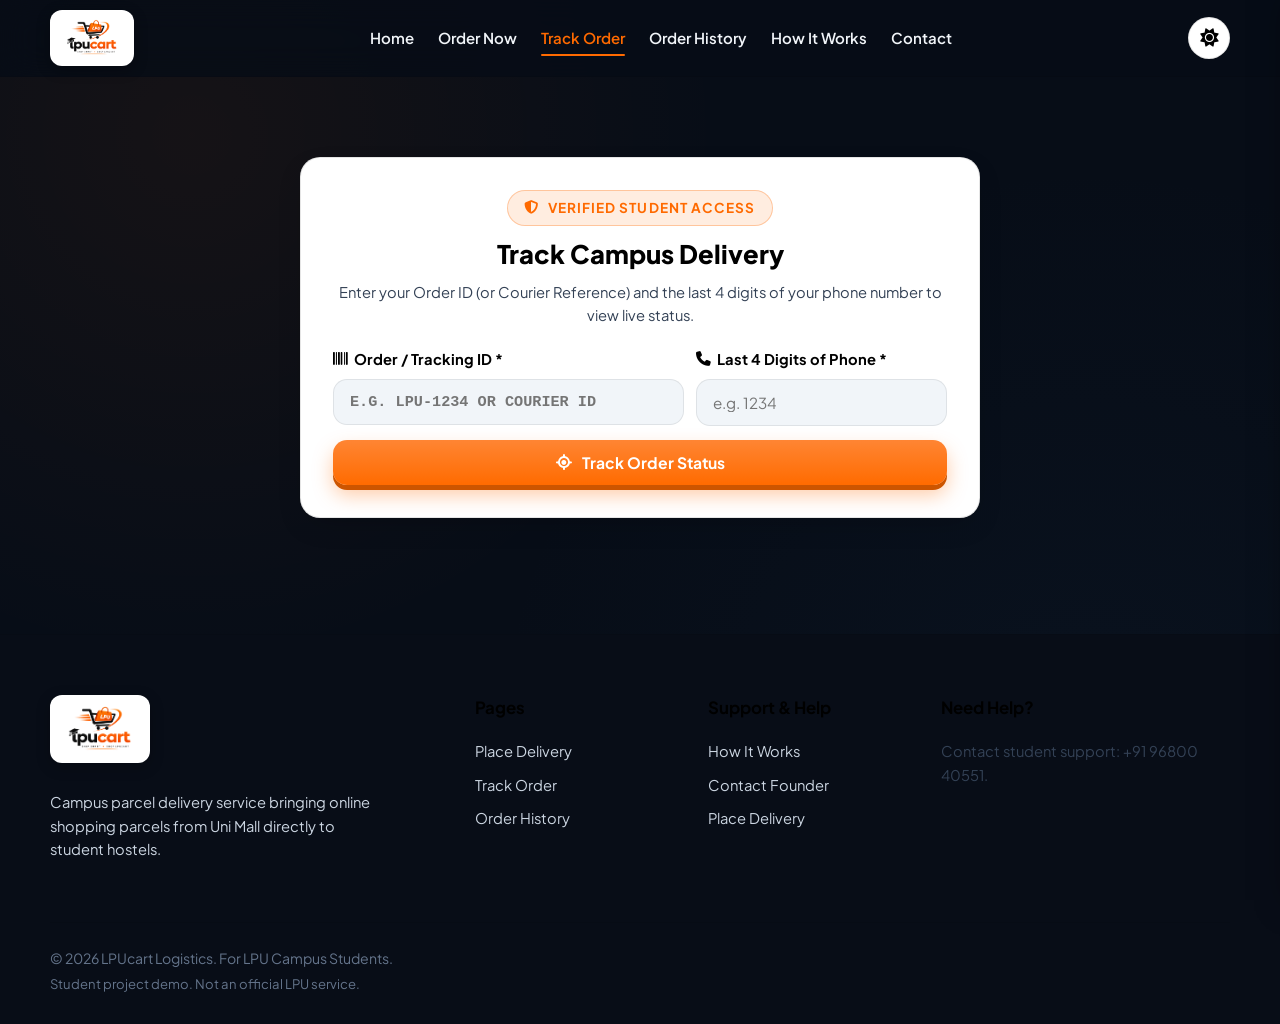
<file: track.html>
<!DOCTYPE html>
<html lang="en" data-theme="dark">
<head>
  <meta charset="UTF-8">
  <meta name="viewport" content="width=device-width, initial-scale=1.0">
  <title>Track Order - LPUcart - Uni Mall se Hostel Parcel Delivery</title>
  <meta name="description" content="Track your LPU campus parcel delivery in real-time. View live status (Picked, On the way, Delivered), runner details, handover OTP, and rating.">
  <link rel="canonical" href="https://lpucart-delivery.netlify.app/track">

  <!-- Favicon & Touch Icons -->
  <link rel="icon" href="/favicon.png" type="image/png">
  <link rel="apple-touch-icon" href="/apple-touch-icon.png">

  <!-- Open Graph / Facebook -->
  <meta property="og:type" content="website">
  <meta property="og:site_name" content="LPUcart">
  <meta property="og:url" content="https://lpucart-delivery.netlify.app/track">
  <meta property="og:title" content="Track Order - LPUcart - Uni Mall se Hostel Parcel Delivery">
  <meta property="og:description" content="Track your LPU campus parcel delivery in real-time. View live status (Picked, On the way, Delivered), runner details, handover OTP, and rating.">
  <meta property="og:image" content="https://lpucart-delivery.netlify.app/assets/logo.png">

  <!-- Twitter Card -->
  <meta name="twitter:card" content="summary_large_image">
  <meta name="twitter:title" content="Track Order - LPUcart - Uni Mall se Hostel Parcel Delivery">
  <meta name="twitter:description" content="Track your LPU campus parcel delivery in real-time. View live status (Picked, On the way, Delivered), runner details, handover OTP, and rating.">
  <meta name="twitter:image" content="https://lpucart-delivery.netlify.app/assets/logo.png">

  <!-- Google Fonts -->
  <link rel="preconnect" href="https://fonts.googleapis.com">
  <link rel="preconnect" href="https://fonts.gstatic.com" crossorigin>
  <link href="https://fonts.googleapis.com/css2?family=Plus+Jakarta+Sans:wght@400;500;600;700;800;900&display=swap" rel="stylesheet">

  <!-- FontAwesome Icons -->
  <link rel="stylesheet" href="https://cdnjs.cloudflare.com/ajax/libs/font-awesome/6.4.0/css/all.min.css">

  <!-- Main Stylesheet -->
  <link rel="stylesheet" href="/css/style.css">
</head>

<body>

  <header class="navbar">
    <div class="container nav-container">
      <a href="index.html" class="nav-logo brand-logo-pill" aria-label="LPUcart Home">
        <img src="/assets/logo.png" alt="LPUcart Logo" class="nav-brand-logo" width="64" height="48">
      </a>

      <nav class="nav-links">
        <a href="index.html" class="nav-link">Home</a>
        <a href="order.html" class="nav-link">Order Now</a>
        <a href="track.html" class="nav-link active">Track Order</a>
        <a href="history.html" class="nav-link">Order History</a>
        <a href="how-it-works.html" class="nav-link">How It Works</a>
        <a href="contact.html" class="nav-link">Contact</a>
      </nav>

      <div class="nav-actions">
        <button class="theme-toggle-btn" onclick="toggleTheme()" aria-label="Toggle Theme">
          <i class="fa-solid fa-sun"></i>
        </button>
        <button class="mobile-menu-btn" id="mobile-menu-btn" aria-label="Open Mobile Menu">
          <i class="fa-solid fa-bars"></i>
        </button>
      </div>
    </div>
  </header>

  <!-- Mobile Off-Canvas Drawer -->
  <div class="mobile-nav-overlay" id="mobile-nav-overlay"></div>
  <aside class="mobile-nav-menu" id="mobile-nav-menu">
    <div style="display:flex; justify-content:space-between; align-items:center; margin-bottom:20px;">
      <a href="index.html" class="brand-logo-pill" aria-label="LPUcart Home">
        <img src="/assets/logo.png" alt="LPUcart Logo" class="nav-brand-logo" width="48" height="36">
      </a>
      <button class="theme-toggle-btn" onclick="toggleTheme()"><i class="fa-solid fa-sun"></i></button>
    </div>
    <a href="index.html" class="nav-link"><i class="fa-solid fa-house"></i> Home</a>
    <a href="order.html" class="nav-link"><i class="fa-solid fa-cart-shopping"></i> Order Now</a>
    <a href="track.html" class="nav-link active"><i class="fa-solid fa-location-crosshairs"></i> Track Order</a>
    <a href="history.html" class="nav-link"><i class="fa-solid fa-clock-rotate-left"></i> Order History</a>
    <a href="how-it-works.html" class="nav-link"><i class="fa-solid fa-circle-question"></i> How It Works</a>
    <a href="contact.html" class="nav-link"><i class="fa-solid fa-envelope"></i> Contact Us</a>
  </aside>

  <!-- MAIN TRACKING CONTENT -->
  <main class="section-py">
    <div class="container">

      <!-- Verified Tracking Search Box -->
      <div class="glass-card tilt-card" style="max-width: 680px; margin: 0 auto 36px; padding: 32px;">
        <div class="tilt-inner">
          <div style="text-align: center; margin-bottom: 20px;">
            <div class="section-badge" style="margin-bottom: 8px;"><i class="fa-solid fa-shield-halved"></i> Verified Student Access</div>
            <h1 style="font-size: 1.6rem; font-weight: 800; margin: 0;">Track Campus Delivery</h1>
            <p style="color: var(--text-secondary); font-size: 0.92rem; margin-top: 6px;">
              Enter your Order ID (or Courier Reference) and the last 4 digits of your phone number to view live status.
            </p>
          </div>

          <form onsubmit="handleTrackSearch(event)" style="display: flex; flex-direction: column; gap: 14px;">
            <div style="display: grid; grid-template-columns: 1.4fr 1fr; gap: 12px;">
              <div class="form-group">
                <label class="form-label" for="track-id-input"><i class="fa-solid fa-barcode text-primary"></i> Order / Tracking ID *</label>
                <input type="text" id="track-id-input" class="form-input" placeholder="e.g. LPU-1234 or Courier ID" required
                  style="font-family: var(--font-mono); font-weight: 700; text-transform: uppercase;">
              </div>
              <div class="form-group">
                <label class="form-label" for="track-phone-last4"><i class="fa-solid fa-phone text-primary"></i> Last 4 Digits of Phone *</label>
                <input type="tel" id="track-phone-last4" class="form-input" placeholder="e.g. 1234" pattern="[0-9]{4}" maxlength="4" required>
              </div>
            </div>
            <button type="submit" class="btn-3d btn-3d-orange btn-md btn-full">
              <i class="fa-solid fa-location-crosshairs"></i> Track Order Status
            </button>
          </form>

          <!-- Order Not Found Error Card -->
          <div id="tracking-not-found" class="glass-card" style="display: none; margin-top: 20px; padding: 18px; border: 1px solid rgba(239, 68, 68, 0.4); background: rgba(239, 68, 68, 0.08); text-align: center; border-radius: var(--radius-sm);">
            <div style="color: var(--accent-red); font-weight: 700; font-size: 1rem; margin-bottom: 4px;">
              <i class="fa-solid fa-circle-exclamation"></i> Order not found
            </div>
            <div id="tracking-not-found-msg" style="font-size: 0.85rem; color: var(--text-secondary);">
              Please check your Order ID and the last 4 digits of the phone number used when placing the order.
            </div>
          </div>
        </div>
      </div>

      <!-- Tracking Results Card -->
      <div id="tracking-result-container" style="display: none; max-width: 860px; margin: 0 auto;">
        <div class="glass-card tilt-card" style="padding: 36px; margin-bottom: 28px;">
          <div class="tilt-inner">

            <!-- Order Header -->
            <div style="display: flex; align-items: center; justify-content: space-between; flex-wrap: wrap; gap: 16px; border-bottom: 1px solid var(--border-subtle); padding-bottom: 20px;">
              <div>
                <span class="section-badge" style="margin-bottom: 6px;"><i class="fa-solid fa-box"></i> Campus Delivery</span>
                <h2 style="font-size: 1.8rem; font-weight: 900; margin: 0; font-family: var(--font-mono);" id="order-id-title">LPU-0000</h2>
                <div style="font-size: 0.85rem; color: var(--text-muted); margin-top: 4px;" id="order-placed-time">Booked Today</div>
              </div>
              <div style="text-align: right;">
                <div id="order-status-badge" class="status-pill status-ontheway" style="font-size: 1rem; padding: 6px 16px;">
                  On the way
                </div>
              </div>
            </div>

            <!-- 3D PROGRESS STEPPER (Picked -> On the way -> Delivered) -->
            <div class="tracking-stepper">
              <div class="stepper-progress-bg">
                <div class="stepper-progress-fill" id="stepper-fill"></div>
              </div>

              <!-- Node 1: Picked from Uni Mall -->
              <div class="step-node" id="step-node-picked">
                <div class="step-circle"><i class="fa-solid fa-box-open"></i></div>
                <div style="text-align: center;">
                  <div class="step-node-title">Picked</div>
                  <div style="font-size: 0.76rem; color: var(--text-muted);">From Uni Mall</div>
                </div>
              </div>

              <!-- Node 2: On the way -->
              <div class="step-node" id="step-node-ontheway">
                <div class="step-circle"><i class="fa-solid fa-motorcycle"></i></div>
                <div style="text-align: center;">
                  <div class="step-node-title">On the way</div>
                  <div style="font-size: 0.76rem; color: var(--text-muted);">En route to Hostel</div>
                </div>
              </div>

              <!-- Node 3: Delivered with OTP -->
              <div class="step-node" id="step-node-delivered">
                <div class="step-circle"><i class="fa-solid fa-circle-check"></i></div>
                <div style="text-align: center;">
                  <div class="step-node-title">Delivered</div>
                  <div style="font-size: 0.76rem; color: var(--text-muted);">OTP Verified</div>
                </div>
              </div>
            </div>

            <!-- OTP Box Showcase (Highlight for Student) -->
            <div class="otp-display-box" id="student-otp-card">
              <div style="display: flex; align-items: center; justify-content: center; gap: 8px; font-weight: 700; font-size: 0.9rem; color: var(--primary);">
                <i class="fa-solid fa-key"></i> YOUR PARCEL HANDOVER OTP
              </div>
              <div class="otp-number" id="track-otp-number">0000</div>
              <div style="font-size: 0.85rem; color: var(--text-secondary);">
                Tell this 4-digit code to the delivery partner when they arrive. Handover cannot be completed without this OTP.
              </div>
            </div>

            <!-- Delivery Partner Information Card -->
            <div class="glass-card" style="padding: 22px; margin: 24px 0; background: rgba(30, 62, 98, 0.2); border: 1px solid var(--border-card); display: flex; align-items: center; justify-content: space-between; flex-wrap: wrap; gap: 20px;">
              <div style="display: flex; align-items: center; gap: 16px;">
                <div style="width: 48px; height: 48px; border-radius: 50%; background: rgba(255,107,0,0.15); display: flex; align-items: center; justify-content: center; font-size: 1.4rem; color: var(--primary);">
                  <i class="fa-solid fa-user-ninja"></i>
                </div>
                <div>
                  <div style="display: flex; align-items: center; gap: 8px;">
                    <span style="font-size: 1.15rem; font-weight: 800;" id="runner-name">Assigned Partner</span>
                    <span class="status-pill status-delivered" style="font-size: 0.72rem;"><i class="fa-solid fa-circle-check"></i> Verified Partner</span>
                  </div>
                  <div style="font-size: 0.85rem; color: var(--text-secondary); margin-top: 2px;" id="runner-vehicle">
                    LPUcart Campus Delivery Runner
                  </div>
                  <div style="font-size: 0.85rem; color: var(--text-muted); margin-top: 2px;">
                    <i class="fa-solid fa-phone"></i> <span id="runner-phone">+91 96800 40551</span>
                  </div>
                </div>
              </div>

              <!-- Quick Communication Action Buttons -->
              <div style="display: flex; gap: 10px; flex-wrap: wrap;">
                <button type="button" class="btn-3d btn-3d-orange btn-sm" id="whatsapp-runner-btn">
                  <i class="fa-brands fa-whatsapp"></i> Chat on WhatsApp
                </button>
                <a href="#" class="btn-3d btn-3d-outline btn-sm" id="call-runner-btn">
                  <i class="fa-solid fa-phone"></i> Call Runner
                </a>
              </div>
            </div>

            <!-- Order Details Grid -->
            <div style="display: grid; grid-template-columns: repeat(auto-fit, minmax(260px, 1fr)); gap: 20px; font-size: 0.92rem; margin-top: 24px;">
              <div style="background: var(--bg-input); padding: 16px; border-radius: var(--radius-md);">
                <div style="color: var(--text-muted); font-size: 0.8rem; margin-bottom: 4px; font-weight: 700;">STUDENT &amp; DESTINATION</div>
                <div style="font-weight: 700;" id="detail-student-name">Verified Student</div>
                <div style="color: var(--text-secondary);" id="detail-hostel-room">Hostel Block • Room: Masked</div>
                <div style="color: var(--text-secondary);" id="detail-student-phone">Phone: Verified</div>
                <div style="color: var(--text-secondary); margin-top: 4px;" id="detail-time-slot">Slot: Delivery Slot</div>
                <div id="detail-live-location-wrap" style="margin-top: 8px; display: none;">
                  <a id="detail-maps-link" href="#" target="_blank" style="color: var(--accent-cyan); text-decoration: underline; font-weight: 600;">
                    <i class="fa-solid fa-location-arrow"></i> View Live Campus Coordinates
                  </a>
                </div>
              </div>

              <div style="background: var(--bg-input); padding: 16px; border-radius: var(--radius-md);">
                <div style="color: var(--text-muted); font-size: 0.8rem; margin-bottom: 4px; font-weight: 700;">PARCEL &amp; BILLING</div>
                <div style="font-weight: 700;" id="detail-tracking-id">Tracking Reference</div>
                <div style="color: var(--text-secondary);" id="detail-parcels-count">1 Parcel</div>
                <div style="margin-top: 6px; font-weight: 700; color: var(--primary);" id="detail-total-price">Total: ₹11</div>
              </div>
            </div>

            <!-- Interactive 5-Star Rating System (Enabled when order is Delivered) -->
            <div id="rating-section" style="margin-top: 32px; padding: 24px; border-radius: var(--radius-md); background: rgba(245, 158, 11, 0.08); border: 1px dashed var(--accent-yellow); text-align: center; display: none;">
              <h3 style="font-size: 1.15rem; font-weight: 800; margin-bottom: 6px;">Rate Your Delivery Experience</h3>
              <p style="font-size: 0.88rem; color: var(--text-secondary); margin-bottom: 14px;">How was your parcel delivery by <span id="rating-runner-name">Assigned Partner</span>?</p>
              
              <div class="star-rating-group" id="star-rating-container">
                <i class="fa-solid fa-star star-icon" data-star="1" onclick="selectStar(1)"></i>
                <i class="fa-solid fa-star star-icon" data-star="2" onclick="selectStar(2)"></i>
                <i class="fa-solid fa-star star-icon" data-star="3" onclick="selectStar(3)"></i>
                <i class="fa-solid fa-star star-icon" data-star="4" onclick="selectStar(4)"></i>
                <i class="fa-solid fa-star star-icon" data-star="5" onclick="selectStar(5)"></i>
              </div>

              <div style="max-width: 450px; margin: 16px auto 0;">
                <input type="text" id="rating-feedback-input" class="form-input" placeholder="Leave a nice note for the runner (optional)">
                <button type="button" class="btn-3d btn-3d-orange btn-sm" style="margin-top: 10px;" onclick="submitOrderRating()">
                  <i class="fa-solid fa-paper-plane"></i> Submit Rating
                </button>
              </div>

              <div id="rating-submitted-message" style="margin-top: 10px; font-size: 0.88rem; font-weight: 700; color: var(--accent-green); display: none;">
                <i class="fa-solid fa-circle-check"></i> Thank you! Your rating has been recorded.
              </div>
            </div>

            <!-- Status Timeline List -->
            <div style="margin-top: 36px;">
              <h3 style="font-size: 1.1rem; font-weight: 800; margin-bottom: 16px;">Delivery Log &amp; Timeline</h3>
              <div id="tracking-timeline-list" style="display: flex; flex-direction: column; gap: 12px;">
                <!-- Populated dynamically -->
              </div>
            </div>

          </div>
        </div>
      </div>

      <!-- Not Found Message -->
      <div id="tracking-not-found" class="glass-card" style="display: none; max-width: 600px; margin: 0 auto; padding: 36px; text-align: center;">
        <i class="fa-solid fa-circle-exclamation text-rose-500" style="font-size: 3rem; margin-bottom: 16px; display: inline-block;"></i>
        <h3 style="font-size: 1.4rem; font-weight: 800; margin-bottom: 8px;">Order Not Found</h3>
        <p style="color: var(--text-secondary); font-size: 0.95rem; margin-bottom: 20px;">
          We couldn't locate an active delivery with that ID. Please double-check the order code or place a new delivery.
        </p>
        <a href="order.html" class="btn-3d btn-3d-orange">Place New Order</a>
      </div>

    </div>
  </main>

  <!-- Shared Footer -->
  <footer class="site-footer">
    <div class="container">
      <div class="footer-grid">
        <div class="footer-brand">
          <a href="index.html" class="brand-logo-pill footer-logo-pill" aria-label="LPUcart Home" style="display: inline-flex; margin-bottom: 12px;">
            <img src="/assets/logo.png" alt="LPUcart Logo" class="footer-brand-logo" width="80" height="60">
          </a>
          <p>Campus parcel delivery service bringing online shopping parcels from Uni Mall directly to student hostels.</p>
        </div>
        <div>
          <h4 class="footer-heading">Pages</h4>
          <ul class="footer-links">
            <li><a href="order.html">Place Delivery</a></li>
            <li><a href="track.html">Track Order</a></li>
            <li><a href="history.html">Order History</a></li>
          </ul>
        </div>
        <div>
          <h4 class="footer-heading">Support &amp; Help</h4>
          <ul class="footer-links">
            <li><a href="how-it-works.html">How It Works</a></li>
            <li><a href="contact.html">Contact Founder</a></li>
            <li><a href="order.html">Place Delivery</a></li>
          </ul>
        </div>
        <div>
          <h4 class="footer-heading">Need Help?</h4>
          <p style="color: var(--text-secondary); font-size: 0.92rem;">
            Contact student support: <a href="tel:919680040551" style="color: inherit;" class="support-phone-val">+91 96800 40551</a>.
          </p>
        </div>
      </div>
      <div class="footer-bottom">
        <div>
          <div>&copy; 2026 LPUcart Logistics. For LPU Campus Students.</div>
          <div style="font-size:0.82rem; color:var(--text-muted); margin-top:4px;">Student project demo. Not an official LPU service.</div>
        </div>
      </div>
    </div>
  </footer>

  <!-- Scripts -->
  <script src="/js/main.js"></script>
  <script src="/js/pricing.js"></script>
  <script src="/js/storage.js"></script>

  <script>
    let currentLoadedOrder = null;
    let selectedStarRating = 5;

    document.addEventListener("DOMContentLoaded", () => {
      const urlParams = new URLSearchParams(window.location.search);
      const queryId = urlParams.get("id");

      if (queryId) {
        document.getElementById("track-id-input").value = queryId;
        const myOrders = window.LPU_STORAGE.getMyOrders();
        const found = myOrders.find(o => o.id.toUpperCase() === queryId.toUpperCase() || (o.trackingId && o.trackingId.toUpperCase() === queryId.toUpperCase()));
        if (found && found.phone) {
          const last4 = found.phone.slice(-4);
          document.getElementById("track-phone-last4").value = last4;
          loadOrderTracking(queryId, last4);
        }
      }
    });

    function handleTrackSearch(e) {
      e.preventDefault();
      const id = document.getElementById("track-id-input").value.trim();
      const last4 = document.getElementById("track-phone-last4").value.trim();
      if (!id) {
        showToast("Please enter an Order ID or Courier Reference", "error");
        return;
      }
      if (!last4 || last4.length !== 4) {
        showToast("Please enter the 4-digit phone suffix used for the order", "error");
        return;
      }
      loadOrderTracking(id, last4);
    }

    function loadOrderTracking(orderId, phoneLast4) {
      const res = window.LPU_STORAGE.verifyTrackAccess(orderId, phoneLast4);
      const resContainer = document.getElementById("tracking-result-container");
      const notFound = document.getElementById("tracking-not-found");
      const notFoundMsg = document.getElementById("tracking-not-found-msg");

      if (!res.success) {
        resContainer.style.display = "none";
        notFound.style.display = "block";
        if (notFoundMsg) notFoundMsg.textContent = res.error;
        showToast(res.error, "error");
        return;
      }

      const order = res.order;
      currentLoadedOrder = order;
      notFound.style.display = "none";
      resContainer.style.display = "block";

      // 1. Header Information
      document.getElementById("order-id-title").textContent = order.id;
      document.getElementById("order-placed-time").textContent = `Booked ${new Date(order.createdAt).toLocaleString([], { dateStyle: 'short', timeStyle: 'short' })}`;

      // 2. Status Badge & Stepper
      const statusBadge = document.getElementById("order-status-badge");
      statusBadge.textContent = order.status;
      statusBadge.className = "status-pill status-" + (order.status || "placed").toLowerCase().replace(/\s+/g, '');

      const fill = document.getElementById("stepper-fill");
      const nodePicked = document.getElementById("step-node-picked");
      const nodeOnTheWay = document.getElementById("step-node-ontheway");
      const nodeDelivered = document.getElementById("step-node-delivered");

      nodePicked.className = "step-node";
      nodeOnTheWay.className = "step-node";
      nodeDelivered.className = "step-node";

      if (order.status === "Placed" || order.status === "Assigned") {
        fill.style.width = "0%";
      } else if (order.status === "Picked") {
        fill.style.width = "25%";
        nodePicked.classList.add("active");
      } else if (order.status === "On the way") {
        fill.style.width = "65%";
        nodePicked.classList.add("completed");
        nodeOnTheWay.classList.add("active");
      } else if (order.status === "Delivered" || order.status === "Confirmed") {
        fill.style.width = "100%";
        nodePicked.classList.add("completed");
        nodeOnTheWay.classList.add("completed");
        nodeDelivered.classList.add("completed");
      }

      // 3. OTP Box
      document.getElementById("track-otp-number").textContent = order.otp;

      // 4. Delivery Runner (Shows First Name Only as per PART E.2)
      document.getElementById("runner-name").textContent = order.runnerFirstName || "Assigned Partner";
      document.getElementById("runner-vehicle").textContent = "LPUcart Campus Delivery Runner";
      const runnerPhoneVal = order.runnerPhone || "919680040551";
      const displayPhone = (runnerPhoneVal === "919680040551") ? "+91 96800 40551" : `+91 ${runnerPhoneVal}`;
      document.getElementById("runner-phone").textContent = displayPhone;

      const callBtn = document.getElementById("call-runner-btn");
      if (callBtn) {
        const cleanPhone = (order.runnerPhone || "").replace(/[^0-9]/g, "");
        if (cleanPhone.length >= 10) {
          callBtn.href = `tel:${cleanPhone}`;
          callBtn.onclick = null;
        } else {
          callBtn.href = "#";
          callBtn.onclick = (e) => {
            e.preventDefault();
            window.showToast ? showToast("Contact Phone: " + order.runnerPhone, "info") : alert("Contact: " + order.runnerPhone);
          };
        }
      }

      const waBtn = document.getElementById("whatsapp-runner-btn");
      if (waBtn) {
        waBtn.onclick = function () {
          window.openWhatsAppOrder(order.runnerPhone, order.id, "Student");
        };
      }

      // 5. Details Grid (Privacy Preserved: Room number hidden, Phone masked)
      document.getElementById("detail-student-name").textContent = "Verified Student";
      document.getElementById("detail-hostel-room").textContent = `${order.hostelBlock} • Room: Masked`;
      document.getElementById("detail-student-phone").textContent = `Phone: Verified (ends in ${phoneLast4})`;

      const liveLocWrap = document.getElementById("detail-live-location-wrap");
      if (order.liveLocation && order.liveLocation.mapsUrl) {
        liveLocWrap.style.display = "block";
        document.getElementById("detail-maps-link").href = order.liveLocation.mapsUrl;
      } else {
        liveLocWrap.style.display = "none";
      }

      document.getElementById("detail-tracking-id").textContent = `Ref: ${order.trackingId}`;
      const typeLabel = order.deliveryType === "room" ? "Up to Room" : (order.deliveryType === "live" ? "Live Location" : "Hostel Gate");
      document.getElementById("detail-parcels-count").textContent = `${order.parcels} Parcel(s) • ${typeLabel}`;

      const totalPrice = (order.priceBreakdown && order.priceBreakdown.total !== undefined) ? order.priceBreakdown.total : 11;
      document.getElementById("detail-total-price").textContent = `Total: ₹${totalPrice} (${order.paymentStatus || 'Paid'})`;

      // 6. Rating Section (Shown if Delivered or Confirmed)
      const ratingSection = document.getElementById("rating-section");
      if (order.status === "Delivered" || order.status === "Confirmed") {
        ratingSection.style.display = "block";
        document.getElementById("rating-runner-name").textContent = order.runnerFirstName || "Partner";
        if (order.rating && order.rating > 0) {
          selectStar(order.rating);
          document.getElementById("rating-feedback-input").value = order.feedback || "";
          document.getElementById("rating-submitted-message").style.display = "block";
        } else {
          selectStar(5);
          document.getElementById("rating-submitted-message").style.display = "none";
        }
      } else {
        ratingSection.style.display = "none";
      }

      // 7. Timeline List
      const timelineList = document.getElementById("tracking-timeline-list");
      if (order.statusHistory && order.statusHistory.length > 0) {
        timelineList.innerHTML = order.statusHistory.map(item => `
          <div style="display: flex; gap: 14px; align-items: flex-start; padding: 12px; border-radius: var(--radius-sm); background: var(--bg-input);">
            <div style="width: 28px; height: 28px; border-radius: 50%; background: rgba(255,107,0,0.15); color: var(--primary); display: flex; align-items: center; justify-content: center; font-size: 0.8rem; margin-top: 2px;">
              <i class="fa-solid fa-check"></i>
            </div>
            <div>
              <div style="display: flex; align-items: center; gap: 8px;">
                <span style="font-weight: 700; font-size: 0.92rem;">${item.status}</span>
                <span style="font-size: 0.78rem; color: var(--text-muted);">${item.time}</span>
              </div>
              <div style="font-size: 0.85rem; color: var(--text-secondary); margin-top: 2px;">${item.note || ''}</div>
            </div>
          </div>
        `).join("");
      } else {
        timelineList.innerHTML = `<div style="color: var(--text-muted); font-size: 0.88rem;">Order initiated.</div>`;
      }
    }

    // Interactive Star Rating Logic
    function selectStar(rating) {
      selectedStarRating = rating;
      const stars = document.querySelectorAll("#star-rating-container .star-icon");
      stars.forEach((s, idx) => {
        if (idx < rating) {
          s.classList.add("active");
        } else {
          s.classList.remove("active");
        }
      });
    }

    function submitOrderRating() {
      if (!currentLoadedOrder) return;
      const feedback = document.getElementById("rating-feedback-input").value;
      const ok = window.LPU_STORAGE.rateOrder(currentLoadedOrder.id, selectedStarRating, feedback);
      if (ok) {
        document.getElementById("rating-submitted-message").style.display = "block";
        showToast(`Rated ${selectedStarRating} stars! Thank you for the feedback.`, "success");
      }
    }
  </script>
</body>
</html>
</file>
<file: css/style.css>
/* ==========================================================================
   LPUcart - Modern 3D Campus Parcel Delivery Stylesheet
   Theme: Vibrant Orange & Deep Campus Blue + Pure CSS 3D
   ========================================================================== */

/* 1. CSS VARIABLES & DESIGN TOKENS */
:root {
  /* Brand Colors: Accent Orange #FF6A00 */
  --primary: #FF6A00;
  --primary-hover: #ff7f24;
  --primary-glow: rgba(255, 106, 0, 0.35);
  --primary-shadow: #cc5500;

  --secondary: #1e3e62;
  --secondary-glow: rgba(30, 62, 98, 0.4);
  --secondary-shadow: #0e243d;

  --accent-cyan: #06b6d4;
  --accent-green: #10b981;
  --accent-red: #ef4444;
  --accent-yellow: #f59e0b;

  /* Fonts */
  --font-main: "Plus Jakarta Sans", system-ui, -apple-system, BlinkMacSystemFont, "Segoe UI", Roboto, sans-serif;
  --font-mono: ui-monospace, SFMono-Regular, Menlo, Monaco, Consolas, monospace;

  /* Main text colour is black in both light and dark mode */
  --text-primary: #000000;
  --text-secondary: #334155;
  --text-muted: #64748b;

  /* Default Dark Mode Palette (Main text black, high contrast clean surfaces) */
  --bg-body: #070d17;
  --bg-surface: #ffffff;
  --bg-card: #ffffff;
  --bg-card-hover: #f8fafc;
  --bg-input: #f1f5f9;
  --border-subtle: rgba(0, 0, 0, 0.08);
  --border-card: rgba(0, 0, 0, 0.1);
  --border-glow: rgba(255, 106, 0, 0.4);

  --shadow-3d: 0 10px 30px -10px rgba(0, 0, 0, 0.25);
  --glass-blur: blur(16px);
  --radius-sm: 8px;
  --radius-md: 14px;
  --radius-lg: 20px;
  --radius-full: 9999px;
  --transition: all 0.25s cubic-bezier(0.16, 1, 0.3, 1);
}

/* Light Theme Variables */
[data-theme="light"] {
  --bg-body: #f4f6fa;
  --bg-surface: #ffffff;
  --bg-card: #ffffff;
  --bg-card-hover: #f8fafc;
  --bg-input: #f1f5f9;
  --border-subtle: rgba(0, 0, 0, 0.08);
  --border-card: rgba(0, 0, 0, 0.1);
  --border-glow: rgba(255, 106, 0, 0.5);

  --text-primary: #000000;
  --text-secondary: #334155;
  --text-muted: #64748b;

  --shadow-3d: 0 10px 25px -5px rgba(15, 23, 42, 0.08);
}

/* Dark Theme Specifics: Main text remains black with crisp contrast */
[data-theme="dark"] {
  --text-primary: #000000;
  --text-secondary: #334155;
  --text-muted: #64748b;
  --bg-body: #070d17;
  --bg-surface: #ffffff;
  --bg-card: #ffffff;
  --bg-card-hover: #f8fafc;
  --bg-input: #f1f5f9;
}

[data-theme="dark"] .hero-heading {
  color: #000000;
}

[data-theme="dark"] .hero-content {
  background: rgba(255, 255, 255, 0.94);
  border-radius: var(--radius-lg);
  padding: 32px;
  box-shadow: 0 12px 36px rgba(0, 0, 0, 0.35);
}

[data-theme="dark"] .section-header {
  background: rgba(255, 255, 255, 0.92);
  border-radius: var(--radius-md);
  padding: 16px 24px;
  display: inline-block;
  box-shadow: 0 6px 20px rgba(0, 0, 0, 0.2);
}

[data-theme="dark"] .navbar .nav-link {
  color: #f1f5f9;
}

[data-theme="dark"] .navbar .nav-link:hover,
[data-theme="dark"] .navbar .nav-link.active {
  color: #FF6A00;
}

[data-theme="dark"] .site-footer {
  background: #080d17;
}

[data-theme="dark"] .site-footer p,
[data-theme="dark"] .site-footer a {
  color: #cbd5e1;
}

[data-theme="dark"] .site-footer a:hover {
  color: #FF6A00;
}

/* Brand Logo Styles & Dark Mode White Rounded Pill */
.brand-logo-pill {
  display: inline-flex;
  align-items: center;
  justify-content: center;
  text-decoration: none;
  transition: transform 0.2s ease, box-shadow 0.2s ease;
}

[data-theme="dark"] .brand-logo-pill {
  background: #ffffff;
  border-radius: 12px;
  padding: 4px 10px;
  box-shadow: 0 4px 14px rgba(0, 0, 0, 0.25);
}

.brand-logo-pill img {
  display: block;
  border-radius: 8px;
}

/* Navbar Logo: height 48px desktop, 36px mobile, width auto */
.nav-brand-logo {
  height: 48px;
  width: auto;
  object-fit: contain;
}

@media (max-width: 768px) {
  .nav-brand-logo {
    height: 36px;
    width: auto;
  }
}

/* Footer Logo: height 60px, width auto */
.footer-brand-logo {
  height: 60px;
  width: auto;
  object-fit: contain;
}

/* Hero Logo: height about 220px, width auto */
.hero-brand-logo {
  height: 220px;
  width: auto;
  max-width: 100%;
  object-fit: contain;
}

@media (max-width: 768px) {
  .hero-brand-logo {
    height: 150px;
    width: auto;
  }
}

/* Login Pages Logo */
.login-brand-logo {
  height: 80px;
  width: auto;
  object-fit: contain;
}

/* Accessible Keyboard Focus Indicator */
:focus-visible {
  outline: 3px solid var(--primary);
  outline-offset: 3px;
}

/* 2. BASE & RESET */
*, *::before, *::after {
  box-sizing: border-box;
  margin: 0;
  padding: 0;
}

html {
  font-size: 16px;
  scroll-behavior: smooth;
  -webkit-text-size-adjust: 100%;
}

body {
  font-family: var(--font-main);
  background-color: var(--bg-body);
  color: var(--text-primary);
  line-height: 1.6;
  min-height: 100vh;
  display: flex;
  flex-direction: column;
  overflow-x: hidden;
  transition: background-color 0.3s ease, color 0.3s ease;
  background-image: 
    radial-gradient(circle at 15% 15%, rgba(255, 107, 0, 0.06) 0%, transparent 40%),
    radial-gradient(circle at 85% 85%, rgba(30, 62, 98, 0.1) 0%, transparent 45%);
  background-attachment: fixed;
}

body.modal-lock, body.menu-lock {
  overflow: hidden;
}

a {
  color: inherit;
  text-decoration: none;
  transition: var(--transition);
}

ul {
  list-style: none;
}

img {
  max-width: 100%;
  height: auto;
  display: block;
}

button, input, select, textarea {
  font-family: inherit;
  font-size: inherit;
  border: none;
  outline: none;
}

/* 3. LAYOUT UTILITIES */
.container {
  width: 100%;
  max-width: 1220px;
  margin-left: auto;
  margin-right: auto;
  padding-left: 20px;
  padding-right: 20px;
}

.section-py {
  padding-top: 80px;
  padding-bottom: 80px;
}

.text-center { text-align: center; }
.text-left { text-align: left; }
.text-right { text-align: right; }

.section-header {
  margin-bottom: 48px;
}

.section-badge {
  display: inline-flex;
  align-items: center;
  gap: 8px;
  padding: 6px 16px;
  border-radius: var(--radius-full);
  font-size: 0.85rem;
  font-weight: 700;
  text-transform: uppercase;
  letter-spacing: 0.08em;
  background: rgba(255, 107, 0, 0.12);
  color: var(--primary);
  border: 1px solid rgba(255, 107, 0, 0.3);
  margin-bottom: 14px;
}

.section-title {
  font-size: 2.4rem;
  font-weight: 800;
  line-height: 1.2;
  color: var(--text-primary);
  margin-bottom: 14px;
}

.section-desc {
  font-size: 1.1rem;
  color: var(--text-secondary);
  max-width: 640px;
  margin-left: auto;
  margin-right: auto;
}

.gradient-text {
  background: linear-gradient(135deg, #ff8533 0%, #ff6b00 50%, #f59e0b 100%);
  -webkit-background-clip: text;
  -webkit-text-fill-color: transparent;
}

.gradient-blue-text {
  background: linear-gradient(135deg, #38bdf8 0%, #2563eb 100%);
  -webkit-background-clip: text;
  -webkit-text-fill-color: transparent;
}

/* 4. GLASSMORPHISM & 3D CARDS */
.glass-card {
  background: var(--bg-card);
  backdrop-filter: var(--glass-blur);
  -webkit-backdrop-filter: var(--glass-blur);
  border: 1px solid var(--border-card);
  border-radius: var(--radius-lg);
  box-shadow: var(--shadow-3d);
  transition: var(--transition);
}

.glass-card:hover {
  border-color: var(--border-glow);
}

/* 3D Tilt Card Base */
.tilt-card {
  transform-style: preserve-3d;
  will-change: transform;
  transition: transform 0.2s cubic-bezier(0.2, 0.8, 0.4, 1), box-shadow 0.2s ease, border-color 0.2s ease;
}

.tilt-card .tilt-inner {
  transform: translateZ(24px);
  transform-style: preserve-3d;
}

/* 3D Flip Card Container */
.flip-card-wrapper {
  perspective: 1000px;
  height: 380px;
}

.card-3d-flip {
  position: relative;
  width: 100%;
  height: 100%;
  transform-style: preserve-3d;
  transition: transform 0.7s cubic-bezier(0.4, 0.2, 0.2, 1);
  cursor: pointer;
  border-radius: var(--radius-lg);
}

.card-3d-flip:hover,
.card-3d-flip.is-flipped {
  transform: rotateY(180deg);
}

.flip-face {
  position: absolute;
  inset: 0;
  width: 100%;
  height: 100%;
  backface-visibility: hidden;
  -webkit-backface-visibility: hidden;
  border-radius: var(--radius-lg);
  padding: 32px 24px;
  display: flex;
  flex-direction: column;
  justify-content: center;
  align-items: center;
  text-align: center;
  border: 1px solid var(--border-card);
}

.flip-front {
  background: var(--bg-card);
}

.flip-back {
  background: linear-gradient(145deg, #122137 0%, #0d1624 100%);
  transform: rotateY(180deg);
  border-color: rgba(255, 107, 0, 0.4);
}

[data-theme="light"] .flip-back {
  background: linear-gradient(145deg, #ffffff 0%, #edf2f7 100%);
}

/* 5. TACTILE 3D BUTTONS */
.btn-3d {
  position: relative;
  display: inline-flex;
  align-items: center;
  justify-content: center;
  gap: 10px;
  padding: 13px 26px;
  font-weight: 700;
  font-size: 0.98rem;
  border-radius: var(--radius-md);
  cursor: pointer;
  text-align: center;
  white-space: nowrap;
  user-select: none;
  transition: transform 0.12s ease, box-shadow 0.12s ease;
}

.btn-3d-orange {
  background: linear-gradient(180deg, #ff8533 0%, #ff6b00 100%);
  color: #ffffff;
  box-shadow: 0 5px 0 var(--primary-shadow), 0 10px 20px var(--primary-glow);
}

.btn-3d-orange:hover {
  transform: translateY(-2px);
  box-shadow: 0 7px 0 var(--primary-shadow), 0 14px 24px var(--primary-glow);
  color: #ffffff;
}

.btn-3d-orange:active {
  transform: translateY(4px);
  box-shadow: 0 1px 0 var(--primary-shadow), 0 4px 10px var(--primary-glow);
}

.btn-3d-blue {
  background: linear-gradient(180deg, #2563eb 0%, #1e40af 100%);
  color: #ffffff;
  box-shadow: 0 5px 0 #172554, 0 10px 20px rgba(37, 99, 235, 0.35);
}

.btn-3d-blue:hover {
  transform: translateY(-2px);
  box-shadow: 0 7px 0 #172554, 0 14px 24px rgba(37, 99, 235, 0.4);
}

.btn-3d-blue:active {
  transform: translateY(4px);
  box-shadow: 0 1px 0 #172554;
}

.btn-3d-outline {
  background: rgba(255, 255, 255, 0.04);
  color: var(--text-primary);
  border: 1px solid var(--border-card);
  box-shadow: 0 5px 0 rgba(0, 0, 0, 0.25);
}

.btn-3d-outline:hover {
  background: rgba(255, 255, 255, 0.08);
  border-color: var(--primary);
  transform: translateY(-2px);
  box-shadow: 0 7px 0 rgba(0, 0, 0, 0.35);
}

.btn-3d-outline:active {
  transform: translateY(4px);
  box-shadow: 0 1px 0 rgba(0, 0, 0, 0.2);
}

.btn-sm {
  padding: 8px 16px;
  font-size: 0.85rem;
}

.btn-lg {
  padding: 16px 36px;
  font-size: 1.1rem;
}

.btn-full {
  width: 100%;
}

/* 6. NAVBAR */
.navbar {
  position: sticky;
  top: 0;
  z-index: 100;
  background: rgba(7, 13, 23, 0.82);
  backdrop-filter: var(--glass-blur);
  -webkit-backdrop-filter: var(--glass-blur);
  border-bottom: 1px solid var(--border-subtle);
  transition: var(--transition);
}

[data-theme="light"] .navbar {
  background: rgba(255, 255, 255, 0.88);
}

.nav-container {
  display: flex;
  align-items: center;
  justify-content: space-between;
  height: 76px;
}

.nav-logo {
  display: flex;
  align-items: center;
  gap: 12px;
  font-size: 1.45rem;
  font-weight: 800;
  letter-spacing: -0.02em;
}

.logo-badge {
  width: 44px;
  height: 44px;
  border-radius: 12px;
  background: linear-gradient(135deg, #ff6b00 0%, #ea580c 100%);
  display: flex;
  align-items: center;
  justify-content: center;
  color: #fff;
  font-size: 1.3rem;
  box-shadow: 0 6px 16px var(--primary-glow);
  transform: rotate(-6deg);
  transition: transform 0.3s ease;
}

.nav-logo:hover .logo-badge {
  transform: rotate(0deg) scale(1.08);
}

.nav-links {
  display: flex;
  align-items: center;
  gap: 24px;
}

.nav-link {
  font-size: 0.94rem;
  font-weight: 600;
  color: var(--text-secondary);
  position: relative;
  padding: 6px 0;
}

.nav-link:hover, .nav-link.active {
  color: var(--primary);
}

.nav-link.active::after {
  content: "";
  position: absolute;
  bottom: 0;
  left: 0;
  width: 100%;
  height: 2px;
  background: var(--primary);
  border-radius: 2px;
}

.nav-actions {
  display: flex;
  align-items: center;
  gap: 14px;
}

.theme-toggle-btn {
  width: 42px;
  height: 42px;
  border-radius: 50%;
  background: var(--bg-card);
  border: 1px solid var(--border-card);
  display: flex;
  align-items: center;
  justify-content: center;
  color: var(--text-primary);
  cursor: pointer;
  font-size: 1.15rem;
  transition: var(--transition);
}

.theme-toggle-btn:hover {
  transform: scale(1.1);
  border-color: var(--primary);
}

.mobile-menu-btn {
  display: none;
  background: transparent;
  color: var(--text-primary);
  font-size: 1.4rem;
  cursor: pointer;
  padding: 8px;
}

/* Off-canvas mobile menu */
.mobile-nav-menu {
  position: fixed;
  top: 0;
  right: -300px;
  width: 280px;
  height: 100vh;
  background: var(--bg-surface);
  border-left: 1px solid var(--border-card);
  z-index: 200;
  padding: 30px 24px;
  display: flex;
  flex-direction: column;
  gap: 20px;
  transition: right 0.3s cubic-bezier(0.4, 0, 0.2, 1);
  box-shadow: -10px 0 30px rgba(0, 0, 0, 0.5);
}

.mobile-nav-menu.open {
  right: 0;
}

.mobile-nav-overlay {
  position: fixed;
  inset: 0;
  background: rgba(0, 0, 0, 0.6);
  backdrop-filter: blur(4px);
  z-index: 190;
  display: none;
}

.mobile-nav-overlay.open {
  display: block;
}

/* 7. HERO SECTION */
.hero-section {
  position: relative;
  padding-top: 60px;
  padding-bottom: 80px;
  overflow: hidden;
}

.hero-grid {
  display: grid;
  grid-template-columns: 1.1fr 0.9fr;
  align-items: center;
  gap: 40px;
}

.hero-tagline {
  display: inline-flex;
  align-items: center;
  gap: 8px;
  padding: 6px 16px;
  border-radius: var(--radius-full);
  background: rgba(255, 107, 0, 0.12);
  border: 1px solid rgba(255, 107, 0, 0.3);
  color: var(--primary);
  font-size: 0.9rem;
  font-weight: 700;
  margin-bottom: 20px;
}

.hero-heading {
  font-size: 3.4rem;
  font-weight: 900;
  line-height: 1.12;
  margin-bottom: 22px;
  letter-spacing: -0.03em;
}

.hero-subtext {
  font-size: 1.2rem;
  color: var(--text-secondary);
  line-height: 1.6;
  margin-bottom: 34px;
}

.hero-cta-group {
  display: flex;
  align-items: center;
  flex-wrap: wrap;
  gap: 16px;
  margin-bottom: 40px;
}

.hero-pills {
  display: flex;
  align-items: center;
  flex-wrap: wrap;
  gap: 20px;
  font-size: 0.9rem;
  color: var(--text-secondary);
}

.hero-pills span {
  display: inline-flex;
  align-items: center;
  gap: 8px;
}

.hero-pills i {
  color: var(--primary);
}

/* 3D Visual Hero Container */
.hero-3d-visual {
  position: relative;
  width: 100%;
  height: 480px;
  display: flex;
  align-items: center;
  justify-content: center;
}

#hero-three-container {
  width: 100%;
  height: 100%;
  cursor: grab;
}

#hero-three-container:active {
  cursor: grabbing;
}

/* PURE CSS 3D FALLBACK BOX (If Three.js fails or is disabled) */
.hero-fallback-wrapper {
  display: none; /* Managed by three-hero.js */
  width: 100%;
  height: 100%;
  perspective: 1200px;
  align-items: center;
  justify-content: center;
  position: relative;
}

.css-3d-cube-scene {
  width: 200px;
  height: 200px;
  transform-style: preserve-3d;
  animation: floatSpin 12s infinite linear;
}

@keyframes floatSpin {
  0% { transform: rotateX(-15deg) rotateY(0deg); }
  50% { transform: rotateX(-20deg) rotateY(180deg) translateY(-15px); }
  100% { transform: rotateX(-15deg) rotateY(360deg); }
}

.cube-face {
  position: absolute;
  width: 200px;
  height: 200px;
  background: #d49b5c;
  border: 2px solid #b4783e;
  display: flex;
  flex-direction: column;
  align-items: center;
  justify-content: center;
  font-weight: 800;
  color: #0b192c;
  box-shadow: inset 0 0 30px rgba(0,0,0,0.15);
  backface-visibility: visible;
}

.cube-face::after {
  content: "";
  position: absolute;
  width: 100%;
  height: 30px;
  background: rgba(235, 175, 110, 0.7);
  border-top: 1px dashed rgba(180, 115, 60, 0.5);
  border-bottom: 1px dashed rgba(180, 115, 60, 0.5);
}

.cube-front  { transform: rotateY(  0deg) translateZ(100px); }
.cube-back   { transform: rotateY(180deg) translateZ(100px); }
.cube-right  { transform: rotateY( 90deg) translateZ(100px); }
.cube-left   { transform: rotateY(-90deg) translateZ(100px); }
.cube-top    { transform: rotateX( 90deg) translateZ(100px); background: #c6894d; }
.cube-bottom { transform: rotateX(-90deg) translateZ(100px); background: #b0743b; }

.floating-badge {
  position: absolute;
  padding: 10px 18px;
  border-radius: var(--radius-md);
  font-size: 0.85rem;
  font-weight: 700;
  display: flex;
  align-items: center;
  gap: 8px;
  z-index: 10;
  animation: floatBob 3.5s ease-in-out infinite;
}

.badge-top-left {
  top: 30px;
  left: 10px;
  animation-delay: 0s;
}

.badge-bottom-right {
  bottom: 40px;
  right: 15px;
  animation-delay: 1.5s;
}

@keyframes floatBob {
  0%, 100% { transform: translateY(0); }
  50% { transform: translateY(-10px); }
}

/* 8. PRICE CARDS (Section 2 - Exact Pricing) */
.pricing-grid {
  display: grid;
  grid-template-columns: repeat(auto-fit, minmax(260px, 1fr));
  gap: 28px;
  margin-top: 40px;
}

.price-card {
  padding: 34px 26px;
  border-radius: var(--radius-lg);
  display: flex;
  flex-direction: column;
  position: relative;
  overflow: hidden;
}

.price-card.featured {
  border-color: var(--primary);
  background: linear-gradient(175deg, rgba(255, 107, 0, 0.12) 0%, var(--bg-card) 60%);
}

.featured-ribbon {
  position: absolute;
  top: 18px;
  right: -32px;
  background: var(--primary);
  color: #fff;
  font-size: 0.72rem;
  font-weight: 800;
  padding: 4px 34px;
  transform: rotate(45deg);
  text-transform: uppercase;
  letter-spacing: 0.05em;
  box-shadow: 0 4px 10px var(--primary-glow);
}

.price-icon-wrap {
  width: 56px;
  height: 56px;
  border-radius: 14px;
  background: rgba(255, 107, 0, 0.14);
  color: var(--primary);
  display: flex;
  align-items: center;
  justify-content: center;
  font-size: 1.5rem;
  margin-bottom: 20px;
}

.price-title {
  font-size: 1.25rem;
  font-weight: 700;
  margin-bottom: 8px;
}

.price-amount {
  font-size: 2.8rem;
  font-weight: 900;
  color: var(--text-primary);
  margin-bottom: 12px;
  display: flex;
  align-items: baseline;
  gap: 4px;
}

.price-currency {
  font-size: 1.6rem;
  color: var(--primary);
}

.price-desc {
  font-size: 0.92rem;
  color: var(--text-secondary);
  margin-bottom: 24px;
  flex-grow: 1;
}

.price-features {
  margin-bottom: 28px;
  display: flex;
  flex-direction: column;
  gap: 12px;
  font-size: 0.9rem;
}

.price-features li {
  display: flex;
  align-items: center;
  gap: 10px;
  color: var(--text-secondary);
}

.price-features i {
  color: var(--accent-green);
  font-size: 0.95rem;
}

/* 9. HOW IT WORKS 3D FLIP CARDS */
.how-it-works-grid {
  display: grid;
  grid-template-columns: repeat(auto-fit, minmax(290px, 1fr));
  gap: 32px;
}

.step-number {
  width: 52px;
  height: 52px;
  border-radius: 50%;
  background: linear-gradient(135deg, var(--primary) 0%, #ea580c 100%);
  color: #fff;
  font-size: 1.4rem;
  font-weight: 800;
  display: flex;
  align-items: center;
  justify-content: center;
  margin-bottom: 20px;
  box-shadow: 0 6px 16px var(--primary-glow);
}

.step-icon {
  font-size: 2.8rem;
  color: var(--primary);
  margin-bottom: 16px;
}

.flip-hint {
  margin-top: 18px;
  font-size: 0.8rem;
  color: var(--text-muted);
  display: inline-flex;
  align-items: center;
  gap: 6px;
}

/* 10. STATS & RATINGS SECTION */
.stats-strip {
  display: grid;
  grid-template-columns: repeat(auto-fit, minmax(220px, 1fr));
  gap: 24px;
  padding: 40px;
  border-radius: var(--radius-lg);
  background: linear-gradient(145deg, rgba(30, 62, 98, 0.4) 0%, rgba(14, 26, 43, 0.8) 100%);
  border: 1px solid var(--border-card);
  margin-bottom: 60px;
}

.stat-item {
  text-align: center;
}

.stat-item .counter-num {
  font-size: 2.8rem;
  font-weight: 900;
  color: var(--primary);
  line-height: 1.1;
  margin-bottom: 6px;
}

.stat-item .stat-label {
  font-size: 0.92rem;
  color: var(--text-secondary);
  font-weight: 600;
}

/* 11. FORM STYLING & 3D INTERACTIVE CONTROLS */
.form-card {
  max-width: 760px;
  margin: 0 auto;
  padding: 44px;
}

.form-grid {
  display: grid;
  grid-template-columns: 1fr 1fr;
  gap: 22px;
}

.form-col-full {
  grid-column: 1 / -1;
}

.form-group {
  display: flex;
  flex-direction: column;
  gap: 8px;
}

.form-label {
  font-size: 0.92rem;
  font-weight: 700;
  color: var(--text-primary);
  display: flex;
  align-items: center;
  gap: 6px;
}

.form-input, .form-select, .form-textarea {
  width: 100%;
  padding: 13px 16px;
  border-radius: var(--radius-md);
  background: var(--bg-input);
  border: 1px solid var(--border-subtle);
  color: var(--text-primary);
  font-size: 0.95rem;
  transition: var(--transition);
}

.form-input:focus, .form-select:focus, .form-textarea:focus {
  border-color: var(--primary);
  box-shadow: 0 0 0 3px var(--primary-glow);
}

/* 3D Delivery Type Radio Selector */
.radio-cards-grid {
  display: grid;
  grid-template-columns: repeat(auto-fit, minmax(200px, 1fr));
  gap: 16px;
}

.radio-card-label {
  cursor: pointer;
  display: block;
}

.radio-card-label input {
  display: none;
}

.radio-card-content {
  padding: 18px 16px;
  border-radius: var(--radius-md);
  background: var(--bg-input);
  border: 2px solid transparent;
  display: flex;
  flex-direction: column;
  gap: 8px;
  transition: var(--transition);
  position: relative;
}

.radio-card-label input:checked + .radio-card-content {
  border-color: var(--primary);
  background: rgba(255, 107, 0, 0.1);
  transform: translateY(-3px);
  box-shadow: 0 8px 20px var(--primary-glow);
}

.radio-card-title {
  font-weight: 700;
  font-size: 0.95rem;
  display: flex;
  align-items: center;
  justify-content: space-between;
}

.radio-card-desc {
  font-size: 0.82rem;
  color: var(--text-secondary);
}

/* File Upload Drop Area */
.file-upload-box {
  border: 2px dashed var(--border-card);
  border-radius: var(--radius-md);
  padding: 24px;
  text-align: center;
  cursor: pointer;
  background: var(--bg-input);
  transition: var(--transition);
}

.file-upload-box:hover {
  border-color: var(--primary);
  background: rgba(255, 107, 0, 0.04);
}

.file-upload-box input {
  display: none;
}

.upload-preview-container {
  margin-top: 14px;
  display: none;
  align-items: center;
  gap: 12px;
}

.upload-preview-img {
  width: 60px;
  height: 60px;
  object-fit: cover;
  border-radius: var(--radius-sm);
  border: 1px solid var(--border-card);
}

/* 12. LIVE PRICE BREAKDOWN BOX */
.price-breakdown-card {
  padding: 24px;
  border-radius: var(--radius-md);
  background: linear-gradient(145deg, rgba(30, 62, 98, 0.25) 0%, rgba(14, 26, 43, 0.6) 100%);
  border: 1px solid var(--border-card);
  display: flex;
  flex-direction: column;
  gap: 12px;
}

.breakdown-row {
  display: flex;
  align-items: center;
  justify-content: space-between;
  font-size: 0.94rem;
  color: var(--text-secondary);
}

.breakdown-row.total-row {
  border-top: 1px solid var(--border-subtle);
  padding-top: 12px;
  font-size: 1.25rem;
  font-weight: 800;
  color: var(--text-primary);
}

.breakdown-total-price {
  color: var(--primary);
  font-size: 1.6rem;
}

/* 13. TRACK ORDER & PROGRESS BAR */
.tracking-stepper {
  display: flex;
  align-items: center;
  justify-content: space-between;
  position: relative;
  margin: 40px 0;
}

.stepper-progress-bg {
  position: absolute;
  top: 24px;
  left: 30px;
  right: 30px;
  height: 6px;
  background: var(--bg-input);
  border-radius: 6px;
  z-index: 1;
}

.stepper-progress-fill {
  height: 100%;
  background: linear-gradient(90deg, #ff8533 0%, #ff6b00 100%);
  border-radius: 6px;
  width: 0%;
  transition: width 0.8s cubic-bezier(0.16, 1, 0.3, 1);
  box-shadow: 0 0 12px var(--primary-glow);
}

.step-node {
  position: relative;
  z-index: 2;
  display: flex;
  flex-direction: column;
  align-items: center;
  gap: 10px;
}

.step-circle {
  width: 52px;
  height: 52px;
  border-radius: 50%;
  background: var(--bg-surface);
  border: 3px solid var(--border-card);
  display: flex;
  align-items: center;
  justify-content: center;
  color: var(--text-muted);
  font-size: 1.2rem;
  transition: var(--transition);
}

.step-node.completed .step-circle {
  background: var(--accent-green);
  border-color: var(--accent-green);
  color: #fff;
  box-shadow: 0 0 16px rgba(16, 185, 129, 0.4);
}

.step-node.active .step-circle {
  background: var(--primary);
  border-color: #fff;
  color: #fff;
  animation: pulseNode 1.8s infinite;
  box-shadow: 0 0 20px var(--primary-glow);
}

@keyframes pulseNode {
  0%, 100% { transform: scale(1); }
  50% { transform: scale(1.12); }
}

.step-node-title {
  font-size: 0.92rem;
  font-weight: 700;
  color: var(--text-secondary);
}

.step-node.completed .step-node-title,
.step-node.active .step-node-title {
  color: var(--text-primary);
}

/* 14. OTP SHOWCASE BOX */
.otp-display-box {
  background: linear-gradient(135deg, rgba(255, 107, 0, 0.15) 0%, rgba(30, 62, 98, 0.25) 100%);
  border: 2px dashed var(--primary);
  border-radius: var(--radius-md);
  padding: 24px;
  text-align: center;
  margin: 20px 0;
}

.otp-number {
  font-size: 2.8rem;
  font-family: var(--font-mono);
  font-weight: 900;
  letter-spacing: 0.25em;
  color: var(--primary);
  margin: 8px 0;
}

/* 15. STAR RATING SYSTEM */
.star-rating-group {
  display: inline-flex;
  gap: 8px;
  font-size: 1.8rem;
  color: #64748b;
  cursor: pointer;
}

.star-rating-group .star-icon:hover,
.star-rating-group .star-icon.active {
  color: #f59e0b;
  transform: scale(1.2);
  transition: transform 0.15s ease;
}

/* 16. DELIVERY & ADMIN DASHBOARD TABLES & CARDS */
.dashboard-grid {
  display: grid;
  grid-template-columns: repeat(auto-fit, minmax(240px, 1fr));
  gap: 20px;
  margin-bottom: 32px;
}

.dash-stat-card {
  padding: 24px;
  border-radius: var(--radius-md);
  display: flex;
  align-items: center;
  gap: 18px;
}

.dash-stat-icon {
  width: 52px;
  height: 52px;
  border-radius: 12px;
  display: flex;
  align-items: center;
  justify-content: center;
  font-size: 1.4rem;
}

.dash-table-wrapper {
  overflow-x: auto;
  border-radius: var(--radius-lg);
  border: 1px solid var(--border-card);
}

.data-table {
  width: 100%;
  border-collapse: collapse;
  text-align: left;
  font-size: 0.92rem;
}

.data-table th, .data-table td {
  padding: 16px 20px;
  border-bottom: 1px solid var(--border-subtle);
}

.data-table th {
  background: var(--bg-surface);
  color: var(--text-secondary);
  font-weight: 700;
  text-transform: uppercase;
  font-size: 0.78rem;
  letter-spacing: 0.05em;
}

.data-table tbody tr:hover {
  background: var(--bg-card-hover);
}

/* Status Badges */
.status-pill {
  display: inline-flex;
  align-items: center;
  gap: 6px;
  padding: 5px 12px;
  border-radius: var(--radius-full);
  font-size: 0.8rem;
  font-weight: 700;
}

.status-placed {
  background: rgba(148, 163, 184, 0.15);
  color: #94a3b8;
}

.status-picked {
  background: rgba(6, 182, 212, 0.15);
  color: #06b6d4;
  border: 1px solid rgba(6, 182, 212, 0.3);
}

.status-ontheway {
  background: rgba(255, 107, 0, 0.15);
  color: var(--primary);
  border: 1px solid rgba(255, 107, 0, 0.3);
}

.status-delivered {
  background: rgba(16, 185, 129, 0.15);
  color: #10b981;
  border: 1px solid rgba(16, 185, 129, 0.3);
}

/* 17. TOAST NOTIFICATIONS */
.toast-container {
  position: fixed;
  bottom: 24px;
  right: 24px;
  z-index: 999;
  display: flex;
  flex-direction: column;
  gap: 12px;
  max-width: 380px;
}

.toast-item {
  padding: 14px 18px;
  display: flex;
  align-items: center;
  justify-content: space-between;
  gap: 14px;
  transform: translateX(120%) translateZ(30px);
  opacity: 0;
  transition: transform 0.35s cubic-bezier(0.16, 1, 0.3, 1), opacity 0.35s ease;
}

.toast-item.toast-show {
  transform: translateX(0) translateZ(0);
  opacity: 1;
}

.toast-content {
  display: flex;
  align-items: center;
  gap: 12px;
  font-size: 0.92rem;
  font-weight: 600;
}

.toast-close {
  background: transparent;
  color: var(--text-muted);
  cursor: pointer;
  font-size: 1.2rem;
  padding: 0 4px;
}

/* 18. MODALS */
.modal-backdrop {
  position: fixed;
  inset: 0;
  background: rgba(0, 0, 0, 0.75);
  backdrop-filter: blur(8px);
  -webkit-backdrop-filter: blur(8px);
  z-index: 500;
  display: flex;
  align-items: center;
  justify-content: center;
  padding: 20px;
  opacity: 0;
  visibility: hidden;
  transition: opacity 0.25s ease, visibility 0.25s ease;
}

.modal-backdrop.modal-open {
  opacity: 1;
  visibility: visible;
}

.modal-dialog {
  width: 100%;
  max-width: 520px;
  transform: scale(0.92) translateY(20px);
  transition: transform 0.3s cubic-bezier(0.16, 1, 0.3, 1);
  padding: 32px;
}

.modal-backdrop.modal-open .modal-dialog {
  transform: scale(1) translateY(0);
}

.modal-header {
  display: flex;
  align-items: center;
  justify-content: space-between;
  margin-bottom: 20px;
}

.modal-close-btn {
  background: transparent;
  color: var(--text-secondary);
  font-size: 1.4rem;
  cursor: pointer;
}

/* 19. SCROLL REVEALS */
.reveal-on-scroll {
  opacity: 0;
  transform: translateY(30px);
  transition: opacity 0.7s cubic-bezier(0.16, 1, 0.3, 1), transform 0.7s cubic-bezier(0.16, 1, 0.3, 1);
}

.reveal-on-scroll.is-visible {
  opacity: 1;
  transform: translateY(0);
}

/* 20. FOOTER */
.site-footer {
  margin-top: auto;
  background: var(--bg-surface);
  border-top: 1px solid var(--border-subtle);
  padding: 60px 0 30px;
}

.footer-grid {
  display: grid;
  grid-template-columns: 2fr 1fr 1fr 1.5fr;
  gap: 40px;
  margin-bottom: 40px;
}

.footer-brand p {
  color: var(--text-secondary);
  font-size: 0.92rem;
  margin: 16px 0 20px;
  max-width: 320px;
}

.footer-heading {
  font-size: 1.05rem;
  font-weight: 700;
  margin-bottom: 18px;
  color: var(--text-primary);
}

.footer-links {
  display: flex;
  flex-direction: column;
  gap: 10px;
  font-size: 0.92rem;
  color: var(--text-secondary);
}

.footer-links a:hover {
  color: var(--primary);
  transform: translateX(4px);
}

.footer-bottom {
  border-top: 1px solid var(--border-subtle);
  padding-top: 24px;
  display: flex;
  align-items: center;
  justify-content: space-between;
  font-size: 0.88rem;
  color: var(--text-muted);
  flex-wrap: wrap;
  gap: 14px;
}

/* 21. RESPONSIVE BREAKPOINTS (Mobile-First Optimization) */
@media (max-width: 992px) {
  .hero-grid {
    grid-template-columns: 1fr;
    text-align: center;
  }
  .hero-tagline, .hero-cta-group, .hero-pills {
    justify-content: center;
  }
  .hero-3d-visual {
    height: 380px;
  }
  .footer-grid {
    grid-template-columns: 1fr 1fr;
  }
}

@media (max-width: 768px) {
  .nav-links, .nav-actions .btn-3d {
    display: none;
  }
  .mobile-menu-btn {
    display: block;
  }
  .hero-heading {
    font-size: 2.5rem;
  }
  .form-grid {
    grid-template-columns: 1fr;
  }
  .footer-grid {
    grid-template-columns: 1fr;
  }
  .stats-strip {
    grid-template-columns: 1fr 1fr;
    padding: 24px;
  }
  .tracking-stepper {
    flex-direction: column;
    align-items: flex-start;
    gap: 32px;
  }
  .stepper-progress-bg {
    display: none;
  }
  .step-node {
    flex-direction: row;
    gap: 18px;
  }
}

/* Extra Small Screens (360px - 412px Mobile Optimization) */
@media (max-width: 480px) {
  .hero-heading {
    font-size: 2rem;
  }
  .section-title {
    font-size: 1.8rem;
  }
  .btn-3d {
    padding: 11px 18px;
    font-size: 0.9rem;
    min-height: 44px;
  }
  .btn-lg {
    padding: 13px 22px;
    font-size: 1rem;
  }
  .hero-cta-group {
    flex-direction: column;
    width: 100%;
  }
  .hero-cta-group .btn-3d {
    width: 100%;
  }
  .stats-strip {
    grid-template-columns: 1fr;
    padding: 18px;
  }
  .form-card {
    padding: 22px 16px;
  }
  .price-card {
    padding: 24px 18px;
  }
  .modal-dialog {
    padding: 22px 18px;
  }
}

/* Touch Device Optimization: Disable jerky hover and perspective shifts */
@media (hover: none) or (pointer: coarse) {
  .tilt-card {
    transform: none !important;
    transition: none !important;
  }
  .card-3d-flip:hover {
    transform: none;
  }
  .card-3d-flip.is-flipped {
    transform: rotateY(180deg) !important;
  }
}

/* Light Theme Explicit Surface Enhancements */
[data-theme="light"] .price-breakdown-card {
  background: #ffffff;
  border: 1px solid #e2e8f0;
}

[data-theme="light"] .stats-strip {
  background: #ffffff;
  border: 1px solid #e2e8f0;
}

[data-theme="light"] .otp-display-box {
  background: rgba(255, 107, 0, 0.08);
  border-color: var(--primary);
}

[data-theme="light"] .form-input,
[data-theme="light"] .form-select,
[data-theme="light"] .form-textarea {
  background: #f8fafc;
  border: 1px solid #cbd5e1;
  color: #0f172a;
}

[data-theme="light"] .radio-card-content {
  background: #f8fafc;
  border-color: #e2e8f0;
}

[data-theme="light"] .radio-card-label input:checked + .radio-card-content {
  background: rgba(255, 107, 0, 0.08);
}

[data-theme="light"] .data-table th {
  background: #f1f5f9;
  color: #334155;
  border-bottom: 2px solid #e2e8f0;
}

[data-theme="light"] .data-table td {
  border-bottom: 1px solid #e2e8f0;
}

[data-theme="light"] .data-table tbody tr:hover {
  background: #f8fafc;
}
</file>
